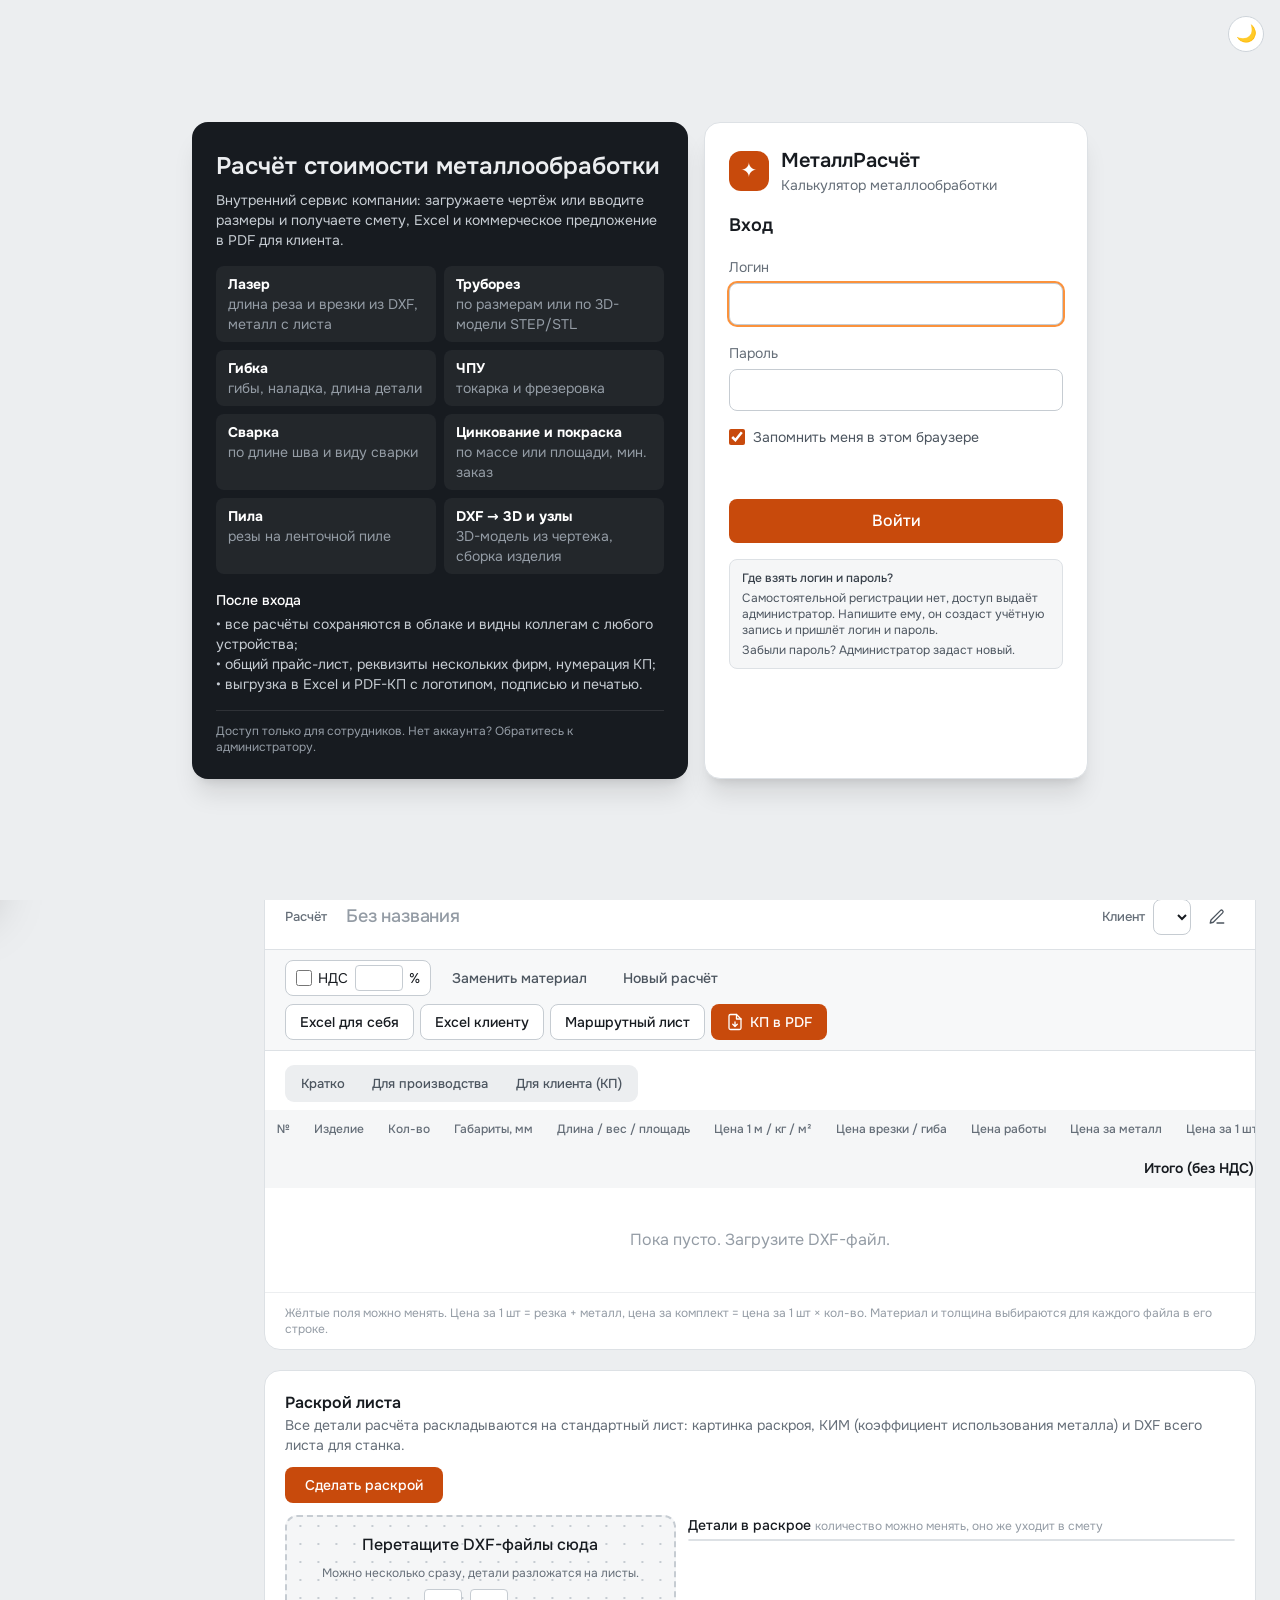
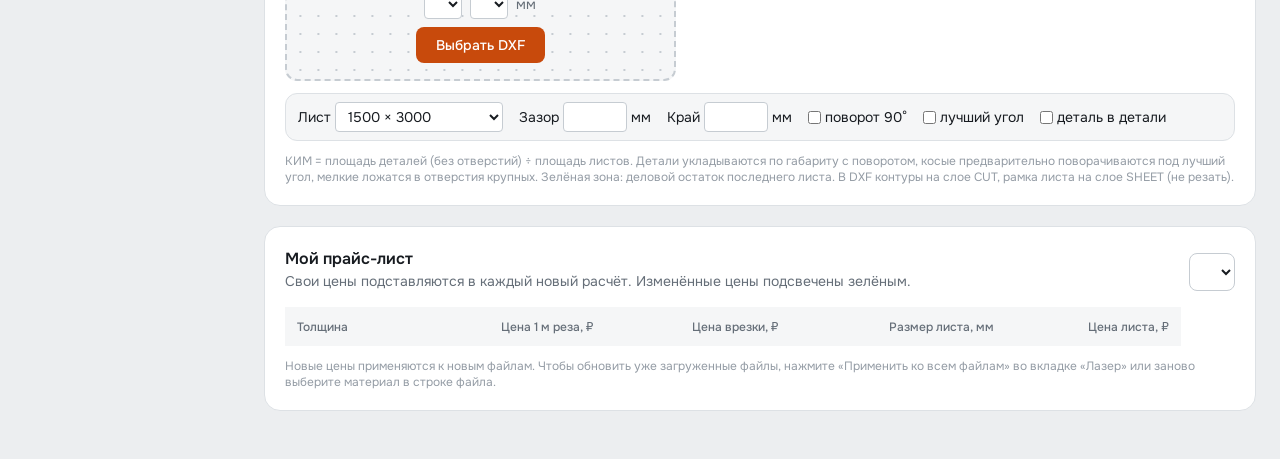
<file: index.html>
<!DOCTYPE html>
<html lang="ru">
<head>
  <meta charset="UTF-8">
  <meta name="viewport" content="width=device-width, initial-scale=1.0">
  <title>МеталлРасчёт — лазерная резка</title>
  <!-- Установка сайта как приложения (значок «Установить» в адресной строке Edge/Chrome/Яндекс) -->
  <link rel="manifest" href="./assets/manifest-BVs7tvaW.webmanifest">
  <link rel="icon" type="image/png" href="./assets/icon-192-BO0Zujre.png">
  <meta name="theme-color" content="#f97316">

  <!-- Заставка на время загрузки (без внешних файлов — показывается мгновенно) -->
  <style>
    html.booting { background: #0f172a; }
    #bootSplash { position: fixed; inset: 0; z-index: 9999; display: flex; flex-direction: column; align-items: center; justify-content: center;
      background: #0f172a; color: #e2e8f0; font-family: "Segoe UI", system-ui, sans-serif; transition: opacity .25s; }
    #bootSplash .bs-logo { width: 64px; height: 64px; border-radius: 16px; background: #f97316; color: #fff; font-size: 34px;
      display: flex; align-items: center; justify-content: center; margin-bottom: 14px; }
    #bootSplash .bs-title { font-size: 20px; font-weight: 600; }
    #bootSplash .bs-sub { color: #94a3b8; font-size: 14px; margin-top: 4px; }
    #bootSplash .bs-spin { width: 26px; height: 26px; border: 3px solid #334155; border-top-color: #f97316; border-radius: 50%;
      margin-top: 18px; animation: bsSpin .8s linear infinite; }
    @keyframes bsSpin { to { transform: rotate(360deg); } }
    /* Onest (SIL OFL, fonts/OFL.txt) — своя копия, без внешних CDN */
    @font-face { font-family: 'Onest'; font-style: normal; font-display: swap; font-weight: 100 900;
      src: url('./assets/onest-cyrillic-wght-normal-DayYxulF.woff2') format('woff2');
      unicode-range: U+0301, U+0400-045F, U+0490-0491, U+04B0-04B1, U+2116; }
    @font-face { font-family: 'Onest'; font-style: normal; font-display: swap; font-weight: 100 900;
      src: url('./assets/onest-latin-wght-normal-Dun_Rd-l.woff2') format('woff2');
      unicode-range: U+0000-00FF, U+0131, U+0152-0153, U+02BB-02BC, U+02C6, U+02DA, U+02DC, U+0304, U+0308, U+0329, U+2000-206F, U+20AC, U+2122, U+2191, U+2193, U+2212, U+2215, U+FEFF, U+FFFD; }
  </style>
  <script>document.documentElement.classList.add('booting');</script>

  <!-- three.js для конвертера DXF → 3D (локальная копия, см. vendor/) -->

  <link rel="stylesheet" href="./assets/style.5a00731037.css">
  <link rel="stylesheet" href="./assets/theme.6f5d2c500f.css">
  <script src="./assets/theme.af2308d8ce.js"></script>
  <script type="importmap">
    {
      "imports": {
        "three": "./vendor/three/three.module.js",
        "three/addons/": "./vendor/three/addons/"
      }
    }
  </script>
    <script type="module" crossorigin src="./assets/main-BwPGRtGW.js"></script>
  </head>
<body class="bg-slate-50 text-slate-800 min-h-screen">
  <div id="bootSplash"><div class="bs-logo">✦</div><div class="bs-title">МеталлРасчёт</div><div class="bs-sub">Загрузка…</div><div class="bs-spin"></div></div>
  <script>setTimeout(function () { var s = document.getElementById('bootSplash'); if (s) s.remove(); document.documentElement.classList.remove('booting'); }, 30000);</script>

  <div class="app-shell">
  <!-- Боковая навигация: вкладки по технологиям. Кнопки с data-tab переключает app.js (switchTab), порядок и группы — только вид -->
  <nav id="mainNav" class="main-nav" aria-label="Разделы">
    <div class="nav-brand">
      <span class="nav-logo" aria-hidden="true">✦</span>
      <span class="nav-brand-text">
        <span class="nav-brand-name">МеталлРасчёт</span>
        <span class="nav-brand-sub">металлообработка</span>
      </span>
      <button type="button" class="nav-close" data-nav-close aria-label="Закрыть меню">
        <svg viewBox="0 0 24 24" aria-hidden="true"><path d="M18 6 6 18M6 6l12 12"/></svg>
      </button>
    </div>
    <div class="nav-scroll">
      <div class="nav-group">
        <p class="nav-group-title">Резка</p>
        <button type="button" data-tab="laser" class="tab-btn"><svg class="ico" viewBox="0 0 24 24" aria-hidden="true"><circle cx="6" cy="6" r="3"/><circle cx="6" cy="18" r="3"/><path d="M20 4 8.12 15.88M14.47 14.48 20 20M8.12 8.12 12 12"/></svg><span>Лазер</span></button>
        <button type="button" data-tab="nest" class="tab-btn" title="Раскладка деталей на лист, КИМ, DXF листа"><svg class="ico" viewBox="0 0 24 24" aria-hidden="true"><rect x="3" y="3" width="7" height="7" rx="1"/><rect x="14" y="3" width="7" height="7" rx="1"/><rect x="14" y="14" width="7" height="7" rx="1"/><rect x="3" y="14" width="7" height="7" rx="1"/></svg><span>Раскрой листа</span></button>
        <button type="button" data-tab="tube" class="tab-btn"><svg class="ico" viewBox="0 0 24 24" aria-hidden="true"><ellipse cx="12" cy="5" rx="8" ry="3"/><path d="M4 5v14a8 3 0 0 0 16 0V5"/></svg><span>Труборез</span></button>
        <button type="button" data-tab="tnest" class="tab-btn" title="Оптимизатор хлыстов: раскрой трубы и профиля"><svg class="ico" viewBox="0 0 24 24" aria-hidden="true"><path d="M21.3 15.3a2.4 2.4 0 0 1 0 3.4l-2.6 2.6a2.4 2.4 0 0 1-3.4 0L2.7 8.7a2.41 2.41 0 0 1 0-3.4l2.6-2.6a2.41 2.41 0 0 1 3.4 0Z"/><path d="m14.5 12.5 2-2M11.5 9.5l2-2M8.5 6.5l2-2M17.5 15.5l2-2"/></svg><span>Раскрой трубы</span></button>
        <button type="button" data-tab="saw" class="tab-btn"><svg class="ico" viewBox="0 0 24 24" aria-hidden="true"><path d="M3 18h18M3 14l2-2 2 2 2-2 2 2 2-2 2 2 2-2 2 2 2-2"/></svg><span>Пила</span></button>
      </div>
      <div class="nav-group">
        <p class="nav-group-title">Обработка</p>
        <button type="button" data-tab="bend" class="tab-btn"><svg class="ico" viewBox="0 0 24 24" aria-hidden="true"><path d="M4 20V11a7 7 0 0 1 7-7h9"/></svg><span>Гибка</span></button>
        <button type="button" data-tab="weld" class="tab-btn"><svg class="ico" viewBox="0 0 24 24" aria-hidden="true"><path d="M8.5 14.5A2.5 2.5 0 0 0 11 12c0-1.38-.5-2-1-3-1.07-2.14-.22-4.05 2-6 .5 2.5 2 4.9 4 6.5 2 1.6 3 3.5 3 5.5a7 7 0 1 1-14 0c0-1.15.43-2.29 1-3a2.5 2.5 0 0 0 2.5 2.5z"/></svg><span>Сварка</span></button>
        <button type="button" data-tab="cnc" class="tab-btn"><svg class="ico" viewBox="0 0 24 24" aria-hidden="true"><path d="M12 2v5M8 7h8l-1 9H9z"/><path d="M12 16v3M7 22h10"/></svg><span>ЧПУ: токарка и фрезеровка</span></button>
      </div>
      <div class="nav-group">
        <p class="nav-group-title">Покрытие</p>
        <button type="button" data-tab="coat" class="tab-btn"><svg class="ico" viewBox="0 0 24 24" aria-hidden="true"><path d="M12 22s8-4 8-10V5l-8-3-8 3v7c0 6 8 10 8 10z"/></svg><span>Цинкование</span></button>
        <button type="button" data-tab="paint" class="tab-btn"><svg class="ico" viewBox="0 0 24 24" aria-hidden="true"><path d="M12 22a7 7 0 0 0 7-7c0-2-1-3.9-3-5.5s-3.5-4-4-6.5c-.5 2.5-2 4.9-4 6.5C6 11.1 5 13 5 15a7 7 0 0 0 7 7z"/></svg><span>Покраска</span></button>
      </div>
      <div class="nav-group">
        <p class="nav-group-title">Сборка</p>
        <button type="button" data-tab="hw" class="tab-btn"><svg class="ico" viewBox="0 0 24 24" aria-hidden="true"><path d="M21 16V8l-9-5-9 5v8l9 5 9-5z"/><circle cx="12" cy="12" r="3"/></svg><span>Метизы</span></button>
        <button type="button" data-tab="node" class="tab-btn"><svg class="ico" viewBox="0 0 24 24" aria-hidden="true"><path d="M12 2 2 7l10 5 10-5-10-5z"/><path d="m2 17 10 5 10-5M2 12l10 5 10-5"/></svg><span>Узел (сборка)</span></button>
      </div>
      <div class="nav-group">
        <p class="nav-group-title">Инструменты</p>
        <button type="button" data-tab="tpl" class="tab-btn" title="Типовые детали без DXF: фланец, пластина, косынка, шайба"><svg class="ico" viewBox="0 0 24 24" aria-hidden="true"><circle cx="12" cy="12" r="9"/><circle cx="12" cy="12" r="3"/><path d="M12 5.5v.01M12 18.5v.01M5.5 12h.01M18.5 12h.01"/></svg><span>Шаблоны деталей</span></button>
        <button id="photoBtn" type="button" data-feature="photo" class="tab-btn" title="Сфотографируйте бумажный чертёж: ИИ прочитает размеры и построит DXF"><svg class="ico" viewBox="0 0 24 24" aria-hidden="true"><path d="M14.5 4h-5L7 7H4a2 2 0 0 0-2 2v9a2 2 0 0 0 2 2h16a2 2 0 0 0 2-2V9a2 2 0 0 0-2-2h-3z"/><circle cx="12" cy="13" r="3"/></svg><span>Чертёж с фото</span></button>
        <button type="button" data-tab="conv" class="tab-btn" title="Конвертер DXF в 3D"><svg class="ico" viewBox="0 0 24 24" aria-hidden="true"><path d="M21 8l-9-5-9 5 9 5 9-5z"/><path d="M3 8v8l9 5 9-5V8M12 13v8"/></svg><span>DXF → 3D</span></button>
      </div>
    </div>
  </nav>
  <div class="nav-backdrop" data-nav-close aria-hidden="true"></div>

  <div class="app-main">
  <!-- Шапка -->
  <header class="app-header">
    <div class="app-header-row">
      <button type="button" class="hdr-icon-btn nav-open" data-nav-open aria-label="Разделы">
        <svg class="ico" viewBox="0 0 24 24" aria-hidden="true"><path d="M4 6h16M4 12h16M4 18h16"/></svg>
      </button>
      <span class="hdr-brand" aria-hidden="true"><span class="nav-logo">✦</span></span>
      <h1 class="sr-only">МеталлРасчёт</h1>
      <button id="historyBtn" type="button" class="hidden btn btn-secondary btn-history" title="Все сохранённые расчёты и сметы">
        <svg class="ico" viewBox="0 0 24 24" aria-hidden="true"><path d="M8 6h13M8 12h13M8 18h13M3 6h.01M3 12h.01M3 18h.01"/></svg>
        <span class="max-sm:hidden">Мои расчёты</span>
      </button>
      <div class="ml-auto flex items-center gap-2">
        <div id="userBox" class="hidden flex items-center gap-2 text-sm">
          <button id="sendBtn" data-feature="machines" type="button" class="btn btn-primary" title="Отправить чертежи на станок (лазер)">
            <svg class="ico" viewBox="0 0 24 24" aria-hidden="true"><path d="m22 2-11 11M22 2l-7 20-4-9-9-4z"/></svg>
            <span class="max-sm:hidden">На станок</span>
          </button>
          <button id="clientsBtn" type="button" class="btn btn-ghost" title="База клиентов: реквизиты и персональные скидки">
            <svg class="ico" viewBox="0 0 24 24" aria-hidden="true"><path d="M16 21v-2a4 4 0 0 0-4-4H6a4 4 0 0 0-4 4v2"/><circle cx="9" cy="7" r="4"/><path d="M22 21v-2a4 4 0 0 0-3-3.87M16 3.13a4 4 0 0 1 0 7.75"/></svg>
            <span class="max-md:hidden">Клиенты</span>
          </button>
          <button type="button" data-theme-btn class="hdr-icon-btn" title="Тёмная тема"></button>
          <details class="user-menu" data-menu>
            <summary class="user-menu-btn" title="Аккаунт, фирма, тариф">
              <span class="user-avatar" aria-hidden="true">
                <svg viewBox="0 0 24 24"><circle cx="12" cy="8" r="4"/><path d="M4 21a8 8 0 0 1 16 0"/></svg>
              </span>
              <span id="userName" class="font-medium max-md:hidden"></span>
              <svg class="ico ico-sm" viewBox="0 0 24 24" aria-hidden="true"><path d="m6 9 6 6 6-6"/></svg>
            </summary>
            <div class="user-menu-panel">
              <div class="user-menu-meta">
                <span id="orgBadge" class="hidden menu-chip" title="Ваша фирма"></span>
                <button id="planBadge" type="button" class="hidden menu-chip menu-chip-plan" title="Тариф вашей фирмы. Нажмите, чтобы посмотреть все тарифы"></button>
                <span id="cloudBadge" class="menu-chip menu-chip-muted"></span>
              </div>
              <button id="companyBtn" type="button" class="menu-item" title="Реквизиты компании, логотип, печать и подпись для КП">
                <svg class="ico" viewBox="0 0 24 24" aria-hidden="true"><rect x="4" y="2" width="16" height="20" rx="2"/><path d="M9 22v-4h6v4M8 6h.01M12 6h.01M16 6h.01M8 10h.01M12 10h.01M16 10h.01M8 14h.01M12 14h.01M16 14h.01"/></svg>
                Реквизиты и печать для КП
              </button>
              <button id="adminBtn" type="button" class="hidden menu-item" title="Владелец сервиса: фирмы-клиенты, логины, оплата, компьютеры">
                <svg class="ico" viewBox="0 0 24 24" aria-hidden="true"><path d="m2 4 3 12h14l3-12-6 7-4-7-4 7z"/><path d="M5 20h14"/></svg>
                Админ-панель
              </button>
              <button id="installBtn" type="button" class="menu-item" title="Установить МеталлРасчёт как приложение: iPhone, Android, Windows">
                <svg class="ico" viewBox="0 0 24 24" aria-hidden="true"><path d="M21 15v4a2 2 0 0 1-2 2H5a2 2 0 0 1-2-2v-4M7 10l5 5 5-5M12 15V3"/></svg>
                Установить как приложение
              </button>
              <div class="menu-sep"></div>
              <button id="logoutBtn" type="button" class="menu-item">
                <svg class="ico" viewBox="0 0 24 24" aria-hidden="true"><path d="M9 21H5a2 2 0 0 1-2-2V5a2 2 0 0 1 2-2h4M16 17l5-5-5-5M21 12H9"/></svg>
                Выйти
              </button>
            </div>
          </details>
        </div>
      </div>
    </div>
  </header>

  <!-- Панель «Мои расчёты» -->
  <div id="historyBackdrop" class="hidden fixed inset-0 bg-slate-900/40 z-40"></div>
  <aside id="historyDrawer" class="history-drawer fixed top-0 left-0 h-full w-full max-w-md bg-white z-50 shadow-2xl flex flex-col">
    <div class="flex items-center justify-between px-5 py-4 border-b border-slate-200">
      <h2 class="font-semibold text-lg">Мои расчёты <span id="historyCount" class="text-slate-400 font-normal"></span></h2>
      <button aria-label="Закрыть" id="historyClose" type="button" class="text-slate-400 hover:text-slate-700 text-xl px-2" title="Закрыть">✕</button>
    </div>
    <div class="px-5 py-3 space-y-2 border-b border-slate-100">
      <button id="historyNewBtn" type="button" class="w-full rounded-lg bg-orange-500 text-white px-4 py-2 text-sm font-medium hover:bg-orange-600">
        + Новый расчёт
      </button>
      <input id="historySearch" type="search" placeholder="Поиск по названию или файлу"
        class="w-full rounded-lg border border-slate-300 px-3 py-2 text-sm focus:outline-none focus:ring-2 focus:ring-orange-400">
      <div id="historyFilters" class="flex flex-wrap gap-1"></div>
    </div>
    <p id="historyLoading" class="hidden text-xs text-slate-400 text-center pt-2">Обновляю список…</p>
    <div id="historyList" class="flex-1 overflow-y-auto px-3 py-3 space-y-2"></div>
    <div class="px-5 py-3 border-t border-slate-100 space-y-2">
      <div class="grid grid-cols-2 gap-2">
        <button id="archiveDownloadBtn" type="button" class="rounded-lg border border-slate-300 px-3 py-2 text-sm hover:bg-slate-50" title="Все расчёты, прайс и реквизиты в одном файле">Скачать архив</button>
        <button id="archiveRestoreBtn" type="button" class="rounded-lg border border-slate-300 px-3 py-2 text-sm hover:bg-slate-50" title="Загрузить расчёты из файла архива">Восстановить из архива</button>
      </div>
      <input id="archiveFileInput" type="file" accept=".json,application/json" class="hidden">
      <p id="historyNote" class="text-xs text-slate-400"></p>
    </div>
  </aside>

  <!-- Выбор сохранённого расчёта для узла -->
  <div id="pickCalcModal" class="hidden fixed inset-0 z-50 flex items-center justify-center p-4">
    <div id="pickCalcBackdrop" class="absolute inset-0 bg-slate-900/40"></div>
    <div class="relative w-full max-w-lg max-h-[80vh] bg-white rounded-2xl shadow-2xl flex flex-col">
      <div class="flex items-center justify-between px-5 py-4 border-b border-slate-200">
        <h2 class="font-semibold">Добавить в узел из моих расчётов</h2>
        <button aria-label="Закрыть" id="pickCalcClose" type="button" class="text-slate-400 hover:text-slate-700 text-xl px-2" title="Закрыть">✕</button>
      </div>
      <div class="px-5 py-3 border-b border-slate-100">
        <input id="pickCalcSearch" type="search" placeholder="Поиск по названию или файлу"
          class="w-full rounded-lg border border-slate-300 px-3 py-2 text-sm focus:outline-none focus:ring-2 focus:ring-violet-400">
      </div>
      <div id="pickCalcList" class="flex-1 overflow-y-auto px-3 py-3 space-y-2"></div>
    </div>
  </div>

  <!-- Реквизиты компании и настройки КП -->
  <div id="companyModal" class="hidden fixed inset-0 z-[55] flex items-center justify-center p-4">
    <div class="absolute inset-0 bg-slate-900/40" onclick="closeCompanyModal()"></div>
    <div class="relative w-full max-w-3xl max-h-[90vh] overflow-y-auto bg-white rounded-2xl shadow-2xl p-5 space-y-4">
      <div class="flex items-center justify-between">
        <div>
          <h2 class="font-semibold text-lg">Реквизиты для КП</h2>
          <p class="text-xs text-slate-500">Можно завести несколько фирм и при выпуске КП выбрать, от какой. В облаке реквизиты общие для всех сотрудников.</p>
        </div>
        <button aria-label="Закрыть" id="companyClose" type="button" class="text-slate-400 hover:text-slate-700 text-xl px-2">✕</button>
      </div>
      <div class="flex flex-wrap items-center gap-2 rounded-xl bg-slate-50 border border-slate-200 p-2.5">
        <span class="text-xs text-slate-500">Компания:</span>
        <select id="companySelect" class="min-w-[12rem] flex-1 rounded-lg border border-slate-300 px-2.5 py-1.5 text-sm bg-white"></select>
        <button id="companyAddBtn" type="button" class="rounded-lg border border-slate-300 bg-white px-3 py-1.5 text-sm hover:bg-slate-100">＋ Добавить компанию</button>
        <button id="companyDelBtn" type="button" class="rounded-lg border border-rose-200 bg-white text-rose-600 px-3 py-1.5 text-sm hover:bg-rose-50">Удалить</button>
      </div>
      <div id="companyFields" class="grid gap-3 sm:grid-cols-2"></div>
      <div class="grid gap-3 sm:grid-cols-3">
          <div class="rounded-lg border border-slate-200 p-2 space-y-1">
            <div class="text-xs font-medium">Логотип</div>
            <div id="companyImg_logo" class="h-16 flex items-center justify-center bg-slate-50 rounded"></div>
            <div class="flex gap-1">
              <label data-feature="whitelabel" class="flex-1 text-center rounded border border-slate-300 px-2 py-1 text-xs cursor-pointer hover:bg-slate-50">Загрузить<input id="companyFile_logo" type="file" accept="image/png,image/jpeg,image/webp" class="hidden"></label>
              <button aria-label="Убрать" id="companyDel_logo" type="button" class="rounded border border-slate-300 px-2 py-1 text-xs hover:bg-slate-50" title="Убрать">✕</button>
            </div>
            <div class="text-[10px] text-slate-400 leading-tight">в шапке КП</div>
          </div>
          <div class="rounded-lg border border-slate-200 p-2 space-y-1">
            <div class="text-xs font-medium">Печать</div>
            <div id="companyImg_stamp" class="h-16 flex items-center justify-center bg-slate-50 rounded"></div>
            <div class="flex gap-1">
              <label data-feature="whitelabel" class="flex-1 text-center rounded border border-slate-300 px-2 py-1 text-xs cursor-pointer hover:bg-slate-50">Загрузить<input id="companyFile_stamp" type="file" accept="image/png,image/jpeg,image/webp" class="hidden"></label>
              <button aria-label="Убрать" id="companyDel_stamp" type="button" class="rounded border border-slate-300 px-2 py-1 text-xs hover:bg-slate-50" title="Убрать">✕</button>
            </div>
            <div class="text-[10px] text-slate-400 leading-tight">PNG с прозрачным фоном, ляжет поверх подписи</div>
          </div>
          <div class="rounded-lg border border-slate-200 p-2 space-y-1">
            <div class="text-xs font-medium">Подпись</div>
            <div id="companyImg_signature" class="h-16 flex items-center justify-center bg-slate-50 rounded"></div>
            <div class="flex gap-1">
              <label data-feature="whitelabel" class="flex-1 text-center rounded border border-slate-300 px-2 py-1 text-xs cursor-pointer hover:bg-slate-50">Загрузить<input id="companyFile_signature" type="file" accept="image/png,image/jpeg,image/webp" class="hidden"></label>
              <button aria-label="Убрать" id="companyDel_signature" type="button" class="rounded border border-slate-300 px-2 py-1 text-xs hover:bg-slate-50" title="Убрать">✕</button>
            </div>
            <div class="text-[10px] text-slate-400 leading-tight">PNG с прозрачным фоном</div>
          </div>
      </div>
      <div class="grid gap-3 sm:grid-cols-3">
        <label class="block">
          <span class="text-xs text-slate-500">Срок действия КП, дней</span>
          <input id="companyValidity" type="number" min="1" step="1" class="mt-0.5 w-full rounded-lg border border-slate-300 px-2.5 py-1.5 text-sm">
        </label>
        <label class="block sm:col-span-2">
          <span class="text-xs text-slate-500">Вступительный текст</span>
          <input id="companyIntro" type="text" class="mt-0.5 w-full rounded-lg border border-slate-300 px-2.5 py-1.5 text-sm">
        </label>
      </div>
      <label class="block">
        <span class="text-xs text-slate-500">Условия по умолчанию (сроки, оплата, доставка)</span>
        <textarea id="companyTerms" rows="3" class="mt-0.5 w-full rounded-lg border border-slate-300 px-2.5 py-1.5 text-sm"></textarea>
      </label>
      <div class="flex justify-end">
        <button id="companySave" type="button" class="rounded-lg bg-sky-600 text-white px-5 py-2 font-medium hover:bg-sky-700">Сохранить реквизиты</button>
      </div>
    </div>
  </div>

  <!-- Выпуск PDF-КП -->
  <div id="kpModal" class="hidden fixed inset-0 z-50 flex items-center justify-center p-4">
    <div class="absolute inset-0 bg-slate-900/40" onclick="document.getElementById('kpModal').classList.add('hidden')"></div>
    <div class="relative w-full max-w-lg bg-white rounded-2xl shadow-2xl p-5 space-y-3">
      <div class="flex items-center justify-between">
        <h2 class="font-semibold text-lg">Коммерческое предложение</h2>
        <button aria-label="Закрыть" id="kpClose" type="button" class="text-slate-400 hover:text-slate-700 text-xl px-2">✕</button>
      </div>
      <label class="block">
        <span class="text-xs text-slate-500">От какой компании</span>
        <select id="kpCompany" class="mt-0.5 w-full rounded-lg border border-slate-300 px-2.5 py-1.5 text-sm bg-white"></select>
      </label>
      <p id="kpCompanyHint" class="hidden text-sm rounded-lg bg-amber-50 text-amber-800 px-3 py-2">У этой компании не заполнены реквизиты. <button id="kpCompanyLink" type="button" class="underline font-medium">заполнить</button>.</p>
      <label class="block">
        <span class="text-xs text-slate-500">Клиент из базы (скидка и реквизиты подставятся)</span>
        <select id="kpClient" class="mt-0.5 w-full rounded-lg border border-slate-300 px-2.5 py-1.5 text-sm bg-white"></select>
        <span id="kpClientReq" class="block whitespace-pre-line text-[11px] text-slate-500 mt-0.5"></span>
      </label>
      <label class="block">
        <span class="text-xs text-slate-500">Заказчик (кому)</span>
        <input id="kpCustomer" type="text" placeholder="например: ООО «Ромашка», Иванов И.И." class="mt-0.5 w-full rounded-lg border border-slate-300 px-2.5 py-1.5 text-sm">
      </label>
      <div class="grid grid-cols-3 gap-3">
        <label class="block"><span class="text-xs text-slate-500">Номер КП</span>
          <input id="kpNumber" type="text" class="mt-0.5 w-full rounded-lg border border-slate-300 px-2.5 py-1.5 text-sm"></label>
        <label class="block"><span class="text-xs text-slate-500">Дата</span>
          <input id="kpDate" type="date" class="mt-0.5 w-full rounded-lg border border-slate-300 px-2.5 py-1.5 text-sm"></label>
        <label class="block"><span class="text-xs text-slate-500">Действует, дней</span>
          <input id="kpValidity" type="number" min="1" step="1" class="mt-0.5 w-full rounded-lg border border-slate-300 px-2.5 py-1.5 text-sm"></label>
      </div>
      <label class="block">
        <span class="text-xs text-slate-500">Условия</span>
        <textarea id="kpTerms" rows="3" class="mt-0.5 w-full rounded-lg border border-slate-300 px-2.5 py-1.5 text-sm"></textarea>
      </label>
      <p class="text-xs text-slate-400">В КП попадёт клиентская таблица: позиции без внутренних параметров, итоги и НДС по текущим настройкам.</p>
      <div class="flex justify-end">
        <button id="kpMakeBtn" type="button" class="rounded-lg bg-rose-600 text-white px-5 py-2 font-medium hover:bg-rose-700 disabled:opacity-50">Скачать PDF</button>
      </div>
      <div id="kpShareLinks" class="border-t border-slate-200 pt-3 space-y-2">
        <div class="text-sm font-medium">Отправить клиенту ссылкой</div>
        <label class="block"><span class="text-xs text-slate-500">Телефон клиента для WhatsApp (подставится из базы клиентов)</span>
          <input id="kpPhone" type="tel" placeholder="+7 900 123-45-67" class="mt-0.5 w-full rounded-lg border border-slate-300 px-2.5 py-1.5 text-sm"></label>
        <div class="flex flex-wrap gap-2">
          <button id="kpWaBtn" data-feature="share" type="button" class="rounded-lg bg-[#25D366] text-white px-4 py-2 text-sm font-medium hover:brightness-95 disabled:opacity-50">WhatsApp</button>
          <button id="kpTgBtn" data-feature="share" type="button" class="rounded-lg bg-[#229ED9] text-white px-4 py-2 text-sm font-medium hover:brightness-95 disabled:opacity-50">Telegram</button>
          <button id="kpMaxBtn" data-feature="share" type="button" class="rounded-lg bg-gradient-to-r from-[#2E6BFF] to-[#8A3FFC] text-white px-4 py-2 text-sm font-medium hover:brightness-95 disabled:opacity-50" title="Откроется MAX с готовым сообщением, выберите чат клиента">MAX</button>
          <button id="kpLinkBtn" data-feature="share" type="button" class="rounded-lg border border-slate-300 px-4 py-2 text-sm hover:bg-slate-50 disabled:opacity-50">Скопировать ссылку</button>
        </div>
        <p class="text-xs text-slate-400">PDF загрузится в облако, клиенту уйдёт сообщение с суммой и ссылкой. Ссылка работает 30 дней, открывается без входа в программу. В MAX и Telegram чат клиента выбираете сами. Расчёт получит статус «КП отправлено».</p>
      </div>
      <div class="flex justify-end">
        <button id="kpShareFileBtn" type="button" class="hidden text-sm text-sky-700 hover:underline">Поделиться PDF-файлом…</button>
      </div>
    </div>
  </div>

  <!-- Отправка чертежей на станки -->
  <div id="sendModal" class="hidden fixed inset-0 z-50 flex items-center justify-center p-4">
    <div class="absolute inset-0 bg-slate-900/40" onclick="document.getElementById('sendModal').classList.add('hidden')"></div>
    <div class="relative w-full max-w-4xl max-h-[92vh] bg-white rounded-2xl shadow-2xl flex flex-col overflow-hidden">
      <div class="flex items-center justify-between px-5 py-4 border-b border-slate-200">
        <div>
          <h2 class="font-semibold text-lg">Отправить чертёж на станок</h2>
          <p class="text-xs text-slate-500">Файл уходит в облако, агент на компьютере станка забирает его в папку за несколько секунд. Если станок выключен, файл придёт, когда его включат.</p>
        </div>
        <button aria-label="Закрыть" id="sendClose" type="button" class="text-slate-400 hover:text-slate-700 text-xl px-2">✕</button>
      </div>
      <div class="overflow-y-auto p-5 space-y-4">
        <div id="sendSetupWarn" class="hidden rounded-lg bg-amber-50 border border-orange-300 px-3 py-2 text-sm text-amber-800">
          В облаке ещё не включена отправка на станки: выполните в Supabase SQL из файла <b>supabase/machines.sql</b>.
        </div>
        <div>
          <div class="flex items-center justify-between gap-2 mb-1.5">
            <span class="text-sm font-medium">1. Станок</span>
            <button id="machinesSetupBtn" type="button" class="text-xs text-sky-700 hover:underline">Станки и установка агента</button>
          </div>
          <div id="sendMachines" class="grid gap-2 sm:grid-cols-3"></div>
          <div id="machinesSetup" class="hidden mt-2 rounded-xl border border-slate-200 bg-slate-50 p-3 space-y-2 text-sm">
            <p class="text-xs text-slate-600">Названия станков можно поменять. «Установщик агента» скачивает файл для конкретного станка. Запустите его на компьютере этого лазера (один раз).</p>
            <div class="flex flex-wrap items-center gap-3 text-xs">
              <label class="flex items-center gap-1">Папка по умолчанию <input id="agentFolder" type="text" value="C:\Чертежи" class="w-40 rounded border border-slate-300 px-2 py-1 text-sm"></label>
              <label class="flex items-center gap-1"><input id="agentSubfolders" type="checkbox" checked class="accent-orange-500"> раскладывать по подпапкам заказов</label>
            </div>
            <div id="machinesList" class="space-y-1.5"></div>
            <button id="machineAddBtn" type="button" class="text-xs text-sky-700 hover:underline">＋ добавить станок</button>
          </div>
        </div>
        <div>
          <div class="flex flex-wrap items-center justify-between gap-2 mb-1.5">
            <span class="text-sm font-medium">2. Что отправить</span>
            <label class="flex items-center gap-1 text-xs text-slate-600" title="Если чертёж исправлялся (двойные линии, разрывы, масштаб), отправить исправленный, а не исходный файл клиента">
              <input id="sendClean" type="checkbox" checked class="accent-orange-500"> исправленные чертежи вместо исходных</label>
          </div>
          <div id="sendFiles" class="max-h-64 overflow-y-auto rounded-xl border border-slate-200"></div>
          <button id="sendDiskBtn" type="button" class="mt-1.5 text-sm text-sky-700 hover:underline">＋ добавить файл с компьютера (DXF, NC, любой)</button>
          <input id="sendDiskInput" type="file" multiple class="hidden">
        </div>
        <div class="grid gap-3 sm:grid-cols-2">
          <label class="block"><span class="text-sm font-medium">3. Подпапка заказа <span class="text-xs font-normal text-slate-400">внутри папки месяца, например «Ноябрь 2026\18.11»</span></span>
            <span class="flex items-center gap-2 mt-0.5"><input id="sendUseSub" type="checkbox" checked class="accent-orange-500">
            <input id="sendSubfolder" type="text" maxlength="100" class="w-full rounded-lg border border-slate-300 px-2.5 py-1.5 text-sm"></span></label>
          <label class="block"><span class="text-sm font-medium">Комментарий для оператора</span>
            <input id="sendComment" type="text" maxlength="200" placeholder="например: срочно, резать первым" class="mt-0.5 w-full rounded-lg border border-slate-300 px-2.5 py-1.5 text-sm"></label>
        </div>
        <div class="flex justify-end">
          <button id="sendGoBtn" type="button" class="rounded-lg bg-orange-500 text-white px-6 py-2 font-medium hover:bg-orange-600 disabled:opacity-50">Отправить</button>
        </div>
        <div>
          <div class="text-sm font-medium mb-1">История отправок</div>
          <div class="overflow-x-auto rounded-xl border border-slate-200">
            <table class="calc-table text-sm w-full"><tbody id="sendHistory"></tbody></table>
          </div>
        </div>
      </div>
    </div>
  </div>

  <!-- Админ-панель (видна только администратору) -->
  <!-- Чертёж с фото (ИИ → DXF) -->
  <div id="photoModal" class="hidden fixed inset-0 z-50 flex items-stretch sm:items-center justify-center sm:p-4">
    <div class="absolute inset-0 bg-slate-900/40" data-photo-close></div>
    <div class="relative w-full sm:max-w-4xl h-full sm:h-auto sm:max-h-[92vh] bg-white sm:rounded-2xl shadow-2xl flex flex-col overflow-hidden">
      <div class="flex items-center justify-between gap-3 px-4 py-3 border-b border-slate-200">
        <div class="min-w-0">
          <h2 class="font-semibold text-lg">Чертёж с фото</h2>
          <p class="text-xs text-slate-500">ИИ читает размеры на фото и строит точный DXF по числам. Перед добавлением сверьте наложение и размеры. <span id="photoQuota" class="text-slate-400"></span></p>
        </div>
        <button type="button" data-photo-close class="text-2xl leading-none text-slate-400 hover:text-slate-700 px-2" aria-label="Закрыть">×</button>
      </div>
      <div id="photoBody" class="flex-1 overflow-y-auto p-4 space-y-3"></div>
      <input id="photoCam" type="file" accept="image/*" capture="environment" class="hidden">
      <input id="photoPick" type="file" accept="image/jpeg,image/png,image/webp,image/*" multiple class="hidden">
      <input id="photoAdd" type="file" accept="image/jpeg,image/png,image/webp,image/*" multiple class="hidden">
      <input id="photoAddCam" type="file" accept="image/*" capture="environment" class="hidden">
    </div>
  </div>
  <div id="adminModal" class="hidden fixed inset-0 z-50 flex items-center justify-center p-4">
    <div class="absolute inset-0 bg-slate-900/40" data-admin-close></div>
    <div class="relative w-full max-w-5xl max-h-[90vh] bg-white rounded-2xl shadow-2xl flex flex-col overflow-hidden">
      <div class="flex items-center justify-between px-5 py-4 border-b border-slate-200">
        <div>
          <h2 class="font-semibold text-lg">Владелец сервиса</h2>
          <p class="text-xs text-slate-500">Фирмы-клиенты, их логины и компьютеры. Каждая фирма видит только свои расчёты, прайс, реквизиты и станки. Блокировка и окончание оплаты закрывают доступ сразу.</p>
        </div>
        <button aria-label="Закрыть" type="button" data-admin-close class="text-slate-400 hover:text-slate-700 text-xl px-2">✕</button>
      </div>
      <div class="flex gap-1 px-5 pt-3 text-sm">
        <button type="button" data-admin-tab="orgs" class="admin-tab is-active">Фирмы</button>
        <button type="button" data-admin-tab="users" class="admin-tab">Логины</button>
        <button type="button" data-admin-tab="devices" class="admin-tab">Компьютеры</button>
        <button type="button" data-admin-tab="requests" class="admin-tab">Заявки на тариф</button>
        <button type="button" data-admin-tab="log" data-owner-only class="admin-tab">Журнал</button>
        <button type="button" data-admin-tab="push" data-owner-only class="admin-tab">Уведомления</button>
        <span class="flex-1"></span>
        <button id="adminRefresh" type="button" class="text-xs text-sky-600 hover:underline">Обновить</button>
      </div>
      <div id="adminBody" class="overflow-auto px-5 py-4 min-h-[12rem]"></div>
    </div>
  </div>

  <!-- База клиентов -->
  <div id="clientsModal" class="hidden fixed inset-0 z-50 flex items-center justify-center p-4">
    <div class="absolute inset-0 bg-slate-900/40" onclick="closeClientsModal()"></div>
    <div class="relative w-full max-w-4xl max-h-[90vh] bg-white rounded-2xl shadow-2xl flex flex-col overflow-hidden">
      <div class="flex items-center justify-between px-5 py-4 border-b border-slate-200">
        <div>
          <h2 class="font-semibold text-lg">База клиентов</h2>
          <p class="text-xs text-slate-500">Реквизиты и персональная скидка. Выберите клиента в смете: скидка применится, реквизиты попадут в КП. В облаке база общая для всех сотрудников.</p>
        </div>
        <button aria-label="Закрыть" id="clientsClose" type="button" class="text-slate-400 hover:text-slate-700 text-xl px-2">✕</button>
      </div>
      <div class="grid md:grid-cols-[16rem_1fr] min-h-0 flex-1">
        <div class="border-r border-slate-200 flex flex-col min-h-0">
          <div class="p-3 space-y-2 border-b border-slate-100">
            <input id="clientsSearch" type="search" placeholder="Поиск: название, ИНН, телефон" class="w-full rounded-lg border border-slate-300 px-2.5 py-1.5 text-sm">
            <button id="clientNewBtn" type="button" class="w-full rounded-lg bg-sky-600 text-white px-3 py-1.5 text-sm font-medium hover:bg-sky-700">＋ Новый клиент</button>
          </div>
          <div id="clientsList" class="overflow-y-auto p-2 space-y-1 max-h-[22rem] md:max-h-none flex-1"></div>
        </div>
        <div class="p-5 overflow-y-auto">
          <p id="clientFormEmpty" class="text-sm text-slate-400">Выберите клиента слева или создайте нового.</p>
          <div id="clientFormWrap" class="hidden space-y-4">
            <div id="clientFields" class="grid gap-3 sm:grid-cols-2"></div>
            <div class="flex flex-wrap justify-between gap-2">
              <button id="clientDelBtn" type="button" class="rounded-lg border border-rose-200 text-rose-600 px-3 py-2 text-sm hover:bg-rose-50">Удалить</button>
              <div class="flex flex-wrap gap-2">
                <button id="clientUseBtn" type="button" class="rounded-lg border border-emerald-300 text-emerald-700 px-3 py-2 text-sm hover:bg-emerald-50">Выбрать для текущей сметы</button>
                <button id="clientSaveBtn" type="button" class="rounded-lg bg-sky-600 text-white px-5 py-2 text-sm font-medium hover:bg-sky-700">Сохранить</button>
              </div>
            </div>
          </div>
        </div>
      </div>
    </div>
  </div>

  <!-- Глобальная замена материала -->
  <div id="replaceModal" class="hidden fixed inset-0 z-50 flex items-center justify-center p-4">
    <div class="absolute inset-0 bg-slate-900/40" onclick="document.getElementById('replaceModal').classList.add('hidden')"></div>
    <div class="relative w-full max-w-lg bg-white rounded-2xl shadow-2xl p-5 space-y-4">
      <div class="flex items-center justify-between">
        <h2 class="font-semibold text-lg">Замена материала</h2>
        <button aria-label="Закрыть" id="rpClose" type="button" class="text-slate-400 hover:text-slate-700 text-xl px-2">✕</button>
      </div>
      <p class="text-xs text-slate-500">Меняет металл и толщину сразу во всём расчёте (и внутри узлов). Цены резки, металла, гибки и сварки берутся из прайса нового металла, вес пересчитывается. Новый итог виден до применения.</p>
      <label class="block"><span class="text-xs text-slate-500">Заменить</span>
        <select id="rpFrom" class="mt-0.5 w-full rounded-lg border border-slate-300 px-2.5 py-1.5 text-sm bg-white"></select></label>
      <div class="grid grid-cols-[1fr_8rem] gap-3">
        <label class="block"><span class="text-xs text-slate-500">На металл</span>
          <select id="rpToMat" class="mt-0.5 w-full rounded-lg border border-slate-300 px-2.5 py-1.5 text-sm bg-white"></select></label>
        <label class="block"><span class="text-xs text-slate-500">Толщина, мм</span>
          <select id="rpToTh" class="mt-0.5 w-full rounded-lg border border-slate-300 px-2.5 py-1.5 text-sm bg-white"></select></label>
      </div>
      <label class="flex items-start gap-2 text-sm text-slate-600"><input id="rpServices" type="checkbox" checked class="mt-0.5 accent-violet-600">
        <span>Заменить и в гибке, сварке, трубах <span class="block text-xs text-slate-400">гибка и сварка той же толщины получат новый металл и толщину; трубы только при замене «Все материалы» (меняется металл, стенка остаётся)</span></span></label>
      <div id="rpPreview" class="rounded-xl bg-violet-50 px-4 py-3 space-y-0.5"></div>
      <div class="flex justify-end gap-2">
        <button type="button" onclick="document.getElementById('replaceModal').classList.add('hidden')" class="rounded-lg border border-slate-300 px-4 py-2 text-sm hover:bg-slate-50">Отмена</button>
        <button id="rpApply" type="button" class="rounded-lg bg-violet-600 text-white px-5 py-2 text-sm font-medium hover:bg-violet-700 disabled:opacity-40">Заменить</button>
      </div>
    </div>
  </div>

  <!-- Маршрутный лист -->
  <div id="routeModal" class="hidden fixed inset-0 z-50 flex items-center justify-center p-4">
    <div class="absolute inset-0 bg-slate-900/40" onclick="document.getElementById('routeModal').classList.add('hidden')"></div>
    <div class="relative w-full max-w-lg bg-white rounded-2xl shadow-2xl p-5 space-y-3">
      <div class="flex items-center justify-between">
        <h2 class="font-semibold text-lg">Маршрутный лист для цеха</h2>
        <button aria-label="Закрыть" id="routeClose" type="button" class="text-slate-400 hover:text-slate-700 text-xl px-2">✕</button>
      </div>
      <p class="text-xs text-slate-500">Без цен. Все операции по участкам, эскизы деталей лазера, количество, графы «Исполнитель / Дата / ОТК» и QR-код с номером заказа.</p>
      <div class="grid grid-cols-3 gap-3">
        <label class="block"><span class="text-xs text-slate-500">Номер заказа</span>
          <input id="routeNumber" type="text" class="mt-0.5 w-full rounded-lg border border-slate-300 px-2.5 py-1.5 text-sm"></label>
        <label class="block"><span class="text-xs text-slate-500">Дата выдачи</span>
          <input id="routeDate" type="date" class="mt-0.5 w-full rounded-lg border border-slate-300 px-2.5 py-1.5 text-sm"></label>
        <label class="block"><span class="text-xs text-slate-500">Срок изготовления</span>
          <input id="routeDue" type="date" class="mt-0.5 w-full rounded-lg border border-slate-300 px-2.5 py-1.5 text-sm"></label>
      </div>
      <div class="grid grid-cols-2 gap-3">
        <label class="block"><span class="text-xs text-slate-500">Заказчик</span>
          <input id="routeCustomer" type="text" class="mt-0.5 w-full rounded-lg border border-slate-300 px-2.5 py-1.5 text-sm"></label>
        <label class="block"><span class="text-xs text-slate-500">Ответственный / мастер</span>
          <input id="routeMaster" type="text" class="mt-0.5 w-full rounded-lg border border-slate-300 px-2.5 py-1.5 text-sm"></label>
      </div>
      <label class="block"><span class="text-xs text-slate-500">Примечание для цеха</span>
        <textarea id="routeNote" rows="2" placeholder="например: кромки зачистить, упаковка в плёнку" class="mt-0.5 w-full rounded-lg border border-slate-300 px-2.5 py-1.5 text-sm"></textarea></label>
      <div class="flex justify-end">
        <button id="routeMakeBtn" type="button" class="rounded-lg bg-slate-800 text-white px-5 py-2 font-medium hover:bg-slate-900 disabled:opacity-50">Скачать PDF</button>
      </div>
    </div>
  </div>

  <!-- Окно входа -->
  <div id="authOverlay" class="hidden fixed inset-0 z-[60] bg-slate-100 overflow-y-auto">
   <button type="button" data-theme-btn class="theme-btn fixed top-4 right-4 z-10" title="Тёмная тема">🌙</button>
   <div class="min-h-full flex items-center justify-center p-4">
   <div class="w-full max-w-4xl grid gap-4 md:grid-cols-[1fr_24rem] items-stretch">
    <form id="authForm" class="md:order-2 w-full bg-white rounded-2xl border border-slate-200 shadow-xl p-6 space-y-4" autocomplete="on">
      <div class="flex items-center gap-3">
        <div class="w-10 h-10 rounded-xl bg-orange-500 text-white flex items-center justify-center text-xl font-bold">✦</div>
        <div>
          <div class="text-xl font-semibold">МеталлРасчёт</div>
          <div class="text-sm text-slate-500">Калькулятор металлообработки</div>
        </div>
      </div>
      <div>
        <h2 id="authTitle" class="text-lg font-semibold">Вход</h2>
      </div>
      <label class="block">
        <span class="text-sm text-slate-500">Логин</span>
        <input id="authLogin" name="username" type="text" autocomplete="username"
          class="mt-1 w-full rounded-lg border border-slate-300 px-3 py-2 focus:outline-none focus:ring-2 focus:ring-orange-400">
      </label>
      <label class="block">
        <span class="text-sm text-slate-500">Пароль</span>
        <input id="authPassword" name="password" type="password" autocomplete="current-password"
          class="mt-1 w-full rounded-lg border border-slate-300 px-3 py-2 focus:outline-none focus:ring-2 focus:ring-orange-400">
      </label>
      <label id="authPassword2Wrap" class="block hidden">
        <span class="text-sm text-slate-500">Повторите пароль</span>
        <input id="authPassword2" type="password" autocomplete="new-password"
          class="mt-1 w-full rounded-lg border border-slate-300 px-3 py-2 focus:outline-none focus:ring-2 focus:ring-orange-400">
      </label>
      <label class="flex items-center gap-2 text-sm text-slate-600">
        <input id="authRemember" type="checkbox" checked class="w-4 h-4 accent-orange-500">
        Запомнить меня в этом браузере
      </label>
      <p id="authError" class="text-sm text-red-600 min-h-[1.25rem]"></p>
      <button id="authSubmit" type="submit" class="w-full rounded-lg bg-orange-500 text-white px-4 py-2.5 font-medium hover:bg-orange-600">Войти</button>
      <p class="hidden"><span id="authSwitchText"></span><button id="authSwitch" type="button"></button></p>
      <div class="rounded-lg bg-slate-50 border border-slate-200 px-3 py-2.5 text-xs text-slate-600 space-y-1">
        <div class="font-medium text-slate-700">Где взять логин и пароль?</div>
        <p>Самостоятельной регистрации нет, доступ выдаёт администратор. Напишите ему, он создаст учётную запись и пришлёт логин и пароль.</p>
        <p>Забыли пароль? Администратор задаст новый.</p>
      </div>
    </form>

    <!-- Информация для тех, у кого ещё нет аккаунта -->
    <aside class="md:order-1 rounded-2xl bg-slate-900 text-slate-100 p-6 space-y-4 shadow-xl">
      <div>
                <h2 class="text-2xl font-semibold mt-1">Расчёт стоимости металлообработки</h2>
        <p class="text-sm text-slate-300 mt-2">Внутренний сервис компании: загружаете чертёж или вводите размеры и получаете смету, Excel и коммерческое предложение в PDF для клиента.</p>
      </div>
      <ul class="grid gap-2 sm:grid-cols-2 text-sm">
        <li class="rounded-lg bg-white/5 px-3 py-2"><b class="text-white">Лазер</b><br><span class="text-slate-400">длина реза и врезки из DXF, металл с листа</span></li>
        <li class="rounded-lg bg-white/5 px-3 py-2"><b class="text-white">Труборез</b><br><span class="text-slate-400">по размерам или по 3D-модели STEP/STL</span></li>
        <li class="rounded-lg bg-white/5 px-3 py-2"><b class="text-white">Гибка</b><br><span class="text-slate-400">гибы, наладка, длина детали</span></li>
        <li class="rounded-lg bg-white/5 px-3 py-2"><b class="text-white">ЧПУ</b><br><span class="text-slate-400">токарка и фрезеровка</span></li>
        <li class="rounded-lg bg-white/5 px-3 py-2"><b class="text-white">Сварка</b><br><span class="text-slate-400">по длине шва и виду сварки</span></li>
        <li class="rounded-lg bg-white/5 px-3 py-2"><b class="text-white">Цинкование и покраска</b><br><span class="text-slate-400">по массе или площади, мин. заказ</span></li>
        <li class="rounded-lg bg-white/5 px-3 py-2"><b class="text-white">Пила</b><br><span class="text-slate-400">резы на ленточной пиле</span></li>
        <li class="rounded-lg bg-white/5 px-3 py-2"><b class="text-white">DXF → 3D и узлы</b><br><span class="text-slate-400">3D-модель из чертежа, сборка изделия</span></li>
      </ul>
      <div class="text-sm text-slate-300 space-y-1">
        <div class="font-medium text-white">После входа</div>
        <p>• все расчёты сохраняются в облаке и видны коллегам с любого устройства;<br>• общий прайс-лист, реквизиты нескольких фирм, нумерация КП;<br>• выгрузка в Excel и PDF-КП с логотипом, подписью и печатью.</p>
      </div>
      <p class="text-xs text-slate-400 border-t border-white/10 pt-3">Доступ только для сотрудников. Нет аккаунта? Обратитесь к администратору.</p>
    </aside>
   </div>
   </div>
  </div>

  <main class="app-content space-y-5">

    <!-- Режим сборки узла -->
    <div id="assemblyBanner" class="hidden sticky top-[4.25rem] z-20 flex flex-wrap items-center justify-between gap-3 rounded-xl border border-violet-300 bg-violet-50 px-4 py-3 text-sm text-violet-900 shadow-sm">
      <span>Добавляете операцию «<b id="assemblyOp"></b>» в узел «<b id="assemblyName"></b>». Заполните форму или загрузите файл и нажмите «Добавить в расчёт»: позиция попадёт в узел, а не в смету.</span>
      <button id="assemblyCancel" type="button" class="rounded-lg border border-violet-300 bg-white px-3 py-1.5 hover:bg-violet-100">Вернуться к узлу</button>
    </div>

    <!-- Вкладка «Лазерная резка»: настройки + загрузка -->
    <section id="laserTab" class="grid gap-5">

      <!-- Настройки материала: три колонки на широком экране — металл, цены, расчёт металла -->
      <div class="bg-white rounded-2xl border border-slate-200 p-5">
        <div class="flex flex-wrap items-baseline justify-between gap-x-4 gap-y-1 mb-4">
          <h2 class="font-semibold">Материал по умолчанию</h2>
          <p class="text-sm text-slate-500">Подставляется в каждый новый файл. У отдельного файла можно поменять в его строке сметы.</p>
        </div>
        <div class="laser-cols">
        <div class="space-y-4">
        <label class="block">
          <span class="text-sm text-slate-500">Тип металла</span>
          <select id="materialSelect" class="mt-1 w-full rounded-lg border border-slate-300 px-3 py-2 bg-white focus:outline-none focus:ring-2 focus:ring-orange-400"></select>
        </label>

        <label class="block">
          <span class="text-sm text-slate-500">Толщина, мм</span>
          <select id="thicknessSelect" class="mt-1 w-full rounded-lg border border-slate-300 px-3 py-2 bg-white focus:outline-none focus:ring-2 focus:ring-orange-400"></select>
        </label>

        </div>
        <div class="bg-slate-50 rounded-lg p-3 space-y-2">
          <p class="text-xs text-slate-500">Цены для этого металла и толщины. Свои значения запомнятся.</p>
          <div class="grid grid-cols-2 gap-2">
            <label class="block text-xs text-slate-500">Цена 1 м реза, ₽
              <input id="def_perMeter" type="number" min="0" step="0.01" class="mt-1 w-full rounded-lg border border-slate-300 px-2 py-1.5 text-sm focus:outline-none focus:ring-2 focus:ring-orange-400">
            </label>
            <label class="block text-xs text-slate-500">Цена врезки, ₽
              <input id="def_perPierce" type="number" min="0" step="0.01" class="mt-1 w-full rounded-lg border border-slate-300 px-2 py-1.5 text-sm focus:outline-none focus:ring-2 focus:ring-orange-400">
            </label>
            <label class="block text-xs text-slate-500">Лист: ширина, мм
              <input id="def_sheetW" type="number" min="0" step="1" class="mt-1 w-full rounded-lg border border-slate-300 px-2 py-1.5 text-sm focus:outline-none focus:ring-2 focus:ring-orange-400">
            </label>
            <label class="block text-xs text-slate-500">Лист: длина, мм
              <input id="def_sheetH" type="number" min="0" step="1" class="mt-1 w-full rounded-lg border border-slate-300 px-2 py-1.5 text-sm focus:outline-none focus:ring-2 focus:ring-orange-400">
            </label>
            <label class="block text-xs text-slate-500 col-span-2">Цена листа, ₽
              <input id="def_sheetPrice" type="number" min="0" step="0.01" class="mt-1 w-full rounded-lg border border-slate-300 px-2 py-1.5 text-sm focus:outline-none focus:ring-2 focus:ring-orange-400">
            </label>
          </div>
        </div>

        <div class="space-y-3 laser-col-metal">
          <h3 class="font-medium text-sm">Стоимость металла</h3>
          <label class="block">
            <span class="text-sm text-slate-500">Считать металл</span>
            <select id="metalMethodSelect" class="mt-1 w-full rounded-lg border border-slate-300 px-3 py-2 bg-white text-sm focus:outline-none focus:ring-2 focus:ring-orange-400">
              <option value="bbox">по габариту детали (прямоугольник)</option>
              <option value="net">по фактической площади детали</option>
            </select>
          </label>
          <label id="metalAllowWrap" class="block">
            <span class="text-sm text-slate-500">Припуск к габариту детали, мм (100×100 при 10 мм → считаем 110×110; остаток листа не считаем)</span>
            <input id="metalAllowInput" type="number" min="0" max="500" step="1"
              class="mt-1 w-full rounded-lg border border-slate-300 px-3 py-2 text-sm focus:outline-none focus:ring-2 focus:ring-orange-400">
          </label>
          <label class="block">
            <span class="text-sm text-slate-500">Коэффициент на металл (наценка; 0 = металл заказчика)</span>
            <input id="metalCoefInput" type="number" min="0" step="0.05"
              class="mt-1 w-full rounded-lg border border-slate-300 px-3 py-2 text-sm focus:outline-none focus:ring-2 focus:ring-orange-400">
          </label>
          <label class="flex items-center gap-2 text-sm text-slate-600" title="Наложенные друг на друга линии лазер прошёл бы дважды">
            <input id="dedupeCheckbox" type="checkbox" class="rounded border-slate-300">
            Удалять двойные линии (дубли) до расчёта
          </label>
          <label class="flex items-center gap-2 text-sm text-slate-600">
            <input id="mergeSameCheckbox" type="checkbox" class="rounded border-slate-300">
            Объединять одинаковые детали в одну строку
          </label>
          <button id="applyAllBtn" type="button" class="btn btn-secondary w-full" title="Поставить этот материал и цены во все уже загруженные файлы">
            Применить ко всем файлам
          </button>
        </div>
        </div>
      </div>

      <!-- Зона загрузки -->
      <div>
        <div id="dropZone"
          class="drop-zone min-h-[180px] rounded-2xl border-2 border-dashed border-slate-300 bg-white flex flex-col sm:flex-row items-center justify-center gap-x-6 gap-y-3 text-center sm:text-left p-6 cursor-pointer">
          <svg class="w-10 h-10 text-slate-400 shrink-0" fill="none" stroke="currentColor" stroke-width="1.5" viewBox="0 0 24 24" aria-hidden="true">
            <path stroke-linecap="round" stroke-linejoin="round" d="M12 16V4m0 0l-4 4m4-4l4 4M4 16v2a2 2 0 002 2h12a2 2 0 002-2v-2"/>
          </svg>
          <div>
            <p class="font-medium">Перетащите DXF-файлы сюда</p>
            <p class="text-sm text-slate-500">Можно несколько сразу. Каждый файл станет строкой сметы.</p>
          </div>
          <button id="pickFileBtn" type="button" class="btn btn-primary">
            Выбрать файлы
          </button>
          <input id="fileInput" type="file" accept=".dxf" multiple class="hidden">
          <p id="loadingText" class="hidden text-sm text-orange-600 mt-3">Обработка…</p>
        </div>
      </div>
    </section>

    <!-- Вкладка «Шаблоны» (мини-CAD) -->
    <section id="tplTab" class="hidden grid gap-6 lg:grid-cols-5">
      <div class="lg:col-span-2 bg-white rounded-2xl border border-slate-200 p-5 space-y-4">
        <div>
          <h2 class="font-semibold">Шаблоны деталей</h2>
          <p class="text-sm text-slate-500">Клиент не прислал DXF? Выберите типовую деталь, впишите размеры: чертёж, длина реза и цена посчитаются сами, DXF можно скачать для станка.</p>
        </div>
        <div id="tplCards" class="grid grid-cols-2 gap-2"></div>
        <div id="tplFields" class="grid gap-3 sm:grid-cols-2"></div>
        <p id="tplError" class="hidden text-sm rounded-lg bg-rose-50 text-rose-700 px-3 py-2"></p>
        <div class="grid gap-3 sm:grid-cols-2 border-t border-slate-100 pt-3">
          <label class="block sm:col-span-2"><span class="text-xs text-slate-500">Название в смете (необязательно)</span>
            <input id="tplName" type="text" maxlength="80" placeholder="по умолчанию из размеров" class="mt-0.5 w-full rounded-lg border border-slate-300 px-2.5 py-1.5 text-sm focus:outline-none focus:ring-2 focus:ring-orange-400"></label>
          <label class="block"><span class="text-xs text-slate-500">Материал</span>
            <select id="tplMaterial" class="mt-0.5 w-full rounded-lg border border-slate-300 px-2.5 py-1.5 text-sm focus:outline-none focus:ring-2 focus:ring-orange-400 bg-white"></select></label>
          <label class="block"><span class="text-xs text-slate-500">Толщина, мм</span>
            <select id="tplThickness" class="mt-0.5 w-full rounded-lg border border-slate-300 px-2.5 py-1.5 text-sm focus:outline-none focus:ring-2 focus:ring-orange-400 bg-white"></select></label>
          <label class="block"><span class="text-xs text-slate-500">Количество, шт</span>
            <input id="tplQty" type="number" min="1" step="1" value="1" class="mt-0.5 w-full rounded-lg border border-slate-300 px-2.5 py-1.5 text-sm focus:outline-none focus:ring-2 focus:ring-orange-400"></label>
        </div>
      </div>
      <div class="lg:col-span-3 bg-white rounded-2xl border border-slate-200 p-5 space-y-3">
        <canvas id="tplCanvas" class="w-full h-[340px] rounded-lg bg-slate-900"></canvas>
        <div id="tplStats" class="space-y-1"></div>
        <div class="flex flex-wrap justify-end gap-2 pt-1">
          <button id="tplDxfBtn" type="button" class="rounded-lg border border-slate-300 px-4 py-2 text-sm font-medium hover:bg-slate-50 disabled:opacity-40">Скачать DXF</button>
          <button id="tplAddBtn" type="button" class="rounded-lg bg-orange-500 text-white px-5 py-2 text-sm font-medium hover:bg-orange-600 disabled:opacity-40">Добавить в расчёт</button>
        </div>
        <p class="text-xs text-slate-400">DXF: версия R12, миллиметры, слой CUT: отрезки, дуги и окружности. Открывается AutoCAD, КОМПАС и софтом лазера (CypCut, Lantek и др.). Деталь попадает в смету как обычный лазерный файл.</p>
      </div>
    </section>

    <!-- Вкладка «Сварка» -->
    <section id="weldTab" class="hidden grid gap-6 lg:grid-cols-3">
      <form id="weldForm" class="lg:col-span-2 bg-white rounded-2xl border border-slate-200 p-5 space-y-4" autocomplete="off">
        <div>
          <h2 class="font-semibold">Сварка</h2>
          <p class="text-sm text-slate-500">Чертёж не нужен: хватит длины шва и вида сварки.</p>
        </div>
        <div class="grid gap-4 sm:grid-cols-2">
          <label class="block sm:col-span-2">
            <span class="text-sm text-slate-500">Наименование (необязательно)</span>
            <input id="weldName" type="text" maxlength="80" placeholder="например: Рама, кронштейн"
              class="mt-1 w-full rounded-lg border border-slate-300 px-3 py-2 focus:outline-none focus:ring-2 focus:ring-orange-400">
          </label>
          <label class="block">
            <span class="text-sm text-slate-500">Тип сварки</span>
            <select id="weldType" class="mt-1 w-full rounded-lg border border-slate-300 px-3 py-2 bg-white focus:outline-none focus:ring-2 focus:ring-orange-400"></select>
            <span id="weldTypeNote" class="block text-xs text-slate-400 mt-1"></span>
          </label>
          <label class="block">
            <span class="text-sm text-slate-500">Материал</span>
            <select id="weldMaterial" class="mt-1 w-full rounded-lg border border-slate-300 px-3 py-2 bg-white focus:outline-none focus:ring-2 focus:ring-orange-400"></select>
          </label>
          <label class="block">
            <span class="text-sm text-slate-500">Толщина металла, мм</span>
            <input id="weldThickness" type="number" min="0.1" step="0.1" list="weldThicknessList"
              class="mt-1 w-full rounded-lg border border-slate-300 px-3 py-2 focus:outline-none focus:ring-2 focus:ring-orange-400">
            <datalist id="weldThicknessList"></datalist>
          </label>
          <label class="block">
            <span class="text-sm text-slate-500">Длина шва</span>
            <span class="mt-1 flex gap-2">
              <input id="weldLength" type="number" min="0" step="any" placeholder="например: 2.5"
                class="w-full rounded-lg border border-slate-300 px-3 py-2 focus:outline-none focus:ring-2 focus:ring-orange-400">
              <select id="weldLengthUnit" class="rounded-lg border border-slate-300 px-2 py-2 bg-white">
                <option value="m">м</option>
                <option value="cm">см</option>
                <option value="mm">мм</option>
              </select>
            </span>
          </label>
          <label class="block">
            <span class="text-sm text-slate-500">Положение шва (сложность)</span>
            <select id="weldPosition" class="mt-1 w-full rounded-lg border border-slate-300 px-3 py-2 bg-white focus:outline-none focus:ring-2 focus:ring-orange-400"></select>
          </label>
          <label class="block">
            <span class="text-sm text-slate-500">Количество изделий, шт</span>
            <input id="weldQty" type="number" min="1" step="1" value="1"
              class="mt-1 w-full rounded-lg border border-slate-300 px-3 py-2 focus:outline-none focus:ring-2 focus:ring-orange-400">
          </label>
        </div>
        <p id="weldWarning" class="hidden text-sm"></p>
        <div class="flex flex-wrap items-center justify-between gap-3 rounded-xl bg-orange-50 px-4 py-3">
          <span id="weldPreview" class="text-sm text-slate-700 tabular-nums"></span>
          <button id="weldAddBtn" type="submit"
            class="rounded-lg bg-orange-500 text-white px-5 py-2 font-medium hover:bg-orange-600 disabled:opacity-40 disabled:cursor-not-allowed">
            Добавить в расчёт
          </button>
        </div>
      </form>

      <!-- Прайс на сварку -->
      <div class="bg-white rounded-2xl border border-slate-200 p-5 space-y-4">
        <div class="flex items-start justify-between gap-2">
          <div>
            <h2 class="font-semibold">Прайс на сварку</h2>
            <p class="text-xs text-slate-500">Цена 1 м шва, ₽, для толщины 2–4 мм в нижнем положении. Свои цены сохраняются автоматически.</p>
          </div>
          <button id="weldResetBtn" type="button" class="shrink-0 rounded-lg border border-slate-300 px-2 py-1 text-xs hover:bg-slate-50">Сбросить</button>
        </div>
        <div class="overflow-x-auto">
          <table class="calc-table text-sm w-full">
            <thead class="bg-slate-50 text-slate-500 text-left">
              <tr><th>Вид</th><th class="text-right">Сталь</th><th class="text-right">Нерж.</th><th class="text-right">Алюм.</th></tr>
            </thead>
            <tbody id="weldPriceBody"></tbody>
          </table>
        </div>
        <div>
          <h3 class="text-sm font-medium mb-1">Коэффициент толщины</h3>
          <table class="calc-table text-sm w-full">
            <tbody id="weldThickBody"></tbody>
          </table>
          <p class="text-xs text-slate-400 mt-2">Положение: нижнее ×1, вертикальное ×1,2, потолочное ×1,5.</p>
        </div>
      </div>
    </section>

    <!-- Вкладка «Гибка» -->
    <section id="bendTab" class="hidden grid gap-6 lg:grid-cols-3">
      <form id="bendForm" class="lg:col-span-2 bg-white rounded-2xl border border-slate-200 p-5 space-y-4" autocomplete="off">
        <div>
          <h2 class="font-semibold">Гибка</h2>
          <p class="text-sm text-slate-500">Стоимость = гибов × цена 1 гиба + длина гибов × наценка за 1 м.</p>
        </div>
        <div class="grid gap-4 sm:grid-cols-2">
          <label class="block sm:col-span-2">
            <span class="text-sm text-slate-500">Наименование (необязательно)</span>
            <input id="bendName" type="text" maxlength="80" placeholder="например: Уголок, короб" class="mt-1 w-full rounded-lg border border-slate-300 px-3 py-2 focus:outline-none focus:ring-2 focus:ring-orange-400">
          </label>
          <label class="block">
            <span class="text-sm text-slate-500">Материал</span>
            <select id="bendMaterial" class="mt-1 w-full rounded-lg border border-slate-300 px-3 py-2 bg-white focus:outline-none focus:ring-2 focus:ring-orange-400"></select>
          </label>
          <label class="block">
            <span class="text-sm text-slate-500">Толщина металла, мм</span>
            <input id="bendThickness" type="number" min="0.1" step="0.1" list="bendThicknessList" class="mt-1 w-full rounded-lg border border-slate-300 px-3 py-2 focus:outline-none focus:ring-2 focus:ring-orange-400">
            <datalist id="bendThicknessList"></datalist>
          </label>
          <label class="block">
            <span class="text-sm text-slate-500">Количество гибов на 1 деталь, шт</span>
            <input id="bendCount" type="number" min="1" step="1" placeholder="например: 4" class="mt-1 w-full rounded-lg border border-slate-300 px-3 py-2 focus:outline-none focus:ring-2 focus:ring-orange-400">
          </label>
          <label class="block">
            <span class="text-sm text-slate-500">Суммарная длина гибов на 1 деталь</span>
            <span class="mt-1 flex gap-2">
              <input id="bendLength" type="number" min="0" step="any" placeholder="например: 1.2"
                class="w-full rounded-lg border border-slate-300 px-3 py-2 focus:outline-none focus:ring-2 focus:ring-orange-400">
              <select id="bendLengthUnit" class="rounded-lg border border-slate-300 px-2 py-2 bg-white">
                <option value="m">м</option>
                <option value="cm">см</option>
                <option value="mm">мм</option>
              </select>
            </span>
          </label>
          <label class="block">
            <span class="text-sm text-slate-500">Количество деталей, шт</span>
            <input id="bendQty" type="number" min="1" step="1" value="1" class="mt-1 w-full rounded-lg border border-slate-300 px-3 py-2 focus:outline-none focus:ring-2 focus:ring-orange-400">
          </label>
        </div>
        <p id="bendWarning" class="hidden text-sm text-amber-600"></p>
        <div class="flex flex-wrap items-center justify-between gap-3 rounded-xl bg-orange-50 px-4 py-3">
          <span id="bendPreview" class="text-sm text-slate-700 tabular-nums"></span>
          <button type="submit" class="rounded-lg bg-orange-500 text-white px-5 py-2 font-medium hover:bg-orange-600">Добавить в расчёт</button>
        </div>
      </form>

      <div class="bg-white rounded-2xl border border-slate-200 p-5 space-y-4">
        <div class="flex items-start justify-between gap-2">
          <div>
            <h2 class="font-semibold">Прайс на гибку</h2>
            <p class="text-xs text-slate-500">Для чёрной стали, ₽. Для других материалов умножается на коэффициент.</p>
          </div>
          <button id="bendResetBtn" type="button" class="shrink-0 rounded-lg border border-slate-300 px-2 py-1 text-xs hover:bg-slate-50">Сбросить</button>
        </div>
        <table class="calc-table text-sm w-full">
          <thead class="bg-slate-50 text-slate-500 text-left">
            <tr><th>Толщина</th><th class="text-right">1 гиб</th><th class="text-right">за 1 м</th></tr>
          </thead>
          <tbody id="bendPriceBody"></tbody>
        </table>
        <div>
          <h3 class="text-sm font-medium mb-1">Коэффициент материала</h3>
          <table class="calc-table text-sm w-full"><tbody id="bendCoefBody"></tbody></table>
        </div>
      </div>
    </section>

    <!-- Вкладка «Цинковка и покрытия» -->
    <section id="coatTab" class="hidden grid gap-6 lg:grid-cols-3">
      <form id="coatForm" class="lg:col-span-2 bg-white rounded-2xl border border-slate-200 p-5 space-y-4" autocomplete="off">
        <div class="flex flex-wrap items-start justify-between gap-3">
          <div>
            <h2 class="font-semibold">Цинковка и покрытия</h2>
            <p class="text-sm text-slate-500">Горячее и термодиффузионное цинкование считается по весу, гальваника по площади. Порошковая покраска во вкладке «Покраска».</p>
          </div>
          <button id="coatFromLaserBtn" type="button" class="rounded-lg border border-slate-300 px-3 py-2 text-sm hover:bg-slate-50"
            title="Подставить общий вес и площадь всех деталей из вкладки «Лазер»">Взять из деталей лазера</button>
        </div>
        <div class="grid gap-4 sm:grid-cols-2">
          <label class="block sm:col-span-2">
            <span class="text-sm text-slate-500">Наименование (необязательно)</span>
            <input id="coatName" type="text" maxlength="80" placeholder="например: Комплект деталей" class="mt-1 w-full rounded-lg border border-slate-300 px-3 py-2 focus:outline-none focus:ring-2 focus:ring-orange-400">
          </label>
          <label class="block sm:col-span-2">
            <span class="text-sm text-slate-500">Вид покрытия</span>
            <select id="coatType" class="mt-1 w-full rounded-lg border border-slate-300 px-3 py-2 bg-white focus:outline-none focus:ring-2 focus:ring-orange-400"></select>
            <span id="coatTypeNote" class="block text-xs text-slate-400 mt-1"></span>
          </label>
          <label id="coatWeightWrap" class="block">
            <span id="coatWeightLabel" class="text-sm text-slate-500">Общий вес деталей, кг</span>
            <input id="coatWeight" type="number" min="0" step="any" class="mt-1 w-full rounded-lg border border-slate-300 px-3 py-2 focus:outline-none focus:ring-2 focus:ring-orange-400">
          </label>
          <label id="coatAreaWrap" class="block">
            <span id="coatAreaLabel" class="text-sm text-slate-500">Площадь поверхности, м²</span>
            <input id="coatArea" type="number" min="0" step="any" class="mt-1 w-full rounded-lg border border-slate-300 px-3 py-2 focus:outline-none focus:ring-2 focus:ring-orange-400">
          </label>
          <label class="block">
            <span class="text-sm text-slate-500">Количество партий / комплектов</span>
            <input id="coatQty" type="number" min="1" step="1" value="1" class="mt-1 w-full rounded-lg border border-slate-300 px-3 py-2 focus:outline-none focus:ring-2 focus:ring-orange-400">
          </label>
        </div>
        <div class="flex flex-wrap items-center justify-between gap-3 rounded-xl bg-orange-50 px-4 py-3">
          <span id="coatPreview" class="text-sm text-slate-700 tabular-nums"></span>
          <button type="submit" class="rounded-lg bg-orange-500 text-white px-5 py-2 font-medium hover:bg-orange-600">Добавить в расчёт</button>
        </div>
      </form>

      <div class="bg-white rounded-2xl border border-slate-200 p-5 space-y-4">
        <div class="flex items-start justify-between gap-2">
          <div>
            <h2 class="font-semibold">Прайс на покрытия</h2>
            <p class="text-xs text-slate-500">Свои цены сохраняются автоматически.</p>
          </div>
          <button id="coatResetBtn" type="button" class="shrink-0 rounded-lg border border-slate-300 px-2 py-1 text-xs hover:bg-slate-50">Сбросить</button>
        </div>
        <table class="calc-table text-sm w-full">
          <thead class="bg-slate-50 text-slate-500 text-left">
            <tr><th>Вид</th><th></th><th class="text-right">Цена</th><th class="text-right">Мин. заказ</th></tr>
          </thead>
          <tbody id="coatPriceBody"></tbody>
        </table>
        <p class="text-xs text-slate-400">Площадь из деталей лазера считается с двух сторон листа, без торцов.</p>
      </div>
    </section>

    <!-- Вкладка «Порошковая покраска» -->
    <section id="paintTab" class="hidden grid gap-6 lg:grid-cols-3">
      <form id="paintForm" class="lg:col-span-2 bg-white rounded-2xl border border-slate-200 p-5 space-y-4" autocomplete="off">
        <div class="flex flex-wrap items-start justify-between gap-3">
          <div>
            <h2 class="font-semibold">Порошковая покраска</h2>
            <p class="text-sm text-slate-500">Стоимость = площадь окраски (м²) × цена за м² по фактуре краски (+ грунт) × количество.</p>
          </div>
          <button id="paintFromLaserBtn" type="button" class="rounded-lg border border-slate-300 px-3 py-2 text-sm hover:bg-slate-50" title="Подставить площадь всех деталей из вкладки «Лазер»">Взять из деталей лазера</button>
        </div>
        <div class="grid gap-4 sm:grid-cols-2">
          <label class="block sm:col-span-2">
            <span class="text-sm text-slate-500">Наименование (необязательно)</span>
            <input id="paintName" type="text" maxlength="80" placeholder="например: Корпус шкафа" class="mt-1 w-full rounded-lg border border-slate-300 px-3 py-2 focus:outline-none focus:ring-2 focus:ring-orange-400">
          </label>
          <label class="block">
            <span class="text-sm text-slate-500">Площадь окраски 1 шт, м² (обязательно)</span>
            <input id="paintArea" type="number" min="0" step="any" placeholder="например: 0.85" class="mt-1 w-full rounded-lg border border-slate-300 px-3 py-2 focus:outline-none focus:ring-2 focus:ring-orange-400">
          </label>
          <label class="block">
            <span class="text-sm text-slate-500">Количество, шт</span>
            <input id="paintQty" type="number" min="1" step="1" value="1" class="mt-1 w-full rounded-lg border border-slate-300 px-3 py-2 focus:outline-none focus:ring-2 focus:ring-orange-400">
          </label>
          <div class="sm:col-span-2 flex flex-wrap items-end gap-2 rounded-lg bg-slate-50 border border-slate-200 p-2.5 text-sm">
            <span class="text-xs text-slate-500 w-full">Посчитать площадь по размерам листовой детали:</span>
            <input id="paintSizeA" type="number" min="0" step="any" placeholder="длина, мм" class="w-28 rounded border border-slate-300 px-2 py-1">
            <span class="text-slate-400">×</span>
            <input id="paintSizeB" type="number" min="0" step="any" placeholder="ширина, мм" class="w-28 rounded border border-slate-300 px-2 py-1">
            <label class="flex items-center gap-1 text-xs text-slate-600"><input id="paintTwoSides" type="checkbox" checked class="accent-orange-500"> с двух сторон</label>
            <button id="paintSizeBtn" type="button" class="rounded border border-slate-300 bg-white px-3 py-1 hover:bg-slate-100">→ в площадь</button>
          </div>
          <label class="block">
            <span class="text-sm text-slate-500">Тип краски (фактура)</span>
            <select id="paintFinish" class="mt-1 w-full rounded-lg border border-slate-300 px-3 py-2 focus:outline-none focus:ring-2 focus:ring-orange-400 bg-white"></select>
          </label>
          <label class="flex items-center gap-2 text-sm text-slate-600 self-end pb-2">
            <input id="paintPrimer" type="checkbox" class="w-4 h-4 accent-orange-500"> Грунт (второй слой)
          </label>
          <p id="paintPriceNote" class="sm:col-span-2 text-xs text-slate-400 -mt-2"></p>
          <div class="sm:col-span-2 space-y-2">
            <div class="flex flex-wrap items-center justify-between gap-2">
              <span class="text-sm text-slate-500">Цвет по каталогу RAL</span>
              <div id="paintRalSelected" class="flex items-center gap-2 text-sm"></div>
            </div>
            <input id="paintRalSearch" type="text" placeholder="Поиск: код (9016) или название (антрацит, белый…)" class="w-full rounded-lg border border-slate-300 px-3 py-2 text-sm focus:outline-none focus:ring-2 focus:ring-orange-400">
            <div id="paintRalGrid" class="flex flex-wrap gap-1.5 max-h-48 overflow-y-auto"></div>
            <p id="paintRalHint" class="text-xs text-slate-400"></p>
          </div>
        </div>
        <div class="flex flex-wrap items-center justify-between gap-3 rounded-xl bg-orange-50 px-4 py-3">
          <span id="paintPreview" class="text-sm text-slate-700 tabular-nums"></span>
          <button type="submit" class="rounded-lg bg-orange-500 text-white px-5 py-2 font-medium hover:bg-orange-600">Добавить в расчёт</button>
        </div>
      </form>
      <div class="bg-white rounded-2xl border border-slate-200 p-5 space-y-3">
        <div class="flex items-start justify-between gap-2">
          <div>
            <h2 class="font-semibold">Прайс на покраску</h2>
            <p class="text-xs text-slate-500">Цена за 1 м², ₽. Свои цены сохраняются автоматически.</p>
          </div>
          <button id="paintResetBtn" type="button" class="shrink-0 rounded-lg border border-slate-300 px-2 py-1 text-xs hover:bg-slate-50">Сбросить</button>
        </div>
        <table class="calc-table text-sm w-full"><tbody id="paintPriceBody"></tbody></table>
        <p class="text-xs text-slate-400">Цвета на экране приблизительные. Сверяйте с физическим веером RAL.</p>
      </div>
    </section>

    <!-- Вкладка «Метизы и слесарные работы» -->
    <section id="hwTab" class="hidden grid gap-6 lg:grid-cols-3">
      <form id="hwForm" class="lg:col-span-2 bg-white rounded-2xl border border-slate-200 p-5 space-y-4" autocomplete="off">
        <div>
          <h2 class="font-semibold">Метизы и слесарные работы</h2>
          <p class="text-sm text-slate-500">Заклёпки, запрессовка гаек и шпилек (PEM), нарезка резьбы, зенковка. Стоимость = (цена метиза + цена установки) × количество.</p>
        </div>
        <div class="grid gap-4 sm:grid-cols-2">
          <label class="block sm:col-span-2">
            <span class="text-sm text-slate-500">Для какой детали (необязательно)</span>
            <input id="hwName" type="text" maxlength="80" placeholder="например: Панель передняя" class="mt-1 w-full rounded-lg border border-slate-300 px-3 py-2 focus:outline-none focus:ring-2 focus:ring-orange-400">
          </label>
          <label class="block sm:col-span-2">
            <span class="text-sm text-slate-500">Позиция из справочника</span>
            <select id="hwItem" class="mt-1 w-full rounded-lg border border-slate-300 px-3 py-2 focus:outline-none focus:ring-2 focus:ring-orange-400 bg-white"></select>
            <span id="hwItemNote" class="block text-xs text-slate-400 mt-1"></span>
          </label>
          <label class="block">
            <span class="text-sm text-slate-500">Количество, шт / отверстий</span>
            <input id="hwQty" type="number" min="1" step="1" placeholder="например: 50" class="mt-1 w-full rounded-lg border border-slate-300 px-3 py-2 focus:outline-none focus:ring-2 focus:ring-orange-400">
          </label>
          <label id="hwCustomerWrap" class="flex items-center gap-2 text-sm text-slate-600 self-end pb-2">
            <input id="hwCustomer" type="checkbox" class="w-4 h-4 accent-orange-500"> Метиз заказчика, только установка
          </label>
        </div>
        <div class="flex flex-wrap items-center justify-between gap-3 rounded-xl bg-orange-50 px-4 py-3">
          <span id="hwPreview" class="text-sm text-slate-700 tabular-nums"></span>
          <button type="submit" class="rounded-lg bg-orange-500 text-white px-5 py-2 font-medium hover:bg-orange-600">Добавить в расчёт</button>
        </div>
      </form>
      <div class="bg-white rounded-2xl border border-slate-200 p-5 space-y-3">
        <div class="flex items-start justify-between gap-2">
          <div>
            <h2 class="font-semibold">Справочник и цены</h2>
            <p class="text-xs text-slate-500">Метиз / установка за 1 шт, ₽. Изменения сохраняются автоматически.</p>
          </div>
          <button id="hwResetBtn" type="button" class="shrink-0 rounded-lg border border-slate-300 px-2 py-1 text-xs hover:bg-slate-50">Сбросить</button>
        </div>
        <div class="max-h-[28rem] overflow-y-auto">
          <table class="calc-table text-sm w-full">
            <thead class="bg-slate-50 text-slate-500 text-left text-xs"><tr><th>Позиция</th><th class="text-right">Метиз</th><th class="text-right">Работа</th><th></th></tr></thead>
            <tbody id="hwPriceBody"></tbody>
          </table>
        </div>
        <div class="rounded-lg border border-dashed border-slate-300 p-2.5 space-y-2">
          <div class="text-xs font-medium text-slate-600">＋ Своя позиция в справочник</div>
          <input id="hwNewName" type="text" placeholder="например: Гайка-барашек М6" class="w-full rounded border border-slate-300 px-2 py-1 text-sm">
          <div class="grid grid-cols-3 gap-1.5">
            <input id="hwNewPrice" type="number" min="0" step="any" placeholder="метиз ₽" class="rounded border border-slate-300 px-2 py-1 text-sm">
            <input id="hwNewWork" type="number" min="0" step="any" placeholder="работа ₽" class="rounded border border-slate-300 px-2 py-1 text-sm">
            <select id="hwNewUnit" class="rounded border border-slate-300 px-1 py-1 text-sm bg-white"><option>шт</option><option>отв.</option><option>м</option></select>
          </div>
          <button id="hwNewAdd" type="button" class="w-full rounded border border-slate-300 px-2 py-1 text-sm hover:bg-slate-50">Добавить в справочник</button>
        </div>
      </div>
    </section>

    <!-- Вкладка «Ленточная пила» -->
    <section id="sawTab" class="hidden grid gap-6 lg:grid-cols-3">
      <form id="sawForm" class="lg:col-span-2 bg-white rounded-2xl border border-slate-200 p-5 space-y-4" autocomplete="off">
        <div>
          <h2 class="font-semibold">Ленточная пила</h2>
          <p class="text-sm text-slate-500">Стоимость = количество резов × цена 1 реза. Цена реза зависит от профиля и размера сечения.</p>
        </div>
        <div class="grid gap-4 sm:grid-cols-2">
          <label class="block sm:col-span-2">
            <span class="text-sm text-slate-500">Наименование (необязательно)</span>
            <input id="sawName" type="text" maxlength="80" placeholder="например: Стойки 40×40" class="mt-1 w-full rounded-lg border border-slate-300 px-3 py-2 focus:outline-none focus:ring-2 focus:ring-orange-400">
          </label>
          <label class="block">
            <span class="text-sm text-slate-500">Тип профиля</span>
            <select id="sawProfile" class="mt-1 w-full rounded-lg border border-slate-300 px-3 py-2 bg-white focus:outline-none focus:ring-2 focus:ring-orange-400"></select>
          </label>
          <label class="block">
            <span class="text-sm text-slate-500">Размер сечения, мм (диаметр или большая сторона)</span>
            <input id="sawSize" type="number" min="1" step="any" placeholder="например: 40" class="mt-1 w-full rounded-lg border border-slate-300 px-3 py-2 focus:outline-none focus:ring-2 focus:ring-orange-400">
          </label>
          <label class="block">
            <span class="text-sm text-slate-500">Количество резов, шт</span>
            <input id="sawCuts" type="number" min="1" step="1" placeholder="например: 24" class="mt-1 w-full rounded-lg border border-slate-300 px-3 py-2 focus:outline-none focus:ring-2 focus:ring-orange-400">
          </label>
        </div>
        <p id="sawWarning" class="hidden text-sm text-amber-600"></p>
        <div class="flex flex-wrap items-center justify-between gap-3 rounded-xl bg-orange-50 px-4 py-3">
          <span id="sawPreview" class="text-sm text-slate-700 tabular-nums"></span>
          <button type="submit" class="rounded-lg bg-orange-500 text-white px-5 py-2 font-medium hover:bg-orange-600">Добавить в расчёт</button>
        </div>
      </form>
      <div class="bg-white rounded-2xl border border-slate-200 p-5 space-y-2">
        <div class="flex items-start justify-between gap-2">
          <div>
            <h2 class="font-semibold">Прайс на пилу</h2>
            <p class="text-xs text-slate-500">Цена 1 реза, ₽, по размеру сечения.</p>
          </div>
          <button id="sawResetBtn" type="button" class="shrink-0 rounded-lg border border-slate-300 px-2 py-1 text-xs hover:bg-slate-50">Сбросить</button>
        </div>
        <div id="sawPriceBox"></div>
      </div>
    </section>

    <!-- Вкладка «Лазерный труборез» -->
    <section id="tubeTab" class="hidden grid gap-6 lg:grid-cols-3">
      <form id="tubeForm" class="lg:col-span-2 bg-white rounded-2xl border border-slate-200 p-5 space-y-4" autocomplete="off">
        <div>
          <h2 class="font-semibold">Лазерный труборез</h2>
          <p class="text-sm text-slate-500">Стоимость 1 детали = резка (длина реза × цена метра + врезки × цена врезки) + труба (длина детали × цена трубы за метр). Трубу выберите из своего прайса внизу или впишите вручную.</p>
        </div>
        <div id="tubeDrop" class="drop-zone rounded-xl border-2 border-dashed border-slate-300 bg-slate-50 p-4 text-center cursor-pointer">
          <p class="font-medium">Загрузите 3D-модель трубы</p>
          <p class="text-xs text-slate-500 mb-3">STEP, STP, IGES, IGS или STL, можно несколько файлов. Определятся профиль, сечение, стенка, длина, длина реза и врезки; позиция сразу попадёт в расчёт с материалом и количеством, выбранными ниже.</p>
          <button id="tubePickBtn" type="button" class="rounded-lg bg-orange-500 text-white px-4 py-2 text-sm font-medium hover:bg-orange-600">Выбрать модель</button>
          <input id="tubeFileInput" type="file" accept=".step,.stp,.iges,.igs,.stl" multiple class="hidden">
          <p id="tubeLoading" class="hidden text-sm text-orange-600 mt-3"></p>
        </div>
        <div id="tubeReport" class="hidden space-y-1 text-sm"></div>
        <p class="text-xs text-slate-400 text-center">или введите параметры вручную</p>
        <label class="block">
          <span class="text-sm text-slate-500">Труба из моего прайса</span>
          <select id="tubeCatSelect" class="mt-1 w-full rounded-lg border border-orange-300 bg-white px-3 py-2 focus:outline-none focus:ring-2 focus:ring-orange-400"></select>
        </label>
        <div class="grid gap-4 sm:grid-cols-2">
          <label class="block sm:col-span-2">
            <span class="text-sm text-slate-500">Наименование (необязательно)</span>
            <input id="tubeName" type="text" maxlength="80" placeholder="например: Перекладина" class="mt-1 w-full rounded-lg border border-slate-300 px-3 py-2 focus:outline-none focus:ring-2 focus:ring-orange-400">
          </label>
          <label class="block">
            <span class="text-sm text-slate-500">Тип профиля</span>
            <select id="tubeProfile" class="mt-1 w-full rounded-lg border border-slate-300 px-3 py-2 bg-white focus:outline-none focus:ring-2 focus:ring-orange-400"></select>
          </label>
          <label class="block">
            <span class="text-sm text-slate-500">Материал</span>
            <select id="tubeMaterial" class="mt-1 w-full rounded-lg border border-slate-300 px-3 py-2 bg-white focus:outline-none focus:ring-2 focus:ring-orange-400"></select>
          </label>
          <label class="block">
            <span class="text-sm text-slate-500">Размер сечения, мм</span>
            <input id="tubeSize" type="text" inputmode="decimal" placeholder="например: 40×20 или 57" class="mt-1 w-full rounded-lg border border-slate-300 px-3 py-2 focus:outline-none focus:ring-2 focus:ring-orange-400">
          </label>
          <label class="block">
            <span class="text-sm text-slate-500">Толщина стенки, мм</span>
            <input id="tubeWall" type="number" min="0.1" step="0.1" class="mt-1 w-full rounded-lg border border-slate-300 px-3 py-2 focus:outline-none focus:ring-2 focus:ring-orange-400">
          </label>
          <label class="block">
            <span class="text-sm text-slate-500">Длина реза на 1 деталь, м</span>
            <input id="tubeLength" type="number" min="0" step="any" placeholder="например: 0.35" class="mt-1 w-full rounded-lg border border-slate-300 px-3 py-2 focus:outline-none focus:ring-2 focus:ring-orange-400">
          </label>
          <label class="block">
            <span class="text-sm text-slate-500">Врезок на 1 деталь, шт</span>
            <input id="tubePierces" type="number" min="0" step="1" placeholder="например: 3" class="mt-1 w-full rounded-lg border border-slate-300 px-3 py-2 focus:outline-none focus:ring-2 focus:ring-orange-400">
          </label>
          <label class="block">
            <span class="text-sm text-slate-500">Длина детали (трубы), мм</span>
            <input id="tubePartLen" type="number" min="0" step="any" placeholder="например: 1200" class="mt-1 w-full rounded-lg border border-slate-300 px-3 py-2 focus:outline-none focus:ring-2 focus:ring-orange-400">
          </label>
          <label class="block">
            <span class="text-sm text-slate-500">Цена трубы, ₽ за 1 м</span>
            <input id="tubeMetalPrice" type="number" min="0" step="0.01" placeholder="0 = металл заказчика" class="mt-1 w-full rounded-lg border border-slate-300 px-3 py-2 focus:outline-none focus:ring-2 focus:ring-orange-400">
          </label>
          <label class="block">
            <span class="text-sm text-slate-500">Количество деталей, шт</span>
            <input id="tubeQty" type="number" min="1" step="1" value="1" class="mt-1 w-full rounded-lg border border-slate-300 px-3 py-2 focus:outline-none focus:ring-2 focus:ring-orange-400">
          </label>
        </div>
        <p id="tubePriceNote" class="text-xs text-slate-500"></p>
        <div class="flex flex-wrap items-center justify-between gap-3 rounded-xl bg-orange-50 px-4 py-3">
          <span id="tubePreview" class="text-sm text-slate-700 tabular-nums"></span>
          <button type="submit" class="rounded-lg bg-orange-500 text-white px-5 py-2 font-medium hover:bg-orange-600">Добавить в расчёт</button>
        </div>
      </form>
      <div class="bg-white rounded-2xl border border-slate-200 p-5 space-y-3 text-sm">
        <h2 class="font-semibold">Как считается</h2>
        <p class="text-slate-600"><b>Резка</b> = длина реза × цена 1 м + врезки × цена врезки.</p>
        <p class="text-slate-600"><b>Труба</b> = длина детали × цена трубы за 1 м.</p>
        <p class="text-slate-600"><b>За 1 деталь</b> = резка + труба. Коэффициентов нет.</p>
        <p class="text-xs text-slate-500">Цены резки и трубы берутся из «Моего прайса труб» ниже. Трубу, которой нет в списке, добавьте кнопкой «＋ Своя труба» в прайсе. Цена трубы 0 = металл заказчика.</p>
      </div>
    </section>

    <!-- Вкладка «Раскрой труб» (оптимизатор хлыстов) -->
    <section id="tnestTab" class="hidden space-y-6">
      <div class="bg-white rounded-2xl border border-slate-200 p-5 space-y-4">
        <div class="flex flex-wrap items-start justify-between gap-3">
          <div>
            <h2 class="font-semibold">Раскрой трубы</h2>
            <p class="text-sm text-slate-500">Для лазерного трубореза: детали раскладываются по хлыстам так, чтобы хлыстов ушло меньше всего, с учётом зазора между деталями, подрезки торца и нерезаемого хвоста в патроне. Разные профили считаются отдельно.</p>
            <div class="mt-2 inline-flex rounded-lg border border-slate-300 overflow-hidden text-sm">
              <button type="button" data-tn-mode="laser" class="tn-mode px-3 py-1.5">Лазерный труборез</button>
              <button type="button" data-tn-mode="saw" class="tn-mode px-3 py-1.5 border-l border-slate-300">Ленточная пила</button>
            </div>
          </div>
          <button id="tnImportBtn" type="button" class="rounded-lg border border-slate-300 px-3 py-2 text-sm hover:bg-slate-50" title="Подставить детали с длиной из вкладки «Труборез»">Взять из «Трубореза»</button>
        </div>
        <div id="tnDrop" class="drop-zone rounded-xl border-2 border-dashed border-slate-300 bg-slate-50 p-4 cursor-pointer">
          <div class="flex flex-wrap items-center justify-between gap-3">
            <div>
              <p class="font-medium">Перетащите сюда 3D-модели или чертежи деталей</p>
              <p class="text-xs text-slate-500">STEP / IGES / STL: профиль, стенка и длина трубы распознаются сами. DXF: длина детали = длинная сторона на чертеже, профиль впишите.</p>
            </div>
            <div class="flex flex-wrap items-center gap-2 text-sm" onclick="event.stopPropagation()">
              <label class="flex items-center gap-1">Кол-во каждой <input id="tnFileQty" type="number" min="1" step="1" value="1" class="w-16 rounded border border-slate-300 px-2 py-1 text-right"> шт</label>
              <label class="flex items-center gap-1">Профиль для DXF <input id="tnDxfProfile" type="text" list="tnTubeList" placeholder="напр. □40×20×2" class="w-28 rounded border border-slate-300 px-2 py-1"></label>
              <button id="tnPickBtn" type="button" class="rounded-lg bg-orange-500 text-white px-4 py-1.5 font-medium hover:bg-orange-600">Выбрать файлы</button>
            </div>
          </div>
          <input id="tnFileInput" type="file" accept=".step,.stp,.iges,.igs,.stl,.dxf" multiple class="hidden">
          <div id="tnFileReport" class="hidden mt-2 space-y-1 text-sm"></div>
        </div>
        <div class="grid gap-3 sm:grid-cols-5">
          <label class="block"><span class="text-xs text-slate-500">Длина стандартного хлыста, мм</span>
            <input id="tn_stock" type="number" min="1" step="any" class="mt-0.5 w-full rounded-lg border border-slate-300 px-2.5 py-1.5 text-sm"></label>
          <label class="block"><span id="tnKerfLabel" class="text-xs text-slate-500">Зазор между деталями, мм</span>
            <input id="tn_kerf" type="number" min="0" step="any" class="mt-0.5 w-full rounded-lg border border-slate-300 px-2.5 py-1.5 text-sm"></label>
          <label class="block"><span id="tnTrimLabel" class="text-xs text-slate-500">Подрезка торца в начале, мм</span>
            <input id="tn_trim" type="number" min="0" step="any" class="mt-0.5 w-full rounded-lg border border-slate-300 px-2.5 py-1.5 text-sm"></label>
          <label class="block" title="Последний кусок трубы, который держит патрон и который станок отрезать не может. Зависит от модели трубореза (у «безотходных» около 0)."><span class="text-xs text-slate-500">Хвост в патроне (не режется), мм</span>
            <input id="tn_tail" type="number" min="0" step="any" class="mt-0.5 w-full rounded-lg border border-slate-300 px-2.5 py-1.5 text-sm"></label>
          <label class="block"><span class="text-xs text-slate-500">Деловой остаток от, мм</span>
            <input id="tn_keep" type="number" min="0" step="any" class="mt-0.5 w-full rounded-lg border border-slate-300 px-2.5 py-1.5 text-sm"></label>
        </div>
        <div class="overflow-x-auto rounded-xl border border-slate-200">
          <table class="calc-table text-sm w-full">
            <thead class="bg-slate-50 text-slate-500 text-left text-xs"><tr><th>№</th><th>Профиль</th><th>Деталь</th><th class="text-right">Длина, мм</th><th class="text-right">Кол-во, шт</th><th></th></tr></thead>
            <tbody id="tnRows"></tbody>
          </table>
          <datalist id="tnTubeList"></datalist>
        </div>
        <div class="flex flex-wrap items-center justify-between gap-2">
          <div class="flex gap-2">
            <button id="tnAddRow" type="button" class="rounded-lg border border-slate-300 px-3 py-2 text-sm hover:bg-slate-50">＋ Добавить деталь</button>
            <button id="tnClearRows" type="button" class="rounded-lg border border-slate-300 px-3 py-2 text-sm text-slate-500 hover:bg-slate-50">Очистить</button>
          </div>
          <div class="flex gap-2">
            <button id="tnPdfBtn" type="button" class="rounded-lg bg-slate-800 text-white px-4 py-2 text-sm font-medium hover:bg-slate-900 disabled:opacity-40" disabled>Скачать карту реза в PDF</button>
            <button id="tnRunBtn" type="button" class="rounded-lg bg-orange-500 text-white px-5 py-2 text-sm font-medium hover:bg-orange-600">Рассчитать раскрой</button>
          </div>
        </div>
      </div>
      <div class="bg-white rounded-2xl border border-slate-200 p-5 space-y-3">
        <div id="tnResult" class="space-y-3"><p class="text-sm text-slate-400">Заполните детали и нажмите «Рассчитать раскрой».</p></div>
        <p class="text-xs text-slate-400">Цветные блоки: детали (подписана длина). Тонкие тёмные полоски: рез и зазор. Серый: остаток, зелёный: деловой остаток. Тёмный в начале: подрезка торца, «патрон» в конце: нерезаемый хвост. Одинаковые хлысты объединены в одну схему («×3 хлыста»).</p>
      </div>
    </section>

    <!-- Вкладка «Конвертер DXF в 3D» (утилита, в смету не попадает) -->
    <section id="convTab" class="hidden grid gap-6 lg:grid-cols-3">
      <div class="bg-white rounded-2xl border border-slate-200 p-5 space-y-4">
        <div>
          <h2 class="font-semibold">Конвертер DXF в 3D</h2>
          <p class="text-sm text-slate-500">Выдавливает плоский чертёж на толщину металла и сохраняет в STL. Отверстия остаются сквозными. Всё считается в браузере, в смету не попадает.</p>
        </div>
        <div id="convDrop" class="drop-zone rounded-xl border-2 border-dashed border-slate-300 bg-slate-50 p-4 text-center cursor-pointer">
          <p class="font-medium">Перетащите DXF-чертёж сюда</p>
          <p class="text-xs text-slate-500 mb-3">только .dxf</p>
          <button id="convPickBtn" type="button" class="rounded-lg bg-orange-500 text-white px-4 py-2 text-sm font-medium hover:bg-orange-600">Выбрать файл</button>
          <input id="convFileInput" type="file" accept=".dxf" class="hidden">
        </div>
        <label class="block">
          <span class="text-sm text-slate-500">Толщина металла (ось Z), мм</span>
          <input id="convThickness" type="number" min="0.1" step="0.1" value="3"
            class="mt-1 w-full rounded-lg border border-slate-300 px-3 py-2 focus:outline-none focus:ring-2 focus:ring-orange-400">
        </label>
        <div>
          <p class="text-sm text-slate-500 mb-2">Сгенерировать и скачать 3D-модель:</p>
          <div class="grid grid-cols-2 gap-2">
            <button type="button" data-export="step" disabled class="export-btn" title="Твёрдое тело для КОМПАС-3D, SolidWorks, Fusion 360, FreeCAD">
              <b>STEP</b><span>для CAD (тело)</span></button>
            <button type="button" data-export="stl" disabled class="export-btn" title="Сетка треугольников: 3D-печать, просмотр">
              <b>STL</b><span>сетка, 3D-печать</span></button>
            <button type="button" data-export="obj" disabled class="export-btn" title="Сетка для визуализации и других 3D-программ">
              <b>OBJ</b><span>визуализация</span></button>
            <button type="button" data-export="glb" disabled class="export-btn" title="Для веб-просмотрщиков, презентаций, AR">
              <b>GLB</b><span>веб и презентации</span></button>
          </div>
        </div>
        <p class="text-xs text-slate-400">Учитываются только замкнутые контуры. Рамка листа стандартного размера не выдавливается. В STEP дуги и отверстия сохраняются настоящими окружностями.</p>
      </div>
      <div class="lg:col-span-2 bg-white rounded-2xl border border-slate-200 p-5 space-y-3">
        <div class="flex flex-wrap items-baseline justify-between gap-2">
          <h2 class="font-semibold">Предпросмотр <span id="convFileName" class="font-normal text-slate-500"></span></h2>
          <button id="convResetView" type="button" class="rounded-lg border border-slate-300 px-3 py-1 text-xs hover:bg-slate-50">Вид по умолчанию</button>
        </div>
        <div id="convViewerWrap" class="hidden">
          <canvas id="convCanvas" class="w-full h-[420px] rounded-lg bg-slate-900 touch-none"></canvas>
          <p class="text-xs text-slate-400 mt-1">Вращение: левая кнопка мыши, сдвиг: правая, масштаб: колёсико.</p>
        </div>
        <p id="convInfo" class="text-sm text-slate-600">Загрузите чертёж, чтобы увидеть 3D-модель.</p>
      </div>
    </section>

    <!-- Вкладка «Узел (сборка)» -->
    <section id="nodeTab" class="hidden grid gap-6 lg:grid-cols-3">
      <div class="bg-white rounded-2xl border border-slate-200 p-5 space-y-4">
        <div>
          <h2 class="font-semibold">Узел (сборка)</h2>
          <p class="text-sm text-slate-500">Изделие, которое проходит несколько станков: например, лазер → гибка → сварка → цинкование.</p>
        </div>
        <p id="nodeEditNote" class="hidden text-sm rounded-lg bg-amber-50 text-amber-800 px-3 py-2">Редактируете узел из сметы. После изменений нажмите «Сохранить изменения узла».</p>
        <label class="block">
          <span class="text-sm text-slate-500">Название узла</span>
          <input id="nodeName" type="text" maxlength="100" placeholder="например: Опора колонны" class="mt-1 w-full rounded-lg border border-slate-300 px-3 py-2 focus:outline-none focus:ring-2 focus:ring-orange-400">
        </label>
        <label class="block">
          <span class="text-sm text-slate-500">Количество готовых узлов, шт</span>
          <input id="nodeQty" type="number" min="1" step="1" value="1" class="mt-1 w-full rounded-lg border border-slate-300 px-3 py-2 focus:outline-none focus:ring-2 focus:ring-orange-400">
        </label>
        <label class="block">
          <span class="text-sm text-slate-500">Описание для клиента (необязательно)</span>
          <input id="nodeDesc" type="text" maxlength="160" class="mt-1 w-full rounded-lg border border-slate-300 px-3 py-2 focus:outline-none focus:ring-2 focus:ring-orange-400">
          <span class="block text-xs text-slate-400 mt-1">Если пусто, подставится по операциям.</span>
        </label>
        <div class="rounded-xl bg-slate-50 p-3 space-y-2">
          <span class="block text-sm font-medium">Добавить операцию</span>
          <select id="nodeOpType" class="w-full rounded-lg border border-slate-300 px-3 py-2 bg-white"></select>
          <button id="nodeAddOpBtn" type="button" class="w-full rounded-lg bg-violet-600 text-white px-4 py-2 text-sm font-medium hover:bg-violet-700">Добавить операцию</button>
          <p class="text-xs text-slate-400">Откроется вкладка станка: заполните её как обычно, позиция попадёт в этот узел.</p>
        </div>
        <div class="rounded-xl bg-slate-50 p-3 space-y-2">
          <span class="block text-sm font-medium">Или взять готовое</span>
          <button id="nodeFromCalcBtn" type="button" class="w-full rounded-lg border border-violet-300 bg-white text-violet-700 px-4 py-2 text-sm font-medium hover:bg-violet-50">Добавить из моих расчётов</button>
          <p class="text-xs text-slate-400">Все позиции выбранного расчёта станут операциями узла, лишние можно убрать крестиком.</p>
        </div>
      </div>
      <div class="lg:col-span-2 bg-white rounded-2xl border border-slate-200 p-5 space-y-4">
        <h2 class="font-semibold">Состав узла</h2>
        <div class="overflow-x-auto">
          <table class="calc-table text-sm w-full">
            <thead class="bg-slate-50 text-slate-500 text-left">
              <tr><th>№</th><th>Операция</th><th>Что делаем</th><th class="text-right">Стоимость на 1 узел</th><th></th></tr>
            </thead>
            <tbody id="nodeOpsBody"></tbody>
          </table>
          <p id="nodeOpsEmpty" class="text-center text-slate-400 py-8">Операций пока нет. Нажмите «Добавить операцию».</p>
        </div>
        <div class="flex flex-wrap items-center justify-between gap-3 rounded-xl bg-violet-50 px-4 py-3">
          <div class="text-sm">
            <div>Стоимость 1 узла: <b id="nodeUnitTotal" class="tabular-nums">0,00 ₽</b></div>
            <div class="text-slate-600 tabular-nums" id="nodeGrandTotal"></div>
          </div>
          <div class="flex gap-2">
            <button id="nodeClearBtn" type="button" class="rounded-lg border border-slate-300 bg-white px-3 py-2 text-sm hover:bg-slate-50">Очистить</button>
            <button id="nodeSaveBtn" type="button" disabled class="rounded-lg bg-violet-600 text-white px-5 py-2.5 font-semibold hover:bg-violet-700 disabled:opacity-40 disabled:cursor-not-allowed">Добавить узел в общую смету</button>
          </div>
        </div>
      </div>
    </section>

    <!-- Вкладка «ЧПУ: токарка и фрезеровка» (логика — cnc/app.js, все id с приставкой cnc-) -->
    <section id="cncTab" class="hidden space-y-5">
      <div class="flex flex-wrap items-baseline justify-between gap-x-4 gap-y-1">
        <h2 class="text-lg font-semibold">ЧПУ: токарка и фрезеровка</h2>
        <p class="text-sm text-slate-500">Оценка по 3D-модели: STL, STEP, IGES.</p>
      </div>

      <div class="grid gap-5 md:grid-cols-2 xl:grid-cols-3">
        <!-- Загрузка и настройки -->
        <div class="space-y-5">
          <div id="cnc-dropzone" class="drop-zone rounded-2xl border-2 border-dashed border-slate-300 bg-white p-6 text-center cursor-pointer">
            <input id="cnc-fileInput" type="file" accept=".stl,.step,.stp,.iges,.igs" multiple class="hidden" />
            <svg class="w-10 h-10 mx-auto text-slate-400" fill="none" stroke="currentColor" stroke-width="1.5" viewBox="0 0 24 24" aria-hidden="true"><path stroke-linecap="round" stroke-linejoin="round" d="M3 16.5v2.25A2.25 2.25 0 005.25 21h13.5A2.25 2.25 0 0021 18.75V16.5m-13.5-9L12 3m0 0l4.5 4.5M12 3v13.5"/></svg>
            <p class="mt-2 font-medium">Перетащите 3D-модели сюда</p>
            <p class="text-sm text-slate-500">STL, STEP, IGES. Можно несколько.</p>
            <span class="btn btn-primary mt-3">Выбрать файлы</span>
          </div>

          <div class="bg-white rounded-2xl border border-slate-200 p-5 space-y-4">
            <h3 class="font-semibold">Параметры</h3>
            <label class="block">
              <span class="text-sm text-slate-500">Тип обработки</span>
              <select id="cnc-process" class="mt-1 w-full rounded-lg border-slate-300 border px-3 py-2"></select>
            </label>
            <label class="block">
              <span class="text-sm text-slate-500">Материал</span>
              <input id="cnc-materialSearch" type="search" placeholder="40Х, AISI 304, АМг6…" aria-label="Поиск материала" class="mt-1 w-full rounded-lg border-slate-300 border px-3 py-2 text-sm" />
              <select id="cnc-material" class="mt-1 w-full rounded-lg border-slate-300 border px-3 py-2"></select>
            </label>
            <label class="block">
              <span class="text-sm text-slate-500">Установы (перевороты детали), каждый +<span id="cnc-setupMinTxt">15</span> мин</span>
              <select id="cnc-setups" class="mt-1 w-full rounded-lg border-slate-300 border px-3 py-2">
                <option>1</option><option selected>2</option><option>3</option><option>4</option><option>5</option><option>6</option>
              </select>
            </label>
            <label class="block">
              <span class="text-sm text-slate-500">Единицы модели</span>
              <select id="cnc-units" class="mt-1 w-full rounded-lg border-slate-300 border px-3 py-2">
                <option value="1" selected>миллиметры</option>
                <option value="25.4">дюймы</option>
                <option value="10">сантиметры</option>
              </select>
            </label>
            <p class="text-xs text-slate-500">Параметры меняют выбранную деталь: её строка подсвечена в таблице.</p>
          </div>

          <div class="bg-white rounded-2xl border border-slate-200 p-5 space-y-3" id="cnc-regimeCard">
            <div class="flex items-baseline justify-between gap-2">
              <h3 class="font-semibold">Режимы и нормо-час</h3>
              <button id="cnc-rgReset" type="button" class="text-sm text-slate-600 underline decoration-dotted underline-offset-4 hover:text-slate-900">Сбросить</button>
            </div>
            <p class="text-xs text-slate-500">Подставляются по материалу. Свои значения запомнятся для этого материала.</p>
            <div class="grid grid-cols-2 gap-3">
              <label class="block"><span class="text-xs text-slate-500">Скорость съёма (MRR), см³/мин</span>
                <input id="cnc-rgMrr" type="number" min="0.1" step="0.5" class="rg-in mt-1 w-full rounded-lg border-slate-300 border px-2 py-1.5 text-sm"></label>
              <label class="block"><span class="text-xs text-slate-500">Чистовая, см² поверхности/мин</span>
                <input id="cnc-rgFinish" type="number" min="0" step="1" class="rg-in mt-1 w-full rounded-lg border-slate-300 border px-2 py-1.5 text-sm"></label>
              <label class="block"><span class="text-xs text-slate-500">Нормо-час станка, ₽/ч</span>
                <input id="cnc-rgRate" type="number" min="0" step="50" class="rg-in mt-1 w-full rounded-lg border-slate-300 border px-2 py-1.5 text-sm"></label>
              <label class="block"><span class="text-xs text-slate-500">Минимум на деталь, мин</span>
                <input id="cnc-rgMin" type="number" min="0" step="1" class="rg-in mt-1 w-full rounded-lg border-slate-300 border px-2 py-1.5 text-sm"></label>
              <label class="block" id="cnc-rgAllowWrap"><span id="cnc-rgAllowLabel" class="text-xs text-slate-500">Припуск болванки к каждому габариту, мм</span>
                <input id="cnc-rgAllow" type="number" min="0" step="0.5" class="rg-in mt-1 w-full rounded-lg border-slate-300 border px-2 py-1.5 text-sm"></label>
              <label class="block" id="cnc-rgAllowLenWrap"><span class="text-xs text-slate-500">Припуск к длине прутка (зажим), мм</span>
                <input id="cnc-rgAllowLen" type="number" min="0" step="1" class="rg-in mt-1 w-full rounded-lg border-slate-300 border px-2 py-1.5 text-sm"></label>
              <label class="block"><span class="text-xs text-slate-500">Наценка на материал, ×</span>
                <input id="cnc-rgMarkup" type="number" min="0" step="0.05" class="rg-in mt-1 w-full rounded-lg border-slate-300 border px-2 py-1.5 text-sm"></label>
              <label class="block"><span class="text-xs text-slate-500">Наладка за установ, ₽</span>
                <input id="cnc-rgSetupPrice" type="number" min="0" step="50" class="rg-in mt-1 w-full rounded-lg border-slate-300 border px-2 py-1.5 text-sm"></label>
            </div>
            <details class="text-sm">
              <summary class="cursor-pointer text-sm text-slate-600">Надбавки ко времени</summary>
              <div class="grid grid-cols-2 gap-3 mt-2">
                <label class="block"><span class="text-xs text-slate-500">Установ (переворот), мин</span>
                  <input id="cnc-rgSetupMin" type="number" min="0" step="1" class="rg-in mt-1 w-full rounded-lg border-slate-300 border px-2 py-1.5 text-sm"></label>
                <label class="block"><span class="text-xs text-slate-500">Резьба / отверстие, мин</span>
                  <input id="cnc-rgHoleMin" type="number" min="0" step="0.5" class="rg-in mt-1 w-full rounded-lg border-slate-300 border px-2 py-1.5 text-sm"></label>
                <label class="block"><span class="text-xs text-slate-500">Высокая точность, × время</span>
                  <input id="cnc-rgPrecK" type="number" min="1" step="0.1" class="rg-in mt-1 w-full rounded-lg border-slate-300 border px-2 py-1.5 text-sm"></label>
                <label class="block"><span class="text-xs text-slate-500">3D-поверхность, × чистовое</span>
                  <input id="cnc-rgCplxK" type="number" min="1" step="0.1" class="rg-in mt-1 w-full rounded-lg border-slate-300 border px-2 py-1.5 text-sm"></label>
              </div>
            </details>
            <div id="cnc-rgStockBox" class="space-y-2">
              <label class="flex items-center gap-2 text-sm text-slate-600"><input id="cnc-rgStockOn" type="checkbox" class="rounded"> Своя болванка (из какой плиты режем)</label>
              <div id="cnc-rgStockFields" class="hidden grid grid-cols-3 gap-2">
                <input id="cnc-rgSX" type="number" min="0" step="1" placeholder="X, мм" aria-label="Болванка X, мм" class="rg-in w-full rounded-lg border-slate-300 border px-2 py-1.5 text-sm">
                <input id="cnc-rgSY" type="number" min="0" step="1" placeholder="Y, мм" aria-label="Болванка Y, мм" class="rg-in w-full rounded-lg border-slate-300 border px-2 py-1.5 text-sm">
                <input id="cnc-rgSZ" type="number" min="0" step="1" placeholder="Z, мм" aria-label="Болванка Z, мм" class="rg-in w-full rounded-lg border-slate-300 border px-2 py-1.5 text-sm">
              </div>
            </div>
          </div>
        </div>

        <!-- Превью и результаты -->
        <div class="xl:col-span-2 space-y-5">
          <div class="bg-white rounded-2xl border border-slate-200 overflow-hidden">
            <div id="cnc-viewer" class="relative w-full h-72 bg-gradient-to-b from-slate-100 to-slate-200">
              <div id="cnc-viewerHint" class="absolute inset-0 flex items-center justify-center text-slate-400 text-sm">Здесь появится 3D-превью детали</div>
            </div>
            <div id="cnc-manualBox" class="border-t border-slate-200 px-5 py-4">
              <h3 class="text-sm font-semibold mb-2">Ручные надбавки: то, чего не видно по модели</h3>
              <div class="grid sm:grid-cols-3 gap-3 items-start">
                <label class="block"><span class="text-sm text-slate-500">Резьб / отверстий, шт</span>
                  <input id="cnc-holes" type="number" min="0" step="1" value="0" class="mt-1 w-full rounded-lg border-slate-300 border px-3 py-2">
                  <span class="text-xs text-slate-500">каждое +<span id="cnc-holeMinTxt">2</span> мин</span></label>
                <label class="flex items-start gap-2 text-sm text-slate-700 sm:pt-6"><input id="cnc-precise" type="checkbox" class="mt-0.5 rounded">
                  <span>Высокая точность (допуск до 0,01 мм)<span class="block text-xs text-slate-500">общее время × <span id="cnc-precKTxt">1,5</span></span></span></label>
                <label class="flex items-start gap-2 text-sm text-slate-700 sm:pt-6"><input id="cnc-complex3d" type="checkbox" class="mt-0.5 rounded">
                  <span>Сложная 3D-поверхность (пресс-формы)<span class="block text-xs text-slate-500">чистовое время × <span id="cnc-cplxKTxt">2</span></span></span></label>
              </div>
            </div>
          </div>

          <div class="bg-white rounded-2xl border border-slate-200 p-5">
            <div class="flex items-baseline justify-between gap-4 flex-wrap">
              <h3 class="font-semibold">Результат расчёта</h3>
              <span id="cnc-resFile" class="text-sm text-slate-500 truncate">файл не загружен</span>
            </div>
            <div id="cnc-warnings" class="mt-3 space-y-2"></div>
            <div id="cnc-mrrBox" class="hidden mt-4 rounded-xl border border-slate-200 bg-slate-50 p-4 text-sm tabular">
              <div class="font-medium mb-2">Как посчитано время: по объёму стружки (MRR)</div>
              <div class="mrr-bar mb-1"><span id="cnc-mrrPart"></span><span id="cnc-mrrChip"></span></div>
              <div class="flex justify-between text-xs text-slate-500 mb-3"><span id="cnc-mrrPartTxt"></span><span id="cnc-mrrChipTxt"></span></div>
              <ol id="cnc-mrrSteps" class="space-y-1.5"></ol>
            </div>
            <dl class="mt-4 grid sm:grid-cols-2 gap-x-8 gap-y-3 text-sm tabular">
              <div class="flex justify-between border-b border-slate-100 pb-2"><dt class="text-slate-500">Габариты детали (X×Y×Z)</dt><dd id="cnc-resPart">—</dd></div>
              <div class="flex justify-between border-b border-slate-100 pb-2"><dt class="text-slate-500">Заготовка</dt><dd id="cnc-resStock">—</dd></div>
              <div class="flex justify-between border-b border-slate-100 pb-2"><dt class="text-slate-500">Объём детали</dt><dd id="cnc-resVol">—</dd></div>
              <div class="flex justify-between border-b border-slate-100 pb-2"><dt class="text-slate-500">Объём заготовки / масса</dt><dd id="cnc-resStockVol">—</dd></div>
              <div class="flex justify-between border-b border-slate-100 pb-2"><dt class="text-slate-500">Удаляемый материал (стружка)</dt><dd id="cnc-resRemoved">—</dd></div>
              <div class="flex justify-between border-b border-slate-100 pb-2"><dt class="text-slate-500">Площадь поверхности</dt><dd id="cnc-resArea">—</dd></div>
              <div class="flex justify-between border-b border-slate-100 pb-2"><dt class="text-slate-500">Расчётное машинное время</dt><dd id="cnc-resTime">—</dd></div>
              <div class="flex justify-between border-b border-slate-100 pb-2"><dt class="text-slate-500">Стоимость материала</dt><dd id="cnc-resMat">—</dd></div>
              <div class="flex justify-between border-b border-slate-100 pb-2"><dt class="text-slate-500">Стоимость работы</dt><dd id="cnc-resWork">—</dd></div>
            </dl>
            <div class="mt-5 flex items-center justify-between rounded-xl bg-slate-900 text-white px-5 py-4">
              <span>Итоговая стоимость</span>
              <span id="cnc-resTotal" class="text-2xl font-semibold tabular">—</span>
            </div>
            <p class="mt-3 text-xs text-slate-500">Оценка по объёму снимаемого материала, точность ≈ 80–90%. Глубокие отверстия, резьбы, тонкие пазы и малые радиусы увеличивают время сильнее, чем объём стружки. Добавьте их в ручные надбавки или поправьте цену в таблице.</p>
          </div>
        </div>
      </div>

      <!-- Таблица расчётов ЧПУ -->
      <div class="bg-white rounded-2xl border border-slate-200 p-5">
        <div class="flex items-center justify-between gap-4 flex-wrap mb-4">
          <h3 class="font-semibold">Таблица расчётов</h3>
          <div class="flex gap-2">
            <button id="cnc-clearBtn" type="button" class="btn btn-ghost">Очистить</button>
            <button id="cnc-csvBtn" type="button" class="btn btn-secondary">Экспорт в CSV</button>
          </div>
        </div>
        <div class="overflow-x-auto">
          <table class="w-full text-sm tabular">
            <thead>
              <tr class="text-left text-xs text-slate-500 border-b border-slate-200">
                <th class="py-2 pr-2 font-medium">Имя файла</th>
                <th class="py-2 pr-2 font-medium">Габариты, мм</th>
                <th class="py-2 pr-2 font-medium">Материал</th>
                <th class="py-2 pr-2 font-medium">Обработка</th>
                <th class="py-2 pr-2 w-20 text-right font-medium">Установы</th>
                <th class="py-2 pr-2 w-24 text-right font-medium">Время</th>
                <th class="py-2 pr-2 w-32 text-right font-medium">Цена материала, ₽</th>
                <th class="py-2 pr-2 w-32 text-right font-medium">Цена работы, ₽</th>
                <th class="py-2 pr-2 w-32 text-right font-medium">Итого, ₽</th>
                <th class="py-2 w-8"><span class="sr-only">Удалить</span></th>
              </tr>
            </thead>
            <tbody id="cnc-tbody">
              <tr id="cnc-emptyRow"><td colspan="10" class="py-6 text-center text-slate-400">Загрузите 3D-модели: каждая станет строкой таблицы</td></tr>
            </tbody>
            <tfoot>
              <tr class="font-semibold border-t-2 border-slate-200">
                <td colspan="6" class="py-2">Всего</td>
                <td id="cnc-sumMat" class="py-2 pr-3 text-right">0</td>
                <td id="cnc-sumWork" class="py-2 pr-3 text-right">0</td>
                <td id="cnc-sumTotal" class="py-2 pr-3 text-right">0</td>
                <td></td>
              </tr>
            </tfoot>
          </table>
        </div>
        <p class="mt-3 text-xs text-slate-500">Установы, цену материала и цену работы можно править прямо в таблице. Цены, введённые вручную, подсвечены жёлтым. Нажмите на имя файла, чтобы выбрать деталь.</p>
      </div>
    </section>

    <!-- Таблица результатов (общая смета) -->
    <section id="estimateSection" class="bg-white rounded-2xl border border-slate-200">
      <div class="est-head">
        <div class="est-title">
          <label for="calcNameInput" class="est-label">Расчёт</label>
          <input id="calcNameInput" type="text" maxlength="120" placeholder="Без названия"
            class="calc-name-input est-name"
            title="Под этим названием расчёт сохранится в «Мои расчёты»">
          <span id="calcStatusBox"></span>
          <span id="saveStatus" class="text-xs text-emerald-600"></span>
        </div>
        <div class="est-client">
          <label for="estimateClient" class="est-label">Клиент</label>
          <select id="estimateClient" class="field-sm max-w-[16rem]"></select>
          <label id="estimateDiscountWrap" class="hidden flex items-center gap-1 rounded-lg border border-emerald-300 bg-emerald-50 px-2 py-1">
            скидка <input id="estimateDiscount" type="number" min="0" max="100" step="any" class="w-14 rounded border border-slate-300 px-1 py-0.5 text-right bg-white"> %
          </label>
          <button id="estimateClientEdit" type="button" class="hdr-icon-btn" title="Открыть базу клиентов" aria-label="Открыть базу клиентов">
            <svg class="ico" viewBox="0 0 24 24" aria-hidden="true"><path d="M12 20h9M16.5 3.5a2.12 2.12 0 0 1 3 3L7 19l-4 1 1-4z"/></svg>
          </button>
        </div>
      </div>
      <div class="est-toolbar">
        <div class="est-tools">
          <label class="vat-toggle">
            <input id="vatCheckbox" type="checkbox" class="w-4 h-4 accent-orange-500">
            <span>НДС</span>
            <input id="vatRateInput" type="number" min="0" step="1"
              class="w-12 rounded border border-slate-300 px-1 py-0.5 text-right text-sm" title="Ставка НДС, %">
            <span>%</span>
          </label>
          <button id="replaceBtn" type="button" class="btn btn-ghost" title="Заменить металл и толщину сразу во всём расчёте и увидеть новую цену">Заменить материал</button>
          <button id="rpUndoBtn" type="button" class="hidden btn btn-ghost">Отменить замену</button>
          <button id="clearBtn" type="button" class="btn btn-ghost" title="Начать новый расчёт: текущий уже сохранён в «Мои расчёты»">Новый расчёт</button>
        </div>
        <div class="est-exports" role="group" aria-label="Выгрузка">
          <button id="exportBtn" type="button" class="btn btn-secondary" title="Подробная смета для своих: себестоимость, резка, металл">Excel для себя</button>
          <button id="clientExportBtn" type="button" class="btn btn-secondary" title="Смета в Excel для клиента, без себестоимости">Excel клиенту</button>
          <button id="routeBtn" type="button" class="btn btn-secondary"
            title="PDF для цеха: операции, эскизы, количество, подписи исполнителя и ОТК, QR-код. Без цен">Маршрутный лист</button>
          <button id="kpPdfBtn" type="button" class="btn btn-primary"
            title="Коммерческое предложение в PDF с реквизитами, печатью и подписью">
            <svg class="ico" viewBox="0 0 24 24" aria-hidden="true"><path d="M14 2H6a2 2 0 0 0-2 2v16a2 2 0 0 0 2 2h12a2 2 0 0 0 2-2V8z"/><path d="M14 2v6h6M12 18v-6M9 15l3 3 3-3"/></svg>
            КП в PDF
          </button>
        </div>
      </div>
      <div class="view-switch" role="tablist" aria-label="Вид сметы">
        <button type="button" data-view="short" class="view-btn">Кратко</button>
        <button type="button" data-view="internal" class="view-btn">Для производства</button>
        <button type="button" data-view="client" class="view-btn">Для клиента (КП)</button>
      </div>

      <div id="shortView" class="hidden">
        <div class="overflow-x-auto">
          <table class="calc-table w-full text-sm">
            <thead class="bg-slate-50 text-slate-500 text-left">
              <tr>
                <th>№</th>
                <th>Название</th>
                <th>Металл</th>
                <th class="text-right">Толщина, мм</th>
                <th class="text-right">Кол-во</th>
                <th class="text-right">Цена за 1 шт без НДС</th>
                <th class="text-right" id="shortVatHead">Цена за 1 шт с НДС</th>
                <th class="text-right">Сумма (цена × кол-во)</th>
                <th class="w-8"></th>
              </tr>
            </thead>
            <tbody id="shortBody"></tbody>
            <tfoot id="shortFoot"></tfoot>
          </table>
        </div>
        <div id="shortTrash" class="hidden px-5 pt-3"></div>
        <p class="px-5 py-2 text-xs text-slate-400">Толщину и количество меняйте прямо здесь, в жёлтых полях. ✕ в конце строки убирает позицию из сметы, но её можно вернуть из корзины расчёта в «Мои расчёты». Цены вручную правятся в виде «Для производства».</p>
      </div>

      <div id="internalView">

      <div class="overflow-x-auto">
        <table class="calc-table w-full text-sm">
          <thead class="bg-slate-50 text-slate-500 text-left">
            <tr>
              <th>№</th>
              <th>Изделие</th>
              <th class="text-right">Кол-во</th>
              <th class="text-right">Габариты, мм</th>
              <th class="text-right" title="Длина реза / шва / гибов, м; вес, кг; площадь, м²">Длина / вес / площадь</th>
              <th class="text-right">Цена 1 м / кг / м²</th>
              <th class="text-right">Цена врезки / гиба</th>
              <th class="text-right">Цена работы</th>
              <th class="text-right">Цена за металл</th>
              <th class="text-right">Цена за 1 шт</th>
              <th class="text-right">Цена за комплект</th>
              <th></th>
            </tr>
          </thead>
          <tbody id="tableBody"></tbody>
          <tfoot>
            <tr id="grossRow" class="bg-slate-50 hidden">
              <td colspan="10" class="text-right">Сумма позиций:</td>
              <td id="grossTotal" class="text-right whitespace-nowrap"></td>
              <td></td>
            </tr>
            <tr id="discountRow" class="bg-emerald-50 text-emerald-800 hidden">
              <td colspan="10" class="text-right" id="discountLabel">Скидка:</td>
              <td id="discountTotal" class="text-right whitespace-nowrap"></td>
              <td></td>
            </tr>
            <tr class="bg-slate-50 font-semibold">
              <td colspan="10" class="text-right" id="grandTotalLabel">Итого (без НДС):</td>
              <td id="grandTotal" class="text-right whitespace-nowrap">0,00 ₽</td>
              <td></td>
            </tr>
            <tr id="vatRow" class="bg-slate-50 hidden">
              <td colspan="10" class="text-right" id="vatLabel">НДС 22%:</td>
              <td id="vatTotal" class="text-right whitespace-nowrap">0,00 ₽</td>
              <td></td>
            </tr>
            <tr id="vatTotalRow" class="bg-orange-50 font-bold hidden">
              <td colspan="10" class="text-right">Итого с НДС:</td>
              <td id="grandWithVat" class="text-right whitespace-nowrap">0,00 ₽</td>
              <td></td>
            </tr>
          </tfoot>
        </table>
        <p id="emptyState" class="text-center text-slate-400 py-10">Пока пусто. Загрузите DXF-файл.</p>
      </div>
      <p class="text-xs text-slate-400 px-5 py-3 border-t border-slate-100">
        Жёлтые поля можно менять. Цена за 1 шт = резка + металл, цена за комплект = цена за 1 шт × кол-во.
        Материал и толщина выбираются для каждого файла в его строке.
      </p>
      </div>

      <!-- Клиентская таблица (КП) -->
      <div id="clientView" class="hidden">
        <div class="overflow-x-auto">
          <table class="calc-table w-full text-sm">
            <thead class="bg-slate-50 text-slate-500 text-left">
              <tr>
                <th>№</th>
                <th>Наименование детали / узла</th>
                <th>Описание</th>
                <th class="text-right">Кол-во</th>
                <th class="text-right">Цена за ед. (без НДС)</th>
                <th class="text-right">Сумма (без НДС)</th>
                <th id="clientVatHead" class="text-right client-vat-col">Сумма (с НДС)</th>
              </tr>
            </thead>
            <tbody id="clientBody"></tbody>
            <tfoot>
              <tr id="clientGrossRow" class="bg-slate-50 hidden"><td colspan="5" class="text-right">Сумма:</td><td id="clientGross" class="text-right whitespace-nowrap"></td><td class="client-vat-col"></td></tr>
              <tr id="clientDiscountRow" class="bg-emerald-50 text-emerald-800 hidden"><td colspan="5" class="text-right" id="clientDiscountLabel">Скидка:</td><td id="clientDiscount" class="text-right whitespace-nowrap"></td><td class="client-vat-col"></td></tr>
              <tr class="bg-slate-50 font-semibold"><td colspan="5" class="text-right">Итого без НДС:</td><td id="clientSubtotal" class="text-right whitespace-nowrap"></td><td class="client-vat-col"></td></tr>
              <tr id="clientVatRow" class="bg-slate-50"><td colspan="5" class="text-right" id="clientVatRowLabel">В том числе НДС:</td><td id="clientVatAmount" class="text-right whitespace-nowrap"></td><td class="client-vat-col"></td></tr>
              <tr class="bg-sky-50 font-bold text-base"><td colspan="5" class="text-right" id="clientTotalLabel">ИТОГО К ОПЛАТЕ:</td><td id="clientTotal" class="text-right whitespace-nowrap"></td><td class="client-vat-col"></td></tr>
            </tfoot>
          </table>
          <p id="clientEmpty" class="text-center text-slate-400 py-10">Пока пусто. Добавьте позиции в расчёт.</p>
        </div>
        <p class="text-xs text-slate-400 px-5 py-3 border-t border-slate-100">
          Так смету увидит клиент: без длин реза, коэффициентов и разбивки узлов по станкам. Цены меняются во внутренней таблице.
        </p>
      </div>
    </section>

    <!-- Рентабельность заказа -->
    <section id="profitSection" class="hidden bg-white rounded-2xl border border-slate-200 p-5 space-y-4">
      <div class="flex flex-wrap items-start justify-between gap-3">
        <div>
          <h2 class="font-semibold">Рентабельность заказа <span class="text-xs font-normal text-slate-400">(клиент не видит)</span></h2>
          <p class="text-sm text-slate-500">Из чего состоит сумма заказа и сколько остаётся компании.</p>
        </div>
        <div id="profitVerdict" class="profit-verdict"></div>
      </div>
      <div class="grid gap-6 lg:grid-cols-[18rem_1fr_1.2fr] items-start">
        <div class="relative h-64">
          <canvas id="profitChart"></canvas>
          <div id="profitCenter" class="absolute inset-0 flex flex-col items-center justify-center pointer-events-none"></div>
          <div id="profitChartFallback" class="hidden absolute bottom-0 left-0 right-0 h-4 flex rounded overflow-hidden"></div>
        </div>
        <div id="profitLegend" class="space-y-1.5"></div>
        <div class="overflow-x-auto">
          <table class="calc-table text-sm w-full">
            <thead class="bg-slate-50 text-slate-500 text-left text-xs"><tr><th>Участок</th><th class="text-right">Выручка</th><th class="text-right">Себестоимость</th><th class="text-right">Маржа</th></tr></thead>
            <tbody id="profitByOp"></tbody>
          </table>
        </div>
      </div>
      <details class="rounded-xl border border-slate-200">
        <summary class="cursor-pointer px-4 py-2 text-sm font-medium text-slate-600">Настройки себестоимости (доли в % от цены работы)</summary>
        <div class="p-4 space-y-3">
          <div class="flex flex-wrap items-center gap-4 text-sm">
            <label class="flex items-center gap-2">Металл считать
              <select id="costMetalMode" class="rounded border border-slate-300 px-2 py-1 bg-white">
                <option value="partial">по раскладке, остаток последнего листа на склад</option>
                <option value="sheets">по раскладке, целыми листами</option>
                <option value="area">по площади деталей (без обрезков)</option>
              </select></label>
            <label class="flex items-center gap-2">Наценка на покупные метизы <input id="costHwMarkup" type="number" min="0" step="any" class="w-16 rounded border border-slate-300 px-2 py-1 text-right"> %</label>
            <button id="costResetBtn" type="button" class="rounded-lg border border-slate-300 px-2 py-1 text-xs hover:bg-slate-50">Сбросить</button>
          </div>
          <div class="overflow-x-auto">
            <table class="calc-table text-sm">
              <thead class="bg-slate-50 text-slate-500 text-xs"><tr><th class="text-left">Операция</th><th class="text-right">Материалы %</th><th class="text-right">Станки %</th><th class="text-right">Зарплата %</th><th class="text-right">Подряд %</th></tr></thead>
              <tbody id="costSettingsBody"></tbody>
            </table>
          </div>
          <p class="text-xs text-slate-400">Пример: лазер «станки 30%» значит, что из каждых 100 ₽ за резку 30 ₽ уходит на амортизацию и электричество. Металл в себестоимость идёт по цене листа без вашего коэффициента; металл заказчика считается как 0. Настройки общие для всех сотрудников.</p>
        </div>
      </details>
    </section>

    <!-- Итоговая сводка -->
    <section id="summarySection" class="hidden bg-white rounded-2xl border border-slate-200 p-5">
      <h2 class="font-semibold mb-3">Итого по заказу</h2>
      <div class="grid gap-6 lg:grid-cols-3">
        <div id="summaryList" class="lg:col-span-2 text-sm space-y-1"></div>
        <div id="summaryTotals" class="text-sm space-y-1 bg-slate-50 rounded-xl p-4 self-start"></div>
      </div>
    </section>

    <!-- Предпросмотр -->
    <section id="previewSection" class="hidden bg-white rounded-2xl border border-slate-200 p-5">
      <div class="flex flex-wrap items-baseline justify-between gap-2 mb-3">
        <h2 class="font-semibold">Предпросмотр: <span id="previewName" class="font-normal"></span></h2>
        <p id="previewStats" class="text-sm text-slate-500"></p>
      </div>
      <div class="flex flex-wrap items-center gap-2 mb-2 text-sm">
        <button id="pvMeasureBtn" type="button" class="pv-btn">Рулетка</button>
        <button id="pvFitBtn" type="button" class="pv-btn" title="Показать чертёж целиком">Вписать</button>
        <span class="text-xs text-slate-400">Масштаб чертежа:</span>
        <button type="button" data-pv-scale="10" class="pv-btn pv-btn-sm">×10</button>
        <button type="button" data-pv-scale="0.1" class="pv-btn pv-btn-sm">×0,1</button>
        <button type="button" data-pv-scale="25.4" class="pv-btn pv-btn-sm" title="Чертёж в дюймах → в мм">дюймы → мм</button>
        <label class="flex items-center gap-1 text-xs text-slate-500"><input id="pvIssuesToggle" type="checkbox" checked class="accent-rose-500"> показывать ошибки</label>
        <span id="pvMeasureOut" class="text-sky-700 font-medium tabular-nums"></span>
      </div>
      <div id="pvScaleBox" class="hidden flex flex-wrap items-center gap-2 mb-2 text-sm rounded-lg bg-sky-50 border border-sky-200 px-3 py-2">
        <span class="text-slate-600">Масштаб сбит? Реальный размер измеренного отрезка:</span>
        <input id="pvScaleReal" type="number" min="0" step="any" class="w-28 rounded border border-slate-300 px-2 py-1" placeholder="мм">
        <span class="text-slate-500">мм</span>
        <button id="pvScaleApply" type="button" class="rounded-lg bg-sky-600 text-white px-3 py-1 hover:bg-sky-700">Пересчитать чертёж</button>
      </div>
      <div class="grid gap-3 lg:grid-cols-[1fr_20rem]">
        <canvas id="previewCanvas" class="w-full h-[420px] rounded-lg bg-slate-900 select-none"></canvas>
        <div class="space-y-1.5">
          <div class="text-sm font-semibold">Проверка чертежа</div>
          <div id="inspectBox" class="space-y-1.5"></div>
          <div class="text-[11px] text-slate-400 leading-snug pt-1">На чертеже: <span class="text-rose-500 font-medium">красный</span>: незамкнутый контур (кружки на концах), <span class="text-purple-500 font-medium">фиолетовый пунктир</span>: удалённые двойные линии, <span class="text-sky-500 font-medium">голубой пунктир</span>: линии гиба и разметка, в цене не учитываются.</div>
        </div>
      </div>
      <p class="text-xs text-slate-400 mt-2">Колесо мыши: масштаб, перетаскивание: сдвиг, двойной клик: вписать. Красные точки: врезки, номера: детали из таблицы. Рулетка цепляется к углам и точкам контура (зелёный квадрат), Esc сбрасывает замер.</p>
    </section>
    <!-- Раскладка на листы -->
    <section id="nestSection" class="bg-white rounded-2xl border border-slate-200 p-5 space-y-3">
      <div class="flex flex-wrap items-start justify-between gap-3">
        <div>
          <h2 class="font-semibold">Раскрой листа</h2>
          <p class="text-sm text-slate-500">Все детали расчёта раскладываются на стандартный лист: картинка раскроя, КИМ (коэффициент использования металла) и DXF всего листа для станка.</p>
        </div>
        <button id="nestRunBtn" type="button" class="rounded-lg bg-orange-500 text-white px-5 py-2 text-sm font-medium hover:bg-orange-600">Сделать раскрой</button>
      </div>
      <div class="grid gap-3 lg:grid-cols-[1fr_1.4fr]">
        <div id="nestDrop" class="drop-zone rounded-xl border-2 border-dashed border-slate-300 bg-slate-50 p-4 text-center cursor-pointer space-y-2">
          <p class="font-medium">Перетащите DXF-файлы сюда</p>
          <p class="text-xs text-slate-500">Можно несколько сразу, детали разложатся на листы.</p>
          <div class="flex flex-wrap justify-center items-center gap-2 text-sm" onclick="event.stopPropagation()">
            <select id="nestMaterial" class="rounded border border-slate-300 px-2 py-1 bg-white max-w-[14rem]"></select>
            <select id="nestThickness" class="rounded border border-slate-300 px-2 py-1 bg-white"></select>
            <span class="text-slate-500">мм</span>
          </div>
          <button id="nestPickBtn" type="button" class="rounded-lg bg-orange-500 text-white px-5 py-2 text-sm font-medium hover:bg-orange-600">Выбрать DXF</button>
          <input id="nestFileInput" type="file" accept=".dxf" multiple class="hidden">
          <p id="nestLoading" class="hidden text-sm text-orange-600">Обработка…</p>
        </div>
        <div class="space-y-1">
          <div class="text-sm font-medium">Детали в раскрое <span class="text-xs font-normal text-slate-400">количество можно менять, оно же уходит в смету</span></div>
          <div id="nestParts" class="max-h-56 overflow-y-auto rounded-lg border border-slate-200"></div>
        </div>
      </div>
      <div class="flex flex-wrap items-center gap-x-4 gap-y-2 text-sm rounded-xl bg-slate-50 border border-slate-200 px-3 py-2">
        <label class="flex items-center gap-1">Лист
          <select id="nestSheet" class="rounded border border-slate-300 px-2 py-1 bg-white">
            <option value="1500x3000">1500 × 3000</option>
            <option value="1250x2500">1250 × 2500</option>
            <option value="1000x2000">1000 × 2000</option>
            <option value="1500x6000">1500 × 6000</option>
            <option value="2000x6000">2000 × 6000</option>
            <option value="file">как в строке файла</option>
            <option value="custom">свой размер…</option>
          </select></label>
        <span id="nestCustomWrap" class="hidden flex items-center gap-1"><input id="nestCustomW" type="number" min="1" step="any" class="w-20 rounded border border-slate-300 px-2 py-1 text-right"> × <input id="nestCustomH" type="number" min="1" step="any" class="w-20 rounded border border-slate-300 px-2 py-1 text-right"> мм</span>
        <label class="flex items-center gap-1">Зазор <input id="nestGap" type="number" min="0" step="any" class="w-16 rounded border border-slate-300 px-2 py-1 text-right"> мм</label>
        <label class="flex items-center gap-1">Край <input id="nestMargin" type="number" min="0" step="any" class="w-16 rounded border border-slate-300 px-2 py-1 text-right"> мм</label>
        <label class="flex items-center gap-1"><input id="nestRotate" type="checkbox" class="accent-orange-500"> поворот 90°</label>
        <label class="flex items-center gap-1" title="Косые детали поворачиваются так, чтобы их габарит был минимальным"><input id="nestAngle" type="checkbox" class="accent-orange-500"> лучший угол</label>
        <label class="flex items-center gap-1" title="Мелкие детали укладываются в крупные отверстия других деталей"><input id="nestHoles" type="checkbox" class="accent-orange-500"> деталь в детали</label>
      </div>
      <div id="nestResults" class="space-y-3"></div>
      <div id="nestView" class="hidden space-y-2">
        <div class="flex flex-wrap items-center justify-between gap-2">
          <div>
            <div id="nestViewTitle" class="font-medium"></div>
            <div id="nestViewInfo" class="text-sm text-slate-600"></div>
          </div>
          <div class="flex items-center gap-2">
            <button id="nestPrev" type="button" class="pv-btn disabled:opacity-40">← лист</button>
            <button id="nestNext" type="button" class="pv-btn disabled:opacity-40">лист →</button>
            <button id="nestSheetDxf" type="button" class="rounded-lg bg-slate-800 text-white px-3 py-1.5 text-sm hover:bg-slate-900">DXF этого листа</button>
          </div>
        </div>
        <div id="nestCanvasWrap" class="w-full overflow-x-auto rounded-lg bg-slate-100 p-2"><canvas id="nestCanvas"></canvas></div>
      </div>
      <p class="text-xs text-slate-400">КИМ = площадь деталей (без отверстий) ÷ площадь листов. Детали укладываются по габариту с поворотом, косые предварительно поворачиваются под лучший угол, мелкие ложатся в отверстия крупных. Зелёная зона: деловой остаток последнего листа. В DXF контуры на слое CUT, рамка листа на слое SHEET (не резать).</p>
    </section>

    <!-- Мой прайс труб (вкладки «Труборез» и «Раскрой трубы») -->
    <section id="tubePriceSection" class="hidden bg-white rounded-2xl border border-slate-200 p-5">
      <div class="flex flex-wrap items-end justify-between gap-3 mb-4">
        <div>
          <h2 class="font-semibold">Мой прайс труб</h2>
          <p class="text-sm text-slate-500">
            Цена трубы за метр, резки за метр и врезки по каждому размеру. Свои цены общие для всех сотрудников
            и подставляются в «Труборез» и «Раскрой трубы». Изменённые цены подсвечены зелёным.
          </p>
        </div>
        <div class="flex flex-wrap gap-2">
          <select id="tubeCatKind" class="rounded-lg border border-slate-300 px-3 py-2 bg-white text-sm focus:outline-none focus:ring-2 focus:ring-orange-400"></select>
          <button id="tubeCatAdd" type="button" class="rounded-lg border border-slate-300 px-4 py-2 text-sm hover:bg-slate-50">＋ Своя труба</button>
          <button id="tubeCatReset" type="button" class="rounded-lg border border-slate-300 px-4 py-2 text-sm hover:bg-slate-50">Сбросить к базовым</button>
        </div>
      </div>
      <div class="overflow-x-auto">
        <table class="calc-table text-sm w-full max-w-4xl">
          <thead class="bg-slate-50 text-slate-500 text-left">
            <tr>
              <th>Размер, мм</th>
              <th class="text-right">Вес 1 м, кг</th>
              <th class="text-right">Цена трубы за 1 м, ₽</th>
              <th class="text-right">Цена 1 м реза, ₽</th>
              <th class="text-right">Цена врезки, ₽</th>
              <th></th>
            </tr>
          </thead>
          <tbody id="tubeCatBody"></tbody>
        </table>
      </div>
      <p class="text-xs text-slate-400 mt-3">
        Базовая цена трубы = вес 1 м × цена металла за кг (из прайса лазера), резка и врезка из прайса лазера по толщине стенки.
        Размер «40×20×2» = профиль 40×20, стенка 2 мм; «57×3» = круглая Ø57, стенка 3 мм.
      </p>
    </section>

    <!-- Мой прайс-лист (лазер) -->
    <section id="laserPriceSection" class="bg-white rounded-2xl border border-slate-200 p-5">
      <div class="flex flex-wrap items-end justify-between gap-3 mb-4">
        <div>
          <h2 class="font-semibold">Мой прайс-лист</h2>
          <p class="text-sm text-slate-500">
            Свои цены подставляются в каждый новый расчёт.
            Изменённые цены подсвечены зелёным.
          </p>
        </div>
        <div class="flex flex-wrap gap-2">
          <select id="priceMaterialSelect"
            class="rounded-lg border border-slate-300 px-3 py-2 bg-white text-sm focus:outline-none focus:ring-2 focus:ring-orange-400"></select>
        </div>
      </div>
      <div class="overflow-x-auto">
        <table class="calc-table text-sm w-full max-w-4xl">
          <thead class="bg-slate-50 text-slate-500 text-left">
            <tr>
              <th>Толщина</th>
              <th class="text-right">Цена 1 м реза, ₽</th>
              <th class="text-right">Цена врезки, ₽</th>
              <th class="text-right" colspan="2">Размер листа, мм</th>
              <th class="text-right">Цена листа, ₽</th>
            </tr>
          </thead>
          <tbody id="priceTableBody"></tbody>
        </table>
      </div>
      <p class="text-xs text-slate-400 mt-3">
        Новые цены применяются к новым файлам. Чтобы обновить уже загруженные файлы, нажмите «Применить ко всем файлам» во вкладке «Лазер» или заново выберите материал в строке файла.
      </p>
    </section>

  </main>
  </div><!-- /.app-main -->
  </div><!-- /.app-shell -->

  <!-- Уведомления -->
  <div id="toasts" class="fixed bottom-4 right-4 space-y-2 z-50"></div>

  <!-- Библиотеки — локальные копии (vendor/), без зарубежных CDN -->
  <script src="vendor/tailwind.js"></script>
  <script>
    /* Палитра «сталь»: нейтральные серые вместо сине-серых slate — меняется сразу во всём интерфейсе,
       в том числе в разметке, которую строит app.js. Шрифт — Onest (fonts/, своя копия). */
    tailwind.config = {
      theme: {
        extend: {
          fontFamily: { sans: ['Onest', 'Segoe UI', 'system-ui', 'sans-serif'] },
          colors: {
            slate: {
              50: '#f5f6f7', 100: '#eceef0', 200: '#dde1e5', 300: '#c6ccd2', 400: '#949ca5',
              500: '#656e78', 600: '#4c555f', 700: '#38404a', 800: '#252b32', 900: '#171b20', 950: '#0e1114',
            },
            // главные кнопки: белый текст на оранжевом должен читаться (контраст 4.7:1)
            orange: { 500: '#c84a0c', 600: '#ad3f09' },
          },
        },
      },
    };
  </script>
  <script src="vendor/dxf-parser.js"></script>
  <script src="vendor/supabase.js"></script>
  <script src="vendor/xlsx.full.min.js"></script>
  <script>window.__MR_CORE__ = "core/core.73663ee1cb.js";</script>
  <script src="./assets/boot.0b34599ba0.js"></script>
</body>
</html>
</file>
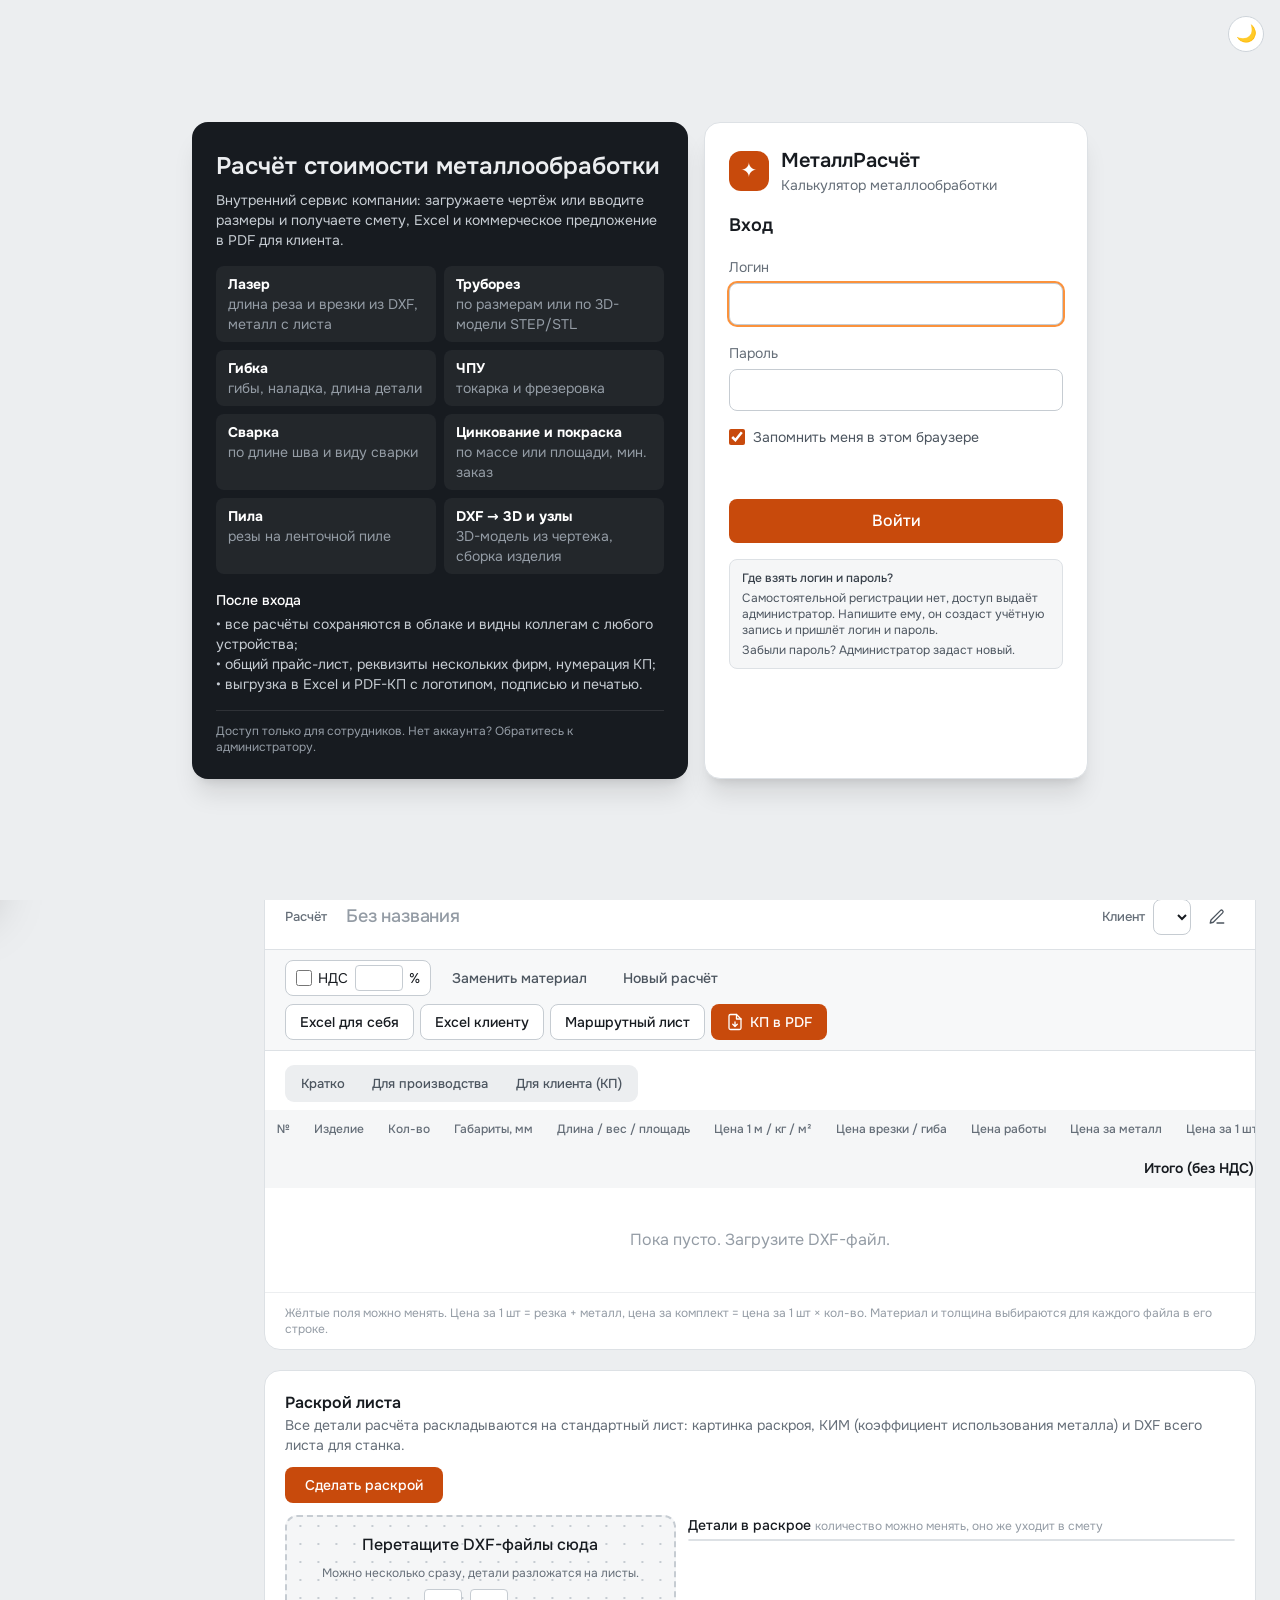
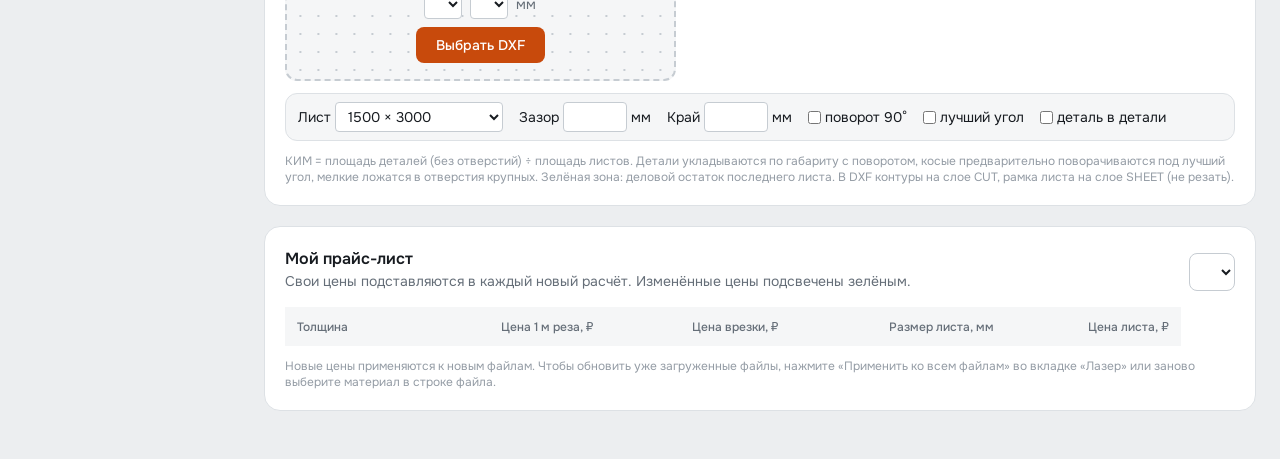
<file: cnc/index.html>
<!DOCTYPE html>
<html lang="ru">
<head>
  <meta charset="UTF-8" />
  <meta name="viewport" content="width=device-width, initial-scale=1.0" />
  <title>МеталлРасчёт — ЧПУ</title>
  <!-- ЧПУ теперь вкладка главной страницы. Эта страница только переадресует старые ссылки и закладки. -->
  <meta http-equiv="refresh" content="0; url=../index.html#cnc" />
  <script>location.replace('../index.html#cnc');</script>
</head>
<body>
  <p style="font:16px system-ui,sans-serif;padding:40px">ЧПУ переехала во вкладку калькулятора. <a href="../index.html#cnc">Открыть</a></p>
</body>
</html>
</file>
<file: assets/style.5a00731037.css>
.drop-zone {
  transition: border-color 0.15s, background-color 0.15s;
}
.drop-zone:hover,
.drop-zone.is-dragover {
  border-color: #f97316;
  background-color: #fff7ed;
}
.calc-table th,
.calc-table td {
  padding: 0.6rem 0.75rem;
  white-space: nowrap;
}
.calc-table th {
  font-weight: 500;
  font-size: 0.8rem;
}
.calc-table tbody tr {
  border-top: 1px solid #e4e7ea;
}
.calc-table tbody tr:hover {
  background-color: #f7f8f9;
}
.calc-table tbody tr.is-selected {
  background-color: #fff7ed;
}
.cell-input,
.cell-select {
  border: 1px solid transparent;
  border-radius: 0.375rem;
  padding: 0.25rem 0.4rem;
  background: transparent;
  font: inherit;
}
.cell-input {
  width: 6.5rem;
  text-align: right;
  background-color: #fefce8; 
}
.cell-input:hover,
.cell-select:hover {
  border-color: #cdd3d9;
}
.cell-input:focus,
.cell-select:focus {
  outline: none;
  border-color: #f97316;
  box-shadow: 0 0 0 2px rgba(249, 115, 22, 0.2);
  background-color: #fff;
}
.cell-input.is-custom {
  background-color: #dcfce7; 
}
.cell-input.is-invalid {
  border-color: #ef4444;
}
.cell-input-sm {
  width: 4.5rem;
}
.cell-name {
  width: 10rem;
  border: 1px solid transparent;
  border-radius: 0.375rem;
  padding: 0.25rem 0.4rem;
  background: transparent;
  font: inherit;
}
.cell-name:hover {
  border-color: #cdd3d9;
}
.cell-name:focus {
  outline: none;
  border-color: #f97316;
  background-color: #fff;
}
.calc-table tbody tr.file-row {
  background-color: #f2f4f5;
  border-top: 2px solid #cdd3d9;
}
.calc-table tbody tr.file-row:hover {
  background-color: #e4e7ea;
}
.calc-table tbody tr.file-row.is-selected {
  background-color: #ffedd5;
}
.file-row .cell-select {
  border-color: #cdd3d9;
  background-color: #fff;
}
.cell-input::-webkit-outer-spin-button,
.cell-input::-webkit-inner-spin-button {
  -webkit-appearance: none;
  margin: 0;
}
.cell-input[type="number"] {
  -moz-appearance: textfield;
}
.file-link {
  color: #171b20;
  text-decoration: underline dotted #9aa2ab;
  text-underline-offset: 3px;
  cursor: pointer;
  max-width: 16rem;
  overflow: hidden;
  text-overflow: ellipsis;
  display: inline-block;
  vertical-align: bottom;
}
.file-link:hover {
  color: #ea580c;
}
.toast {
  animation: toast-in 0.2s ease-out;
}
@keyframes toast-in {
  from { opacity: 0; transform: translateY(8px); }
  to   { opacity: 1; transform: translateY(0); }
}
.summary-line {
  display: flex;
  align-items: baseline;
  gap: 0.5rem;
}
.summary-dots {
  flex: 1;
  border-bottom: 1px dotted #cdd3d9;
  min-width: 1rem;
}
.vat-toggle:has(#vatCheckbox:checked) {
  border-color: #f97316;
  background-color: #fff7ed;
}
.history-drawer {
  transform: translateX(-100%);
  transition: transform 0.2s ease-out;
}
.history-drawer.is-open {
  transform: translateX(0);
}
.history-item {
  display: flex;
  gap: 0.5rem;
  padding: 0.75rem;
  border: 1px solid #e4e7ea;
  border-radius: 0.75rem;
  background: #fff;
}
.history-item:hover {
  border-color: #fdba74;
  background: #fff7ed;
}
.history-item.is-current {
  border-color: #f97316;
  box-shadow: inset 3px 0 0 #f97316;
}
.history-action {
  width: 2rem;
  height: 2rem;
  border-radius: 0.5rem;
  color: #9aa2ab;
}
.history-action:hover {
  background: #f2f4f5;
}
.hidden {
  display: none !important;
}
@media (max-width: 639px) { .max-sm\:hidden { display: none !important; } }
@media (max-width: 767px) { .max-md\:hidden { display: none !important; } }
@media (min-width: 768px) { .md\:hidden { display: none !important; } }
.calc-table tbody tr.weld-row-head {
  background-color: #fff7ed;
}
.calc-table tbody tr.service-row-head {
  background-color: #f0f9ff;
}
.field-required input {
  border-color: #fb923c;
}
@media (max-width: 1279px) { .max-xl\:hidden { display: none !important; } }
.tube-report-ok { color: #065f46; background: #ecfdf5; border-radius: 0.5rem; padding: 0.4rem 0.6rem; }
.tube-report-err { color: #991b1b; background: #fef2f2; border-radius: 0.5rem; padding: 0.4rem 0.6rem; }
.export-btn {
  display: flex;
  flex-direction: column;
  align-items: center;
  gap: 0.1rem;
  border-radius: 0.6rem;
  background: #059669;
  color: #fff;
  padding: 0.55rem 0.5rem;
  font-size: 0.95rem;
}
.export-btn span { font-size: 0.7rem; opacity: 0.85; }
.export-btn:hover { background: #047857; }
.export-btn:disabled { opacity: 0.4; cursor: not-allowed; }
.calc-table tbody tr.node-row-head { background-color: #f5f3ff; }
.calc-table tbody tr.node-op-row td { background-color: #faf9ff; }
.ral-chip { display: inline-flex; align-items: center; gap: 4px; padding: 3px 6px 3px 3px; border: 1px solid #e4e7ea; border-radius: 8px; background: #fff; font-size: 12px; cursor: pointer; }
.ral-chip:hover { border-color: #fdba74; }
.ral-chip.is-selected { border-color: #f97316; box-shadow: 0 0 0 2px #fed7aa; }
.ral-swatch { display: inline-block; width: 20px; height: 20px; border-radius: 5px; border: 1px solid rgba(15,23,42,.15); }
.ral-swatch-lg { width: 28px; height: 28px; }
.ral-code { font-variant-numeric: tabular-nums; color: #3a414a; }
.pv-btn { border: 1px solid #cdd3d9; border-radius: 8px; padding: 4px 10px; background: #fff; }
.pv-btn:hover { background: #f7f8f9; }
.pv-btn.is-active { background: #0284c7; color: #fff; border-color: #0284c7; }
.pv-btn-sm { padding: 2px 8px; font-size: 12px; }
.inspect-item { display: flex; gap: 8px; align-items: flex-start; border-radius: 10px; padding: 6px 8px; font-size: 13px; border: 1px solid #e4e7ea; }
.inspect-icon { flex: none; width: 20px; height: 20px; border-radius: 999px; display: inline-flex; align-items: center; justify-content: center; font-size: 11px; font-weight: 700; color: #fff; margin-top: 1px; }
.inspect-ok { background: #f0fdf4; border-color: #bbf7d0; } .inspect-ok .inspect-icon { background: #16a34a; }
.inspect-warn { background: #fffbeb; border-color: #fde68a; } .inspect-warn .inspect-icon { background: #d97706; }
.inspect-bad { background: #fff1f2; border-color: #fecdd3; } .inspect-bad .inspect-icon { background: #e11d48; }
.inspect-info { background: #f7f8f9; } .inspect-info .inspect-icon { background: #69727c; }
.client-item { display: block; width: 100%; text-align: left; border-radius: 10px; padding: 6px 10px; border: 1px solid transparent; }
.client-item:hover { background: #f2f4f5; }
.client-item.is-active { background: #e0f2fe; border-color: #7dd3fc; }
.tpl-card { display: flex; align-items: center; gap: 8px; border: 1px solid #e4e7ea; border-radius: 12px; padding: 8px 10px; background: #fff; text-align: left; }
.tpl-card:hover { border-color: #fdba74; }
.tpl-card.is-active { border-color: #f97316; background: #fff7ed; box-shadow: 0 0 0 2px #fed7aa; }
.tpl-icon { width: 34px; height: 34px; color: #ea580c; flex: none; }
.tpl-icon svg { width: 100%; height: 100%; }
.profit-verdict { border-radius: 999px; padding: 6px 14px; font-size: 14px; font-weight: 600; }
.profit-good { background: #dcfce7; color: #15803d; }
.profit-mid { background: #ecfccb; color: #4d7c0f; }
.profit-warn { background: #fef3c7; color: #b45309; }
.profit-bad { background: #ffe4e6; color: #be123c; }
.nest-thumb { border: 1px solid #e4e7ea; border-radius: 8px; padding: 4px; background: #fff; }
.nest-thumb:hover { border-color: #fdba74; }
.nest-thumb.is-active { border-color: #f97316; box-shadow: 0 0 0 2px #fed7aa; }
.machine-btn { display: flex; flex-wrap: wrap; align-items: center; gap: 6px; text-align: left; border: 1px solid #e4e7ea; border-radius: 12px; padding: 8px 10px; background: #fff; }
.machine-btn:hover { border-color: #fdba74; }
.machine-btn.is-active { border-color: #f97316; background: #fff7ed; box-shadow: 0 0 0 2px #fed7aa; }
.machine-dot { width: 10px; height: 10px; border-radius: 999px; background: #cdd3d9; flex: none; }
.machine-dot.is-online { background: #22c55e; box-shadow: 0 0 0 3px rgba(34, 197, 94, 0.25); }
.send-item { display: flex; gap: 8px; align-items: flex-start; padding: 6px 12px; cursor: pointer; }
.send-item:hover { background: #f7f8f9; }
.job-badge { display: inline-block; border-radius: 999px; padding: 1px 8px; font-size: 12px; white-space: nowrap; }
.job-ok { background: #dcfce7; color: #15803d; }
.job-wait { background: #fef3c7; color: #b45309; }
.job-err { background: #ffe4e6; color: #be123c; }
html.dark .machine-btn { background: #181c21; border-color: #3a414a; }
html.dark .machine-btn.is-active { background: rgba(249, 115, 22, 0.13); border-color: #f97316; box-shadow: none; }
html.dark .send-item:hover { background: #1b1f24; }
html.dark .job-ok { background: rgba(34, 197, 94, 0.16); color: #4ade80; }
html.dark .job-wait { background: rgba(245, 158, 11, 0.16); color: #fbbf24; }
html.dark .job-err { background: rgba(244, 63, 94, 0.18); color: #fb7185; }
.tn-bar { display: flex; height: 34px; border: 1px solid #9aa2ab; border-radius: 6px; overflow: hidden; background: #e4e7ea; }
.tn-piece, .tn-rest, .tn-trim, .tn-kerf { display: flex; align-items: center; justify-content: center; min-width: 0; overflow: hidden; flex-shrink: 0; flex-grow: 0; }
.tn-piece { border-right: 1px solid rgba(23, 27, 32, 0.35); font-size: 12px; font-weight: 600; color: #171b20; }
.tn-piece span, .tn-rest span { white-space: nowrap; padding: 0 2px; }
.tn-kerf { background: #171b20; }
.tn-trim { background: #69727c; }
.tn-rest { flex-grow: 1; background: repeating-linear-gradient(45deg, #cdd3d9 0 6px, #e4e7ea 6px 12px); font-size: 11px; color: #4c555f; }
.tn-rest.is-keep { background: repeating-linear-gradient(45deg, #bbf7d0 0 6px, #dcfce7 6px 12px); color: #166534; }
html.dark .tn-bar { border-color: #4c555f; background: #22272d; }
html.dark .tn-rest { background: repeating-linear-gradient(45deg, #3a414a 0 6px, #22272d 6px 12px); color: #cdd3d9; }
html.dark .tn-rest.is-keep { background: repeating-linear-gradient(45deg, rgba(34,197,94,.35) 0 6px, rgba(34,197,94,.2) 6px 12px); color: #bbf7d0; }
.tn-tail { display: flex; align-items: center; justify-content: center; flex-shrink: 0; background: repeating-linear-gradient(-45deg, #4c555f 0 5px, #3a414a 5px 10px); color: #fff; font-size: 10px; overflow: hidden; }
.tn-tail span { white-space: nowrap; }
.tn-mode { background: #fff; color: #4c555f; }
.tn-mode.is-active { background: #f97316; color: #fff; }
html.dark .tn-mode { background: #181c21; color: #a9b1b9; }
html.dark .tn-mode.is-active { background: #f97316; color: #fff; }
.help-q {
  display: inline-flex; align-items: center; justify-content: center;
  width: 15px; height: 15px; margin-left: 5px; vertical-align: 1px;
  border-radius: 999px; border: 1px solid #fdba74; background: #fff7ed; color: #ea580c;
  font: 700 10px/1 system-ui, sans-serif; cursor: help; user-select: none; flex: none;
  transition: background .15s, color .15s, transform .15s;
}
.help-q:hover, .help-q:focus-visible { background: #f97316; color: #fff; border-color: #f97316; transform: scale(1.12); outline: none; }
th .help-q { text-transform: none; }
.help-pop {
  --hp-metal: #cdd3d9; --hp-edge: #69727c; --hp-laser: #f97316; --hp-ok: #16a34a; --hp-bad: #dc2626;
  --hp-blue: #3b82f6; --hp-text: #3a414a; --hp-bg: #ffffff;
  position: fixed; z-index: 9999; width: 300px; max-width: calc(100vw - 16px);
  background: var(--hp-bg); color: var(--hp-text); border: 1px solid #fed7aa; border-radius: 14px;
  box-shadow: 0 18px 40px -12px rgba(23, 27, 32, .35); padding: 12px 14px;
  font: 13px/1.45 system-ui, -apple-system, "Segoe UI", Roboto, sans-serif; text-align: left; font-weight: 400; text-transform: none; letter-spacing: normal; white-space: normal;
  opacity: 0; transform: translateY(4px) scale(.98); pointer-events: none; transition: opacity .15s, transform .15s;
}
.help-pop.above { transform: translateY(-4px) scale(.98); }
.help-pop.show { opacity: 1; transform: none; pointer-events: auto; }
.help-pop .hp-title { font-weight: 700; color: #c2410c; margin-bottom: 6px; font-size: 14px; }
.help-pop .hp-pic { background: #f7f8f9; border-radius: 10px; padding: 6px; margin-bottom: 8px; }
.help-pop .hp-svg { display: block; width: 100%; height: auto; }
.help-pop .hp-tip { margin-top: 8px; padding: 6px 8px; background: #fff7ed; border-radius: 8px; font-size: 12px; }
html.dark .help-q { background: #431407; border-color: #9a3412; color: #fdba74; }
html.dark .help-q:hover { background: #f97316; color: #fff; }
html.dark .help-pop {
  --hp-metal: #4c555f; --hp-edge: #9aa2ab; --hp-ok: #4ade80; --hp-bad: #f87171; --hp-blue: #60a5fa; --hp-text: #e4e7ea; --hp-bg: #22272d;
  border-color: #7c2d12; box-shadow: 0 18px 40px -12px rgba(0, 0, 0, .7);
}
html.dark .help-pop .hp-title { color: #fdba74; }
html.dark .help-pop .hp-pic { background: #171b20; }
html.dark .help-pop .hp-tip { background: #431407; }
#tplError.is-warn { background: #fffbeb; color: #b45309; }
html.dark #tplError.is-warn { background: #451a03; color: #fcd34d; }
.short-del { color: #9aa2ab; padding: 2px 8px; border-radius: 6px; font-size: 14px; line-height: 1; }
.short-del:hover { color: #dc2626; background: #fee2e2; }
html.dark .short-del:hover { color: #fca5a5; background: #450a0a; }
.short-trash { border: 1px dashed #cdd3d9; border-radius: 10px; padding: 8px 12px; background: #f7f8f9; }
.short-trash summary { cursor: pointer; font-size: 13px; color: #4c555f; }
html.dark .short-trash { border-color: #3a414a; background: #171b20; }
html.dark .short-trash summary { color: #cdd3d9; }
.admin-tab { padding: 6px 12px; border-radius: 8px 8px 0 0; color: #69727c; border-bottom: 2px solid transparent; }
.admin-tab.is-active { color: #b45309; border-bottom-color: #f59e0b; font-weight: 600; }
.admin-badge { display: inline-block; padding: 1px 8px; border-radius: 999px; font-size: 12px; }
.admin-badge.is-ok { background: #dcfce7; color: #166534; }
.admin-badge.is-bad { background: #fee2e2; color: #991b1b; }
.admin-act { font-size: 12px; padding: 3px 8px; border-radius: 6px; border: 1px solid #cdd3d9; }
.admin-act:hover { background: #f2f4f5; }
.admin-act.is-danger { border-color: #fca5a5; color: #b91c1c; }
.admin-act.is-danger:hover { background: #fee2e2; }
html.dark .admin-badge.is-ok { background: #052e16; color: #86efac; }
html.dark .admin-badge.is-bad { background: #450a0a; color: #fca5a5; }
html.dark .admin-act { border-color: #4c555f; }
html.dark .admin-act:hover { background: #22272d; }
html.dark .admin-tab.is-active { color: #fcd34d; }
.admin-form { border: 1px solid #fcd34d; background: #fffbeb; border-radius: 12px; padding: 14px; margin-bottom: 14px; }
.admin-in { width: 100%; margin-top: 2px; border: 1px solid #cdd3d9; border-radius: 8px; padding: 6px 9px; font-size: 14px; background: #fff; }
.admin-badge.is-warn { background: #fef3c7; color: #92400e; }
html.dark .admin-form { background: #1c1404; border-color: #78350f; }
html.dark .admin-in { background: #171b20; border-color: #4c555f; color: #e4e7ea; }
html.dark .admin-badge.is-warn { background: #451a03; color: #fcd34d; }
.status-select {
  --st: #69727c;
  appearance: none; -webkit-appearance: none;
  border: 1px solid color-mix(in srgb, var(--st) 45%, transparent);
  background: color-mix(in srgb, var(--st) 12%, transparent);
  color: var(--st);
  border-radius: 999px; padding: 1px 10px; font-size: 12px; font-weight: 600; cursor: pointer; max-width: 100%;
}
.status-select-lg { font-size: 13px; padding: 3px 12px; }
.status-select option { color: #171b20; background: #fff; font-weight: 400; }
.status-chip {
  --st: #4c555f;
  border: 1px solid #e4e7ea; border-radius: 999px; padding: 2px 9px; font-size: 12px; color: #4c555f; background: #fff;
}
.status-chip:hover { border-color: var(--st); }
.status-chip.is-active { background: var(--st); border-color: var(--st); color: #fff; }
.is-locked { opacity: .55; }
.is-locked:hover { opacity: .8; }
.lock-ico { font-size: .85em; }
.pricing-period { display: inline-flex; gap: 4px; padding: 4px; border-radius: 12px; background: #f2f4f5; flex-wrap: wrap; justify-content: center; }
.pricing-period-btn { position: relative; padding: 6px 14px; border-radius: 9px; font-size: 14px; color: #4c555f; }
.pricing-period-btn.is-active { background: #fff; color: #171b20; font-weight: 600; box-shadow: 0 1px 3px rgba(15,23,42,.15); }
.pricing-save { margin-left: 6px; padding: 1px 6px; border-radius: 999px; background: #dcfce7; color: #15803d; font-size: 11px; font-weight: 700; }
.pricing-card { position: relative; display: flex; flex-direction: column; border: 1px solid #e4e7ea; border-radius: 16px; padding: 20px; background: #fff; }
.pricing-card.is-hit { border: 2px solid #f97316; box-shadow: 0 10px 30px rgba(249,115,22,.18); }
.pricing-card.is-target { outline: 3px solid #fdba74; outline-offset: 2px; }
.pricing-hit { position: absolute; top: -12px; right: 16px; background: #f97316; color: #fff; font-size: 12px; font-weight: 700; padding: 2px 10px; border-radius: 999px; }
.pricing-btn { margin-top: 16px; width: 100%; border-radius: 10px; padding: 9px 12px; font-weight: 600; border: 1px solid #cdd3d9; color: #171b20; background: #fff; }
.pricing-btn:hover:not(:disabled) { background: #f7f8f9; }
.pricing-btn.is-hit { background: #f97316; border-color: #f97316; color: #fff; }
.pricing-btn.is-hit:hover:not(:disabled) { background: #ea580c; }
.pricing-btn:disabled { opacity: .6; cursor: default; }
.admin-feat { display: flex; align-items: center; gap: 6px; font-size: 13px; padding: 3px 6px; border-radius: 6px; }
.admin-feat.is-custom { background: #fef3c7; }
#userBox > * { white-space: nowrap; }
#planBadge.is-soon { background: #fee2e2; border-color: #fca5a5; color: #b91c1c; }
body.op-mode main:not(#opPage), body.op-mode #mainNav, body.op-mode #historyBtn, body.op-mode #sendBtn, body.op-mode #clientsBtn,
body.op-mode #companyBtn, body.op-mode #adminBtn, body.op-mode #planBadge, body.op-mode #priceSection { display: none !important; }
.op-card { border: 1px solid #e4e7ea; border-left: 4px solid #f97316; border-radius: 14px; padding: 12px 14px; background: #fff; }
.op-card.is-work { border-left-color: #0284c7; }
.op-card.is-done { border-left-color: #10b981; opacity: .75; }
.job-new { background: #ffedd5; color: #9a3412; }
body.helper-mode main:not(#helperPage), body.helper-mode #mainNav, body.helper-mode #historyBtn, body.helper-mode #sendBtn, body.helper-mode #clientsBtn,
body.helper-mode #companyBtn, body.helper-mode #planBadge, body.helper-mode #orgBadge { display: none !important; }
.photo-spin { width: 18px; height: 18px; border-radius: 50%; border: 2px solid currentColor; border-right-color: transparent; animation: photo-spin .8s linear infinite; flex: none; }
@keyframes photo-spin { to { transform: rotate(360deg); } }
:root {
  --c-canvas: #eceef0;
  --c-surface: #ffffff;
  --c-surface-2: #f7f8f9;
  --c-ink: #171b20;
  --c-ink-2: #4c555f;
  --c-ink-3: #656e78;
  --c-line: #dde1e5;
  --c-line-strong: #c6ccd2;
  --c-hover: #eceef0;
  --c-brand: #f97316;          
  --c-brand-btn: #c84a0c;      
  --c-brand-btn-hover: #ad3f09;
  --c-brand-soft: #fff3ea;
  --c-rail: #171b20;
  --c-rail-ink: #c3c9cf;
  --c-rail-ink-2: #858e98;
  --c-rail-hover: #22282f;
  --c-rail-active: #2a3139;
  --nav-w: 15rem;
  --hdr-h: 3.75rem;
}
body { font-family: 'Onest', 'Segoe UI', system-ui, sans-serif; -webkit-font-smoothing: antialiased; }
body.bg-slate-50 { background-color: var(--c-canvas); color: var(--c-ink); }
.sr-only { position: absolute; width: 1px; height: 1px; padding: 0; margin: -1px; overflow: hidden; clip: rect(0, 0, 0, 0); white-space: nowrap; border: 0; }
.ico { width: 1.125rem; height: 1.125rem; flex: none; fill: none; stroke: currentColor; stroke-width: 1.75; stroke-linecap: round; stroke-linejoin: round; }
.ico-sm { width: 0.875rem; height: 0.875rem; }
.app-shell { display: grid; grid-template-columns: var(--nav-w) minmax(0, 1fr); min-height: 100vh; }
body.op-mode .app-shell, body.helper-mode .app-shell { display: block; }
.app-main { min-width: 0; display: flex; flex-direction: column; }
.app-content { width: 100%; max-width: 88rem; margin: 0 auto; padding: 1.25rem 1.5rem 3rem; }
.main-nav {
  position: sticky; top: 0; height: 100vh; z-index: 35;
  display: flex; flex-direction: column;
  background: var(--c-rail); color: var(--c-rail-ink);
}
.nav-brand { height: var(--hdr-h); flex: none; display: flex; align-items: center; gap: 0.625rem; padding: 0 1rem; border-bottom: 1px solid rgba(255, 255, 255, 0.07); }
.nav-logo { width: 1.875rem; height: 1.875rem; flex: none; border-radius: 0.5rem; background: var(--c-brand); color: #fff; display: inline-flex; align-items: center; justify-content: center; font-size: 1rem; font-weight: 700; }
.nav-brand-text { display: flex; flex-direction: column; line-height: 1.15; min-width: 0; }
.nav-brand-name { color: #fff; font-weight: 600; font-size: 0.95rem; letter-spacing: -0.01em; }
.nav-brand-sub { color: var(--c-rail-ink-2); font-size: 0.75rem; }
.nav-close { display: none; margin-left: auto; width: 2.25rem; height: 2.25rem; border-radius: 0.5rem; align-items: center; justify-content: center; color: var(--c-rail-ink); }
.nav-close svg { width: 1.25rem; height: 1.25rem; fill: none; stroke: currentColor; stroke-width: 1.75; stroke-linecap: round; }
.nav-close:hover { background: var(--c-rail-hover); color: #fff; }
.nav-scroll { flex: 1; overflow-y: auto; padding: 0.25rem 0.625rem 1.25rem; scrollbar-width: thin; scrollbar-color: #39414a transparent; }
.nav-group { margin-top: 1rem; }
.nav-group-title { padding: 0 0.625rem 0.25rem; font-size: 0.75rem; font-weight: 500; color: var(--c-rail-ink-2); }
.main-nav .tab-btn {
  position: relative; display: flex; align-items: center; gap: 0.625rem;
  width: 100%; min-height: 2.25rem; padding: 0.4rem 0.625rem;
  border-radius: 0.4375rem; text-align: left; font-size: 0.875rem; line-height: 1.25;
  color: var(--c-rail-ink); white-space: normal;
  transition: background-color 0.15s, color 0.15s;
}
.main-nav .tab-btn .ico { color: var(--c-rail-ink-2); transition: color 0.15s; }
.main-nav .tab-btn:hover { background: var(--c-rail-hover); color: #fff; }
.main-nav .tab-btn:hover .ico { color: var(--c-rail-ink); }
.main-nav .tab-btn.is-active { background: var(--c-rail-active); color: #fff; font-weight: 600; }
.main-nav .tab-btn.is-active .ico { color: var(--c-brand); }
.main-nav .tab-btn.is-active::before {
  content: ""; position: absolute; left: -0.625rem; top: 0.45rem; bottom: 0.45rem; width: 3px;
  border-radius: 0 3px 3px 0; background: var(--c-brand);
  box-shadow: 0 0 6px 1px rgba(249, 115, 22, 0.75), 0 0 16px rgba(249, 115, 22, 0.35);
}
.main-nav .tab-btn:focus-visible { outline: 2px solid var(--c-brand); outline-offset: -2px; }
.main-nav .tab-btn .lock-ico { margin-left: auto; font-size: 0.7rem; }
.main-nav .tab-btn.is-locked { opacity: 0.6; }
.app-header {
  position: sticky; top: 0; z-index: 30;
  background: rgba(255, 255, 255, 0.92); backdrop-filter: saturate(1.4) blur(8px);
  border-bottom: 1px solid var(--c-line);
}
.app-header-row { height: var(--hdr-h); display: flex; align-items: center; gap: 0.5rem; padding: 0 1.5rem; }
.hdr-brand, .hdr-icon-btn.nav-open { display: none; }
.hdr-icon-btn {
  width: 2.25rem; height: 2.25rem; flex: none; border-radius: 0.5rem;
  display: inline-flex; align-items: center; justify-content: center;
  color: var(--c-ink-2); transition: background-color 0.15s, color 0.15s;
}
.hdr-icon-btn:hover { background: var(--c-hover); color: var(--c-ink); }
.hdr-icon-btn svg { width: 1.125rem; height: 1.125rem; fill: none; stroke: currentColor; stroke-width: 1.75; stroke-linecap: round; stroke-linejoin: round; }
.btn {
  display: inline-flex; align-items: center; justify-content: center; gap: 0.4rem;
  height: 2.25rem; padding: 0 0.875rem; border-radius: 0.5rem; border: 1px solid transparent;
  font-size: 0.875rem; font-weight: 500; line-height: 1; white-space: nowrap; cursor: pointer;
  transition: background-color 0.15s, border-color 0.15s, color 0.15s;
}
.btn:disabled { opacity: 0.45; cursor: not-allowed; }
.btn-primary { background: var(--c-brand-btn); color: #fff; }
.btn-primary:not(:disabled):hover { background: var(--c-brand-btn-hover); }
.btn-secondary { background: var(--c-surface); border-color: var(--c-line-strong); color: var(--c-ink); }
.btn-secondary:not(:disabled):hover { background: var(--c-surface-2); border-color: #949ca5; }
.btn-ghost { background: transparent; color: var(--c-ink-2); }
.btn-ghost:not(:disabled):hover { background: var(--c-hover); color: var(--c-ink); }
.btn:focus-visible, .hdr-icon-btn:focus-visible, .user-menu-btn:focus-visible, .menu-item:focus-visible, .view-btn:focus-visible {
  outline: 2px solid var(--c-brand); outline-offset: 2px;
}
.user-menu { position: relative; }
.user-menu-btn {
  list-style: none; display: flex; align-items: center; gap: 0.5rem; height: 2.25rem;
  padding: 0 0.5rem 0 0.25rem; border-radius: 0.5rem; cursor: pointer; color: var(--c-ink);
  transition: background-color 0.15s;
}
.user-menu-btn::-webkit-details-marker { display: none; }
.user-menu-btn:hover, .user-menu[open] .user-menu-btn { background: var(--c-hover); }
.user-menu-btn > .ico { color: var(--c-ink-3); transition: transform 0.15s; }
.user-menu[open] .user-menu-btn > .ico { transform: rotate(180deg); }
.user-avatar { width: 1.75rem; height: 1.75rem; border-radius: 999px; background: var(--c-hover); color: var(--c-ink-2); display: inline-flex; align-items: center; justify-content: center; }
.user-avatar svg { width: 1rem; height: 1rem; fill: none; stroke: currentColor; stroke-width: 1.75; stroke-linecap: round; }
.user-menu-panel {
  position: absolute; right: 0; top: calc(100% + 0.375rem); z-index: 40; width: 17.5rem;
  padding: 0.375rem; border-radius: 0.75rem; background: var(--c-surface); border: 1px solid var(--c-line);
  box-shadow: 0 12px 32px rgba(23, 27, 32, 0.14), 0 2px 6px rgba(23, 27, 32, 0.06);
}
.user-menu-meta { display: flex; flex-wrap: wrap; gap: 0.375rem; padding: 0.5rem 0.5rem 0.625rem; margin-bottom: 0.25rem; border-bottom: 1px solid var(--c-line); }
.menu-chip { display: inline-flex; align-items: center; font-size: 0.75rem; line-height: 1.3; padding: 0.15rem 0.5rem; border-radius: 999px; background: var(--c-surface-2); border: 1px solid var(--c-line); color: var(--c-ink-2); white-space: nowrap; }
.menu-chip-plan { background: var(--c-brand-soft); border-color: #fbc8a3; color: #9a3a0a; font-weight: 500; cursor: pointer; }
.menu-chip-plan:hover { border-color: var(--c-brand); }
.menu-chip-muted:empty { display: none; }
.menu-item { display: flex; align-items: center; gap: 0.625rem; width: 100%; padding: 0.5rem 0.625rem; border-radius: 0.5rem; font-size: 0.875rem; color: var(--c-ink); text-align: left; }
.menu-item .ico { color: var(--c-ink-3); }
.menu-item:hover { background: var(--c-hover); }
.menu-sep { height: 1px; margin: 0.25rem 0; background: var(--c-line); }
.est-head { display: flex; flex-wrap: wrap; align-items: center; justify-content: space-between; gap: 0.75rem 1.5rem; padding: 1rem 1.25rem 0.875rem; }
.est-title { display: flex; flex-wrap: wrap; align-items: center; gap: 0.5rem 0.625rem; min-width: 0; flex: 1 1 22rem; }
.est-client { display: flex; flex-wrap: wrap; align-items: center; gap: 0.5rem; }
.est-label { font-size: 0.8125rem; font-weight: 500; color: var(--c-ink-3); }
.est-name {
  width: min(28rem, 100%); min-width: 0; padding: 0.25rem 0.5rem; border-radius: 0.5rem;
  border: 1px solid transparent; background: transparent; color: var(--c-ink);
  font-size: 1.125rem; font-weight: 600; letter-spacing: -0.01em;
  transition: border-color 0.15s, background-color 0.15s;
}
.est-name:hover { border-color: var(--c-line-strong); }
.est-name:focus { outline: none; border-color: var(--c-brand); box-shadow: 0 0 0 3px rgba(249, 115, 22, 0.18); background: var(--c-surface); }
.est-name::placeholder { color: #949ca5; font-weight: 500; }
.field-sm { height: 2.25rem; padding: 0 0.5rem; border-radius: 0.5rem; border: 1px solid var(--c-line-strong); background: var(--c-surface); font-size: 0.875rem; color: var(--c-ink); }
.field-sm:focus { outline: none; border-color: var(--c-brand); box-shadow: 0 0 0 3px rgba(249, 115, 22, 0.18); }
.est-toolbar {
  display: flex; flex-wrap: wrap; align-items: center; justify-content: space-between; gap: 0.5rem 1rem;
  padding: 0.625rem 1.25rem; background: var(--c-surface-2);
  border-top: 1px solid var(--c-line); border-bottom: 1px solid var(--c-line);
}
.est-tools, .est-exports { display: flex; flex-wrap: wrap; align-items: center; gap: 0.375rem; }
.vat-toggle {
  display: inline-flex; align-items: center; gap: 0.4rem; height: 2.25rem; padding: 0 0.625rem;
  border-radius: 0.5rem; border: 1px solid var(--c-line-strong); background: var(--c-surface);
  font-size: 0.875rem; cursor: pointer; user-select: none;
}
.view-switch { display: inline-flex; gap: 2px; margin: 0.875rem 1.25rem 0.5rem; padding: 3px; border-radius: 0.5625rem; background: var(--c-hover); }
.view-btn { padding: 0.35rem 0.8rem; border-radius: 0.4375rem; font-size: 0.8125rem; font-weight: 500; color: var(--c-ink-2); transition: background-color 0.15s, color 0.15s; }
.view-btn:hover { color: var(--c-ink); }
.view-btn.is-active { background: var(--c-surface); color: var(--c-ink); box-shadow: 0 1px 2px rgba(23, 27, 32, 0.12), 0 0 0 1px rgba(23, 27, 32, 0.04); }
.calc-table th { font-size: 0.75rem; font-weight: 500; color: var(--c-ink-3); }
.calc-table td, .cell-input, .tabular { font-variant-numeric: tabular-nums; }
.drop-zone {
  background-image: radial-gradient(circle, #c6ccd2 1px, transparent 1.3px);
  background-size: 1.125rem 1.125rem; background-position: center;
}
.drop-zone:hover, .drop-zone.is-dragover { background-color: #fff8f2; background-image: radial-gradient(circle, #f7b48a 1px, transparent 1.3px); }
@media (max-width: 1023px) {
  .app-shell { display: block; }
  .main-nav {
    position: fixed; left: 0; top: 0; bottom: 0; height: auto; width: min(18rem, 86vw); z-index: 50;
    transform: translateX(-100%); transition: transform 0.2s ease-out; box-shadow: none;
  }
  body.nav-open .main-nav { transform: none; box-shadow: 12px 0 40px rgba(0, 0, 0, 0.35); }
  .nav-close { display: inline-flex; }
  .nav-backdrop { display: none; }
  body.nav-open .nav-backdrop { display: block; position: fixed; inset: 0; z-index: 45; background: rgba(14, 17, 20, 0.45); }
  body.nav-open { overflow: hidden; }
  .hdr-brand, .hdr-icon-btn.nav-open { display: inline-flex; }
  .hdr-brand { align-items: center; }
  .app-header-row { padding: 0 0.75rem; }
  .app-content { padding: 1rem 0.75rem 2.5rem; }
}
@media (min-width: 1024px) { .nav-backdrop { display: none; } }
@media (max-width: 639px) {
  .est-head, .est-toolbar { padding-left: 0.875rem; padding-right: 0.875rem; }
  .view-switch { margin-left: 0.875rem; margin-right: 0.875rem; }
  .est-exports .btn-secondary { padding: 0 0.625rem; }
  .app-header-row { gap: 0.25rem; padding: 0 0.5rem; }
  .app-header .btn { padding: 0 0.625rem; }
  .hdr-brand { display: none !important; }
  .user-menu-btn { padding-right: 0.25rem; }
}
@media (prefers-reduced-motion: reduce) {
  .main-nav, .main-nav .tab-btn, .btn, .user-menu-btn > .ico { transition: none !important; }
}
.laser-cols { display: grid; gap: 1rem 1.5rem; grid-template-columns: minmax(0, 1fr); align-items: start; }
@media (min-width: 768px) { .laser-cols { grid-template-columns: repeat(2, minmax(0, 1fr)); } .laser-col-metal { grid-column: 1 / -1; } }
@media (min-width: 1280px) { .laser-cols { grid-template-columns: minmax(0, 0.9fr) minmax(0, 1.1fr) minmax(0, 1fr); } .laser-col-metal { grid-column: auto; } }
#historyList { overflow-x: hidden; }
.history-item > * { min-width: 0; }
#cncTab .cell-input { width: 100%; background: transparent; padding: 2px 4px; border-radius: 4px; border: 1px solid transparent; text-align: right; }
#cncTab .cell-input:hover { border-color: var(--c-line-strong); }
#cncTab .cell-input:focus { outline: none; border-color: var(--c-brand); background: var(--c-surface); box-shadow: 0 0 0 2px rgba(249, 115, 22, 0.2); }
#cncTab .cell-input.overridden { background: #fef9c3; }
#cncTab tr.selected td { background: var(--c-brand-soft); }
#cnc-dropzone.drag { border-color: var(--c-brand); background-color: #fff8f2; }
#cncTab .rg-in.custom { background: #fef9c3; }
#cncTab .mrr-bar { display: flex; height: 22px; border-radius: 8px; overflow: hidden; background: var(--c-line); }
#cncTab .mrr-bar span { display: block; height: 100%; transition: width .3s; }
#cnc-mrrPart { background: #656e78; }
#cnc-mrrChip { background: repeating-linear-gradient(135deg, #f59e0b 0 6px, #fbbf24 6px 12px); }
#cnc-mrrSteps li { display: flex; justify-content: space-between; gap: 12px; border-bottom: 1px dashed var(--c-line-strong); padding-bottom: 4px; }
#cnc-mrrSteps li b { white-space: nowrap; }
#cnc-mrrSteps li.total { border: 0; font-weight: 600; font-size: 15px; padding-top: 2px; }
html.dark #cncTab .cell-input.overridden, html.dark #cncTab .rg-in.custom { background: rgba(234, 179, 8, 0.15); }
html.dark #cnc-dropzone.drag { background-color: rgba(249, 115, 22, 0.1); }
@media (prefers-reduced-motion: reduce) { #cncTab .mrr-bar span { transition: none; } }
.btn-history { font-weight: 600; box-shadow: 0 1px 2px rgba(23, 27, 32, 0.06); }
.btn-history .ico { color: var(--c-brand-btn); }
.btn-history:not(:disabled):hover { border-color: var(--c-brand); background: var(--c-brand-soft); }
html.dark .btn-history .ico { color: #fb923c; }
</file>
<file: assets/theme.6f5d2c500f.css>
html.dark { color-scheme: dark; }
html.dark body { background-color: #101317 !important; color: #e4e7ea; }
html.dark .bg-white { background-color: #181c21; }
html.dark .bg-slate-50 { background-color: #14171b; }
html.dark .bg-slate-50\/70 { background-color: rgba(15, 23, 41, 0.7); }
html.dark .bg-slate-100 { background-color: #22272d; }
html.dark .bg-slate-200\/60 { background-color: rgba(30, 41, 59, 0.8); }
html.dark .bg-orange-50 { background-color: rgba(249, 115, 22, 0.13); }
html.dark .bg-orange-50\/40 { background-color: rgba(249, 115, 22, 0.07); }
html.dark .bg-emerald-50 { background-color: rgba(16, 185, 129, 0.13); }
html.dark .bg-sky-50 { background-color: rgba(14, 165, 233, 0.13); }
html.dark .bg-amber-50 { background-color: rgba(245, 158, 11, 0.13); }
html.dark .bg-rose-50 { background-color: rgba(244, 63, 94, 0.13); }
html.dark .bg-yellow-50 { background-color: rgba(234, 179, 8, 0.12); }
html.dark .bg-violet-50 { background-color: rgba(139, 92, 246, 0.14); }
html.dark .bg-violet-100 { background-color: rgba(139, 92, 246, 0.22); }
html.dark .border-violet-300 { border-color: rgba(139, 92, 246, 0.5); }
html.dark .text-violet-700,
html.dark .text-violet-900 { color: #c4b5fd; }
html.dark .bg-slate-900\/40 { background-color: rgba(8, 10, 12, 0.65); }
html.dark .bg-slate-800 { background-color: #3a414a; }
html.dark .from-slate-100 { --tw-gradient-from: #181c21 var(--tw-gradient-from-position); --tw-gradient-stops: var(--tw-gradient-from), var(--tw-gradient-to); }
html.dark .to-slate-200 { --tw-gradient-to: #101317 var(--tw-gradient-to-position); }
html.dark .hover\:bg-white:hover,
html.dark .hover\:bg-slate-50:hover,
html.dark .hover\:bg-slate-100:hover { background-color: #272d34; }
html.dark .hover\:bg-rose-50:hover { background-color: rgba(244, 63, 94, 0.15); }
html.dark .hover\:bg-emerald-50:hover { background-color: rgba(16, 185, 129, 0.15); }
html.dark .hover\:text-slate-900:hover,
html.dark .hover\:text-slate-700:hover { color: #f2f4f5; }
html.dark .text-slate-900,
html.dark .text-slate-800 { color: #e4e7ea; }
html.dark .text-slate-700 { color: #cdd3d9; }
html.dark .text-slate-600 { color: #a9b1b9; }
html.dark .text-slate-500 { color: #8f98a2; }
html.dark .text-slate-400 { color: #737c87; }
html.dark .text-slate-300 { color: #56606b; }
html.dark .text-emerald-600,
html.dark .text-emerald-700 { color: #34d399; }
html.dark .text-emerald-800 { color: #6ee7b7; }
html.dark .text-amber-600,
html.dark .text-amber-700,
html.dark .text-amber-800 { color: #fbbf24; }
html.dark .text-rose-600,
html.dark .text-rose-700,
html.dark .text-red-600 { color: #fb7185; }
html.dark .text-sky-700 { color: #38bdf8; }
html.dark .text-orange-600 { color: #fb923c; }
html.dark .text-blue-600 { color: #60a5fa; }
html.dark .border-slate-100,
html.dark .border-slate-200 { border-color: #2b3138; }
html.dark .border-slate-300 { border-color: #3a414a; }
html.dark .border-rose-200 { border-color: rgba(244, 63, 94, 0.45); }
html.dark .border-emerald-300,
html.dark .border-emerald-400 { border-color: rgba(16, 185, 129, 0.55); }
html.dark .border-sky-200 { border-color: rgba(14, 165, 233, 0.45); }
html.dark .border-orange-300 { border-color: rgba(249, 115, 22, 0.55); }
html.dark .divide-slate-100 > * + *,
html.dark .divide-slate-200 > * + * { border-color: #2b3138; }
html.dark :where(input:not([type="checkbox"]):not([type="radio"]):not([type="range"]):not([type="file"]), select, textarea) { background-color: #101317; color: #e4e7ea; border-color: #3a414a; }
html.dark input::placeholder,
html.dark textarea::placeholder { color: #5d6670; }
html.dark .bg-yellow-50 { color: #fde68a; }
html.dark .drop-zone:hover,
html.dark .drop-zone.is-dragover { background-color: rgba(249, 115, 22, 0.1); }
html.dark .calc-table tbody tr { border-top-color: #2b3138; }
html.dark .calc-table tbody tr:hover { background-color: #1b1f24; }
html.dark .calc-table tbody tr.is-selected { background-color: rgba(249, 115, 22, 0.12); }
html.dark .calc-table tbody tr.file-row { background-color: #1d2227; border-top-color: #3a414a; }
html.dark .calc-table tbody tr.file-row:hover { background-color: #262b31; }
html.dark .calc-table tbody tr.file-row.is-selected { background-color: rgba(249, 115, 22, 0.18); }
html.dark .calc-table tbody tr.weld-row-head { background-color: rgba(249, 115, 22, 0.1); }
html.dark .calc-table tbody tr.service-row-head { background-color: rgba(14, 165, 233, 0.1); }
html.dark .calc-table tbody tr.node-row-head { background-color: rgba(139, 92, 246, 0.14); }
html.dark .calc-table tbody tr.node-op-row td { background-color: rgba(139, 92, 246, 0.06); }
html.dark .cell-input,
html.dark .cell-select,
html.dark .cell-name { background-color: transparent; color: #e4e7ea; border-color: transparent; }
html.dark .cell-input { background-color: rgba(234, 179, 8, 0.09); }
html.dark .cell-input:hover,
html.dark .cell-select:hover,
html.dark .cell-name:hover { border-color: #4c555f; }
html.dark .cell-input:focus,
html.dark .cell-select:focus,
html.dark .cell-name:focus { background-color: #101317; border-color: #f97316; }
html.dark .cell-input.is-custom { background-color: rgba(34, 197, 94, 0.2); }
html.dark .file-row .cell-select { background-color: #101317; border-color: #3a414a; }
html.dark .file-link { color: #e4e7ea; }
html.dark .history-item { background: #181c21; border-color: #2b3138; }
html.dark .history-item:hover { background: rgba(249, 115, 22, 0.1); }
html.dark .history-action:hover { background: #272d34; }
html.dark .tube-report-ok { background: rgba(16, 185, 129, 0.13); color: #6ee7b7; }
html.dark .tube-report-err { background: rgba(244, 63, 94, 0.13); color: #fda4af; }
html.dark .ral-chip { background: #181c21; border-color: #3a414a; }
html.dark .ral-code { color: #cdd3d9; }
html.dark .pv-btn { background: #181c21; border-color: #3a414a; color: #e4e7ea; }
html.dark .pv-btn:hover { background: #272d34; }
html.dark .pv-btn.is-active { background: #0284c7; border-color: #0284c7; }
html.dark .inspect-item { border-color: #2b3138; }
html.dark .inspect-ok { background: rgba(22, 163, 74, 0.12); }
html.dark .inspect-warn { background: rgba(217, 119, 6, 0.13); }
html.dark .inspect-bad { background: rgba(225, 29, 72, 0.13); }
html.dark .inspect-info { background: #1b1f24; }
html.dark .client-item:hover { background: #272d34; }
html.dark .client-item.is-active { background: rgba(14, 165, 233, 0.16); border-color: rgba(14, 165, 233, 0.5); }
html.dark .tpl-card { background: #181c21; border-color: #3a414a; }
html.dark .tpl-card.is-active { background: rgba(249, 115, 22, 0.13); border-color: #f97316; box-shadow: none; }
html.dark .nest-thumb { background: #181c21; border-color: #3a414a; }
html.dark .profit-good { background: rgba(34, 197, 94, 0.16); color: #4ade80; }
html.dark .profit-mid { background: rgba(132, 204, 22, 0.16); color: #a3e635; }
html.dark .profit-warn { background: rgba(245, 158, 11, 0.16); color: #fbbf24; }
html.dark .profit-bad { background: rgba(244, 63, 94, 0.18); color: #fb7185; }
html.dark details > summary { color: #cdd3d9; }
html.dark .shadow-xl,
html.dark .shadow-2xl { box-shadow: 0 20px 40px rgba(0, 0, 0, 0.55); }
html.dark #dropzone.drag { background: rgba(37, 99, 235, 0.15); }
html.dark .cell-input.overridden { background: rgba(234, 179, 8, 0.15); }
html.dark tr.selected td { background: rgba(37, 99, 235, 0.15); }
.theme-btn { width: 2.25rem; height: 2.25rem; border-radius: 999px; border: 1px solid #cdd3d9; display: inline-flex; align-items: center; justify-content: center; font-size: 1.05rem; background: #fff; transition: transform 0.2s; flex: none; }
.theme-btn:hover { transform: rotate(-20deg) scale(1.08); }
html.dark .theme-btn { background: #22272d; border-color: #3a414a; }
html.dark .status-chip { background: #181c21; border-color: #2b3138; color: #cdd3d9; }
html.dark .status-chip.is-active { background: var(--st); border-color: var(--st); color: #fff; }
html.dark .status-select option { background: #181c21; color: #e4e7ea; }
html.dark .pricing-card { background: #181c21; border-color: #2b3138; }
html.dark .pricing-card.is-hit { border-color: #f97316; }
html.dark .pricing-period { background: #101317; }
html.dark .pricing-period-btn { color: #9aa2ab; }
html.dark .pricing-period-btn.is-active { background: #22272d; color: #f2f4f5; }
html.dark .pricing-btn { background: #22272d; border-color: #3a414a; color: #e4e7ea; }
html.dark .pricing-btn.is-hit { background: #f97316; color: #fff; }
html.dark .admin-feat.is-custom { background: rgba(245, 158, 11, .15); }
html.dark select option, html.dark select optgroup { background-color: #181c21; color: #e4e7ea; }
html.dark select optgroup { color: #fb923c; }
html.dark #tubeCatSelect { background-color: #101317; }
html.dark .op-card { background: #181c21; border-color: #2b3138; }
html.dark .op-card.is-work { border-left-color: #0284c7; }
html.dark .op-card.is-done { border-left-color: #10b981; }
html.dark .op-card { border-left-width: 4px; }
html.dark {
  --c-canvas: #101317;
  --c-surface: #181c21;
  --c-surface-2: #1d2227;
  --c-ink: #e4e7ea;
  --c-ink-2: #b4bbc3;
  --c-ink-3: #8f98a2;
  --c-line: #2b3138;
  --c-line-strong: #3a414a;
  --c-hover: #262b31;
  --c-brand-soft: rgba(249, 115, 22, 0.14);
  --c-rail: #0c0e11;
  --c-rail-hover: #181c21;
  --c-rail-active: #1f2429;
}
html.dark .app-header { background: rgba(16, 19, 23, 0.9); }
html.dark .main-nav { border-right: 1px solid #1f2429; }
html.dark .menu-chip-plan { border-color: rgba(249, 115, 22, 0.45); color: #fdba74; }
html.dark .user-menu-panel { box-shadow: 0 16px 40px rgba(0, 0, 0, 0.55); }
html.dark .btn-secondary:not(:disabled):hover { border-color: #56606b; }
html.dark .view-btn.is-active { background: #2b3138; box-shadow: none; }
html.dark .vat-toggle:has(#vatCheckbox:checked) { border-color: #f97316; background-color: rgba(249, 115, 22, 0.12); }
html.dark .est-name { background: transparent; border-color: transparent; }
html.dark .est-name:hover { border-color: var(--c-line-strong); }
html.dark .est-name:focus { background: #101317; border-color: #f97316; }
html.dark .drop-zone { background-image: radial-gradient(circle, #343b43 1px, transparent 1.3px); }
html.dark .drop-zone:hover, html.dark .drop-zone.is-dragover { background-image: radial-gradient(circle, rgba(249, 115, 22, 0.55) 1px, transparent 1.3px); }
</file>
